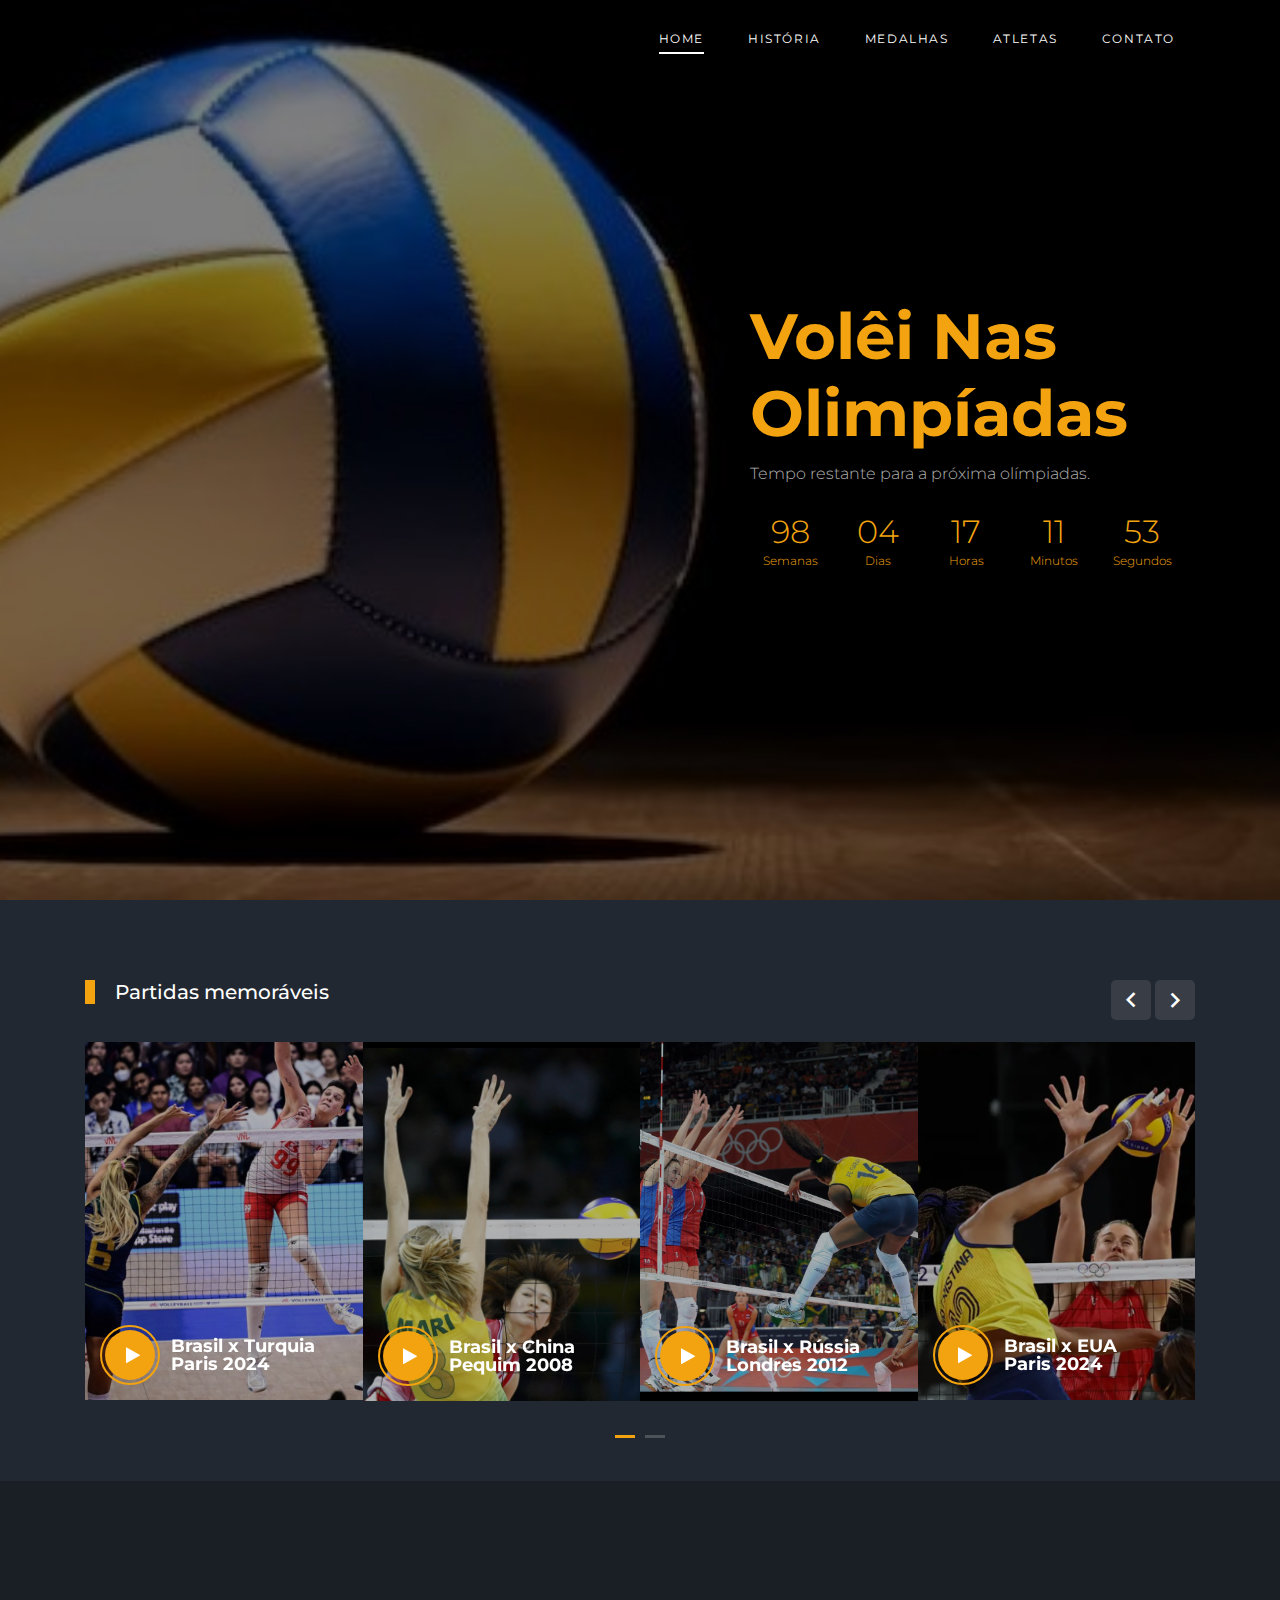
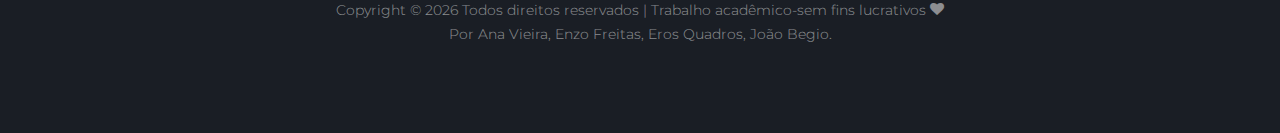
<file: index.html>
<!DOCTYPE html>
<html lang="en">

<head>
  <title>Olimpíadas &mdash; Volêi</title>
  <meta charset="utf-8">
  <meta name="viewport" content="width=device-width, initial-scale=1, shrink-to-fit=no">
  <link rel="icon" type="image/png" href="images/title.png" />

  <link href="https://fonts.googleapis.com/css2?family=Montserrat:wght@400;700&display=swap" rel="stylesheet">

  <link rel="stylesheet" href="fonts/icomoon/style.css">

  <link rel="stylesheet" href="css/bootstrap/bootstrap.css">
  <link rel="stylesheet" href="css/jquery-ui.css">
  <link rel="stylesheet" href="css/owl.carousel.min.css">
  <link rel="stylesheet" href="css/owl.theme.default.min.css">
  <link rel="stylesheet" href="css/owl.theme.default.min.css">

  <link rel="stylesheet" href="css/jquery.fancybox.min.css">

  <link rel="stylesheet" href="css/bootstrap-datepicker.css">

  <link rel="stylesheet" href="fonts/flaticon/font/flaticon.css">

  <link rel="stylesheet" href="css/aos.css">

  <link rel="stylesheet" href="css/style.css">
</head>

<body>
  <div class="site-wrap">
    <div class="site-mobile-menu site-navbar-target">
      <div class="site-mobile-menu-header">
        <div class="site-mobile-menu-close">
          <span class="icon-close2 js-menu-toggle"></span>
        </div>
      </div>
      <div class="site-mobile-menu-body"></div>
    </div>
    <header class="site-navbar py-4" role="banner">
      <div class="container">
        <div class="d-flex align-items-center">
          <div class="site-logo">
            <a href="index.html">
            </a>
          </div>
          <div class="ml-auto">
            <nav class="site-navigation position-relative text-right" role="navigation">
              <ul class="site-menu main-menu js-clone-nav mr-auto d-none d-lg-block">
                <li class="active "><a href="index.html" class="nav-link">Home</a></li>
                <li><a href="matches.html" class="nav-link">História</a></li>
                <li><a href="medalhas.html" class="nav-link">Medalhas</a></li>
                <li><a href="jogadores.html" class="nav-link">Atletas</a></li>
                <li><a href="contact.html" class="nav-link">Contato</a></li>
              </ul>
            </nav>
            <a href="#" class="d-inline-block d-lg-none site-menu-toggle js-menu-toggle text-black float-right text-white"><span
                class="icon-menu h3 text-white"></span></a>
          </div>
        </div>
      </div>
    </header>

    <div class="hero overlay" style="background-image: url('images/bg6.jpg');">
      <div class="container">
        <div class="row align-items-center">
          <div class="col-lg-5 ml-auto">
            <h1 class="text-white">Volêi Nas Olimpíadas </h1>
            <p>Tempo restante para a próxima olímpiadas.</p>
            <div id="date-countdown"></div>
          </div>
        </div>
      </div>
    </div>
    <div class="site-section">
      <div class="container">
        <div class="row">
          <div class="col-6 title-section">
            <h2 class="heading">Partidas memoráveis</h2>
          </div>
          <div class="col-6 text-right">
            <div class="custom-nav">
            <a href="#" class="js-custom-prev-v2"><span class="icon-keyboard_arrow_left"></span></a>
            <span></span>
            <a href="#" class="js-custom-next-v2"><span class="icon-keyboard_arrow_right"></span></a>
            </div>
          </div>
        </div>
        <div class="owl-4-slider owl-carousel">
          <div class="item">
            <div class="video-media">
              <img src="images/ftv2.png" alt="Image" class="img-fluid">
              <a href="https://www.youtube.com/watch?v=a_gPe1SQBMo" class="d-flex play-button align-items-center" target="_blank">
                <span class="icon mr-3">
                  <span class="icon-play"></span>
                </span>
                <div class="caption">
                  <h3 class="m-0">Brasil x Turquia <br>Paris 2024</h3>
                </div>
              </a>
            </div>
          </div>
          <div class="item">
            <div class="video-media">
              <img src="images/ft4.jpg" alt="Image" class="img-fluid">
              <a href="https://www.youtube.com/watch?v=X3l4f5DJeKs" class="d-flex play-button align-items-center" target="_blank">
                <span class="icon mr-3">
                  <span class="icon-play"></span>
                </span>
                <div class="caption">
                  <h3 class="m-0">Brasil x China <br>Pequim 2008 </h3>
                </div>
              </a>
            </div>
          </div>
          <div class="item">
            <div class="video-media">
              <img src="images/ftv1.jpg" alt="Image" class="img-fluid">
              <a href="https://www.youtube.com/watch?v=60EAzrLNEP4" class="d-flex play-button align-items-center" target="_blank">
                <span class="icon mr-3">
                  <span class="icon-play"></span>
                </span>
                <div class="caption">
                  <h3 class="m-0">Brasil x Rússia <br>Londres 2012</h3>
                </div>
              </a>
            </div>
          </div>
          <div class="item">
            <div class="video-media">
              <img src="images/ft7.png" alt="Image" class="img-fluid">
              <a href="https://www.youtube.com/watch?v=vW7zXnRtAkk" class="d-flex play-button align-items-center" target="_blank">
                <span class="icon mr-3">
                  <span class="icon-play"></span>
                </span>
                <div class="caption">
                  <h3 class="m-0">Brasil x EUA <br> Paris 2024</h3>
                </div>
              </a>
            </div>
          </div>
          <div class="item">
            <div class="video-media">
              <img src="images/ftv6.jpg" alt="Image" class="img-fluid">
              <a href="https://www.youtube.com/watch?v=G6x3MX721zI" class="d-flex play-button align-items-center" target="_blank">
                <span class="icon mr-3">
                  <span class="icon-play"></span>
                </span>
                <div class="caption">
                  <h3 class="m-0">Brasil x Cuba<br> Sydney 2000 </h3>
                </div>
              </a>
            </div>
          </div>
         
          <div class="item">
            <div class="video-media">
              <img src="images/ftv3.jpg" alt="Image" class="img-fluid">
              <a href="https://www.youtube.com/watch?v=zLseLHc7IO4" class="d-flex play-button align-items-center" target="_blank">
                <span class="icon mr-3">
                <span class="icon-play"></span>
                </span>
                <div class="caption">
                  <h3 class="m-0">Brasil x EUA <br> Atenas 2004</h3>
                </div>
              </a>
            </div>
          </div>

        </div>

      </div>
    </div>

    <footer class="footer-section">
      <div class="container">
        <div class="row">
        </div>
        <div class="row text-center">
          <div class="col-md-12">
            <div class=" pt-5">
              <p>
                Copyright &copy;
                <script>
                  document.write(new Date().getFullYear());
                </script> Todos direitos reservados  | Trabalho acadêmico-sem fins lucrativos <i class="icon-heart"
                  aria-hidden="true"> <br></i> Por Ana Vieira, Enzo Freitas, Eros Quadros, João Begio.
              </p>
            </div>
          </div>
        </div>
      </div>
    </footer>

  </div>
  <script src="js/jquery-3.3.1.min.js"></script>
  <script src="js/jquery-migrate-3.0.1.min.js"></script>
  <script src="js/jquery-ui.js"></script>
  <script src="js/popper.min.js"></script>
  <script src="js/bootstrap.min.js"></script>
  <script src="js/owl.carousel.min.js"></script>
  <script src="js/jquery.stellar.min.js"></script>
  <script src="js/jquery.countdown.min.js"></script>
  <script src="js/bootstrap-datepicker.min.js"></script>
  <script src="js/jquery.easing.1.3.js"></script>
  <script src="js/aos.js"></script>
  <script src="js/jquery.fancybox.min.js"></script>
  <script src="js/jquery.sticky.js"></script>
  <script src="js/jquery.mb.YTPlayer.min.js"></script>


  <script src="js/main.js"></script>

</body>

</html>
</file>
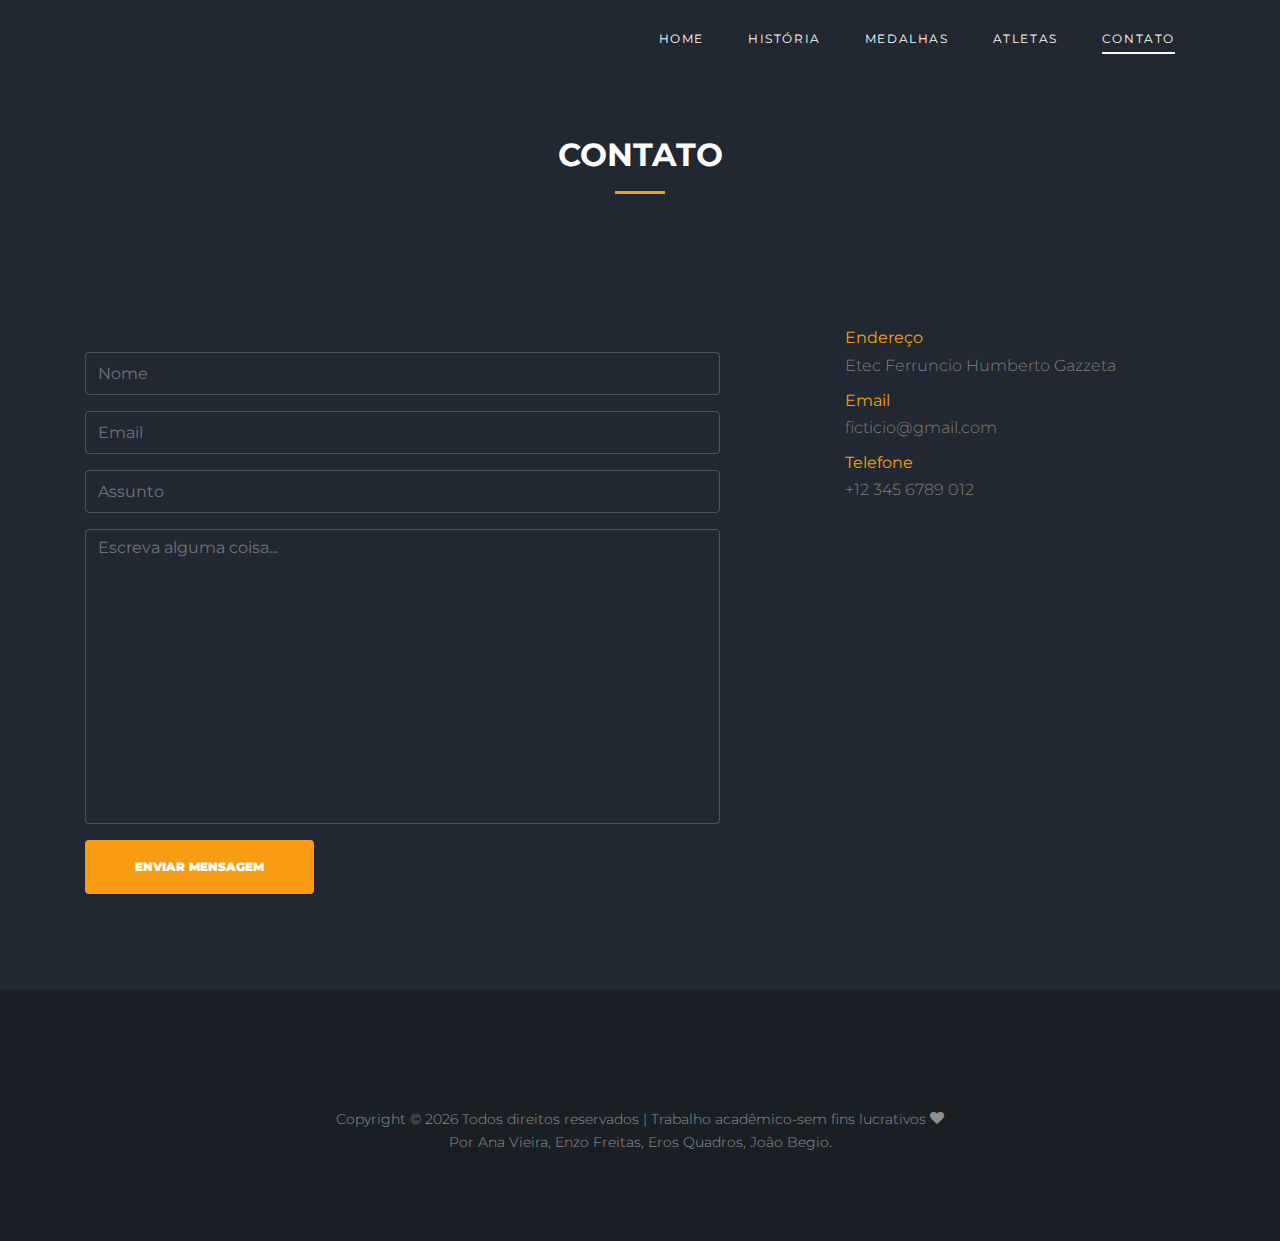
<file: contact.html>
<!DOCTYPE html>
<html lang="pt-lg-0">

<head>
  <title>Olimpíadas &mdash; Volêi</title>
  <meta charset="utf-8">
  <meta name="viewport" content="width=device-width, initial-scale=1, shrink-to-fit=no">

  <link rel="icon" type="image/png" href="images/title.png" />
  <link href="https://fonts.googleapis.com/css2?family=Montserrat:wght@400;700&display=swap" rel="stylesheet">

  <link rel="stylesheet" href="fonts/icomoon/style.css">

  <link rel="stylesheet" href="css/bootstrap/bootstrap.css">
  <link rel="stylesheet" href="css/jquery-ui.css">
  <link rel="stylesheet" href="css/owl.carousel.min.css">
  <link rel="stylesheet" href="css/owl.theme.default.min.css">
  <link rel="stylesheet" href="css/owl.theme.default.min.css">

  <link rel="stylesheet" href="css/jquery.fancybox.min.css">

  <link rel="stylesheet" href="css/bootstrap-datepicker.css">

  <link rel="stylesheet" href="fonts/flaticon/font/flaticon.css">

  <link rel="stylesheet" href="css/aos.css">

  <link rel="stylesheet" href="css/style.css">

  <script src="js/validar.js"></script>


</head>

<body>

  <div class="site-wrap">

    <div class="site-mobile-menu site-navbar-target">
      <div class="site-mobile-menu-header">
        <div class="site-mobile-menu-close">
          <span class="icon-close2 js-menu-toggle"></span>
        </div>
      </div>
      <div class="site-mobile-menu-body"></div>
    </div>


    <header class="site-navbar py-4" role="banner">

      <div class="container">
        <div class="d-flex align-items-center">
          <div class="site-logo">
            <a href="index.html">
            </a>
          </div>
          <div class="ml-auto">
            <nav class="site-navigation position-relative text-right" role="navigation">
              <ul class="site-menu main-menu js-clone-nav mr-auto d-none d-lg-block">
                <li><a href="index.html" class="nav-link">Home</a></li>
                <li><a href="matches.html" class="nav-link">História</a></li>
                <li><a href="medalhas.html" class="nav-link">Medalhas</a></li>
                <li><a href="jogadores.html" class="nav-link">Atletas</a></li>
                <li class="active"><a href="contact.html" class="nav-link">Contato</a></li>
              </ul>
            </nav>

            <a href="#" class="d-inline-block d-lg-none site-menu-toggle js-menu-toggle text-black float-right text-white"><span
                class="icon-menu h3 text-white"></span></a>
          </div>
        </div>
      </div>

    </header>
    <br><br><br><br><br>
    
    <div class="section-title">
      <h2>Contato</h2>
    </div>
  
    <div class="site-section">
      <div class="container">
        <div class="row">
          <div class="col-lg-7">
            <form name="contato" action="#">
              <div class="form-group">
                <br>
                <input type="text" name="nome" class="form-control" placeholder="Nome">
              </div>
              <div class="form-group">
                <input type="email" name="email" class="form-control" placeholder="Email">
              </div>
              <div class="form-group">
                <input type="text" class="form-control" placeholder="Assunto">
              </div>
              <div class="form-group">
                <textarea name="" class="form-control" id="textarea" cols="30" rows="10" placeholder="Escreva alguma coisa..."></textarea>
              </div>
              <div class="form-group">
                <input type="submit" onclick="return validar()" class="btn btn-primary py-3 px-5" value="Enviar mensagem">
              </div>
            </form>  
          </div>
          <div class="col-lg-4 ml-auto">
            
            <ul class="list-unstyled">
              <li class="mb-2">
                <strong class="text-white d-block">Endereço</strong>
                Etec Ferruncio Humberto Gazzeta <br>
              </li>
              <li class="mb-2">
                <strong class="text-white d-block">Email</strong>
                ficticio@gmail.com
              <li class="mb-2">
                <strong class="text-white d-block">
                  Telefone
                </strong>
                +12 345 6789 012
              </li>
            </ul>
          
          <div class="map-container" style="margin-top: 20px;">
            <iframe
              width="100%"
             src="https://www.google.com/maps/embed?pb=!1m18!1m12!1m3!1d3677.9789886371586!2d-47.31741702499529!3d-22.803242434178106!2m3!1f0!2f0!3f0!3m2!1i1024!2i768!4f13.1!3m3!1m2!1s0x94c899b86ab3a28d%3A0x3c4a754f5fdcc28b!2sEscola%20T%C3%A9cnica%20Estadual%20Ferrucio%20Humberto%20Gazzetta%20-%20Nova%20Odessa!5e0!3m2!1spt-BR!2sbr!4v1729300434256!5m2!1spt-BR!2sbr" 
              height="300"
              style="border:0;"
              allowfullscreen=""
              
              loading="lazy"></iframe>
          </div>
        </div>
        </div>
      </div>
    </div>


            </div>
          </div>

          <footer class="footer-section">
            <div class="container">
              <div class="row">
              </div>
              <div class="row text-center">
                <div class="col-md-12">
                  <div class=" pt-5">
                    <p>
                      Copyright &copy;
                      <script>
                        document.write(new Date().getFullYear());
                      </script> Todos direitos reservados  | Trabalho acadêmico-sem fins lucrativos <i class="icon-heart"
                        aria-hidden="true"> <br></i> Por Ana Vieira, Enzo Freitas, Eros Quadros, João Begio.
                    </p>
                  </div>
                </div>
              </div>
            </div>
          </footer>



  </div>
  <!-- .site-wrap -->

  <script src="js/jquery-3.3.1.min.js"></script>
  <script src="js/jquery-migrate-3.0.1.min.js"></script>
  <script src="js/jquery-ui.js"></script>
  <script src="js/popper.min.js"></script>
  <script src="js/bootstrap.min.js"></script>
  <script src="js/owl.carousel.min.js"></script>
  <script src="js/jquery.stellar.min.js"></script>
  <script src="js/jquery.countdown.min.js"></script>
  <script src="js/bootstrap-datepicker.min.js"></script>
  <script src="js/jquery.easing.1.3.js"></script>
  <script src="js/aos.js"></script>
  <script src="js/jquery.fancybox.min.js"></script>
  <script src="js/jquery.sticky.js"></script>
  <script src="js/jquery.mb.YTPlayer.min.js"></script>


  <script src="js/main.js"></script>

</body>

</html>
</file>
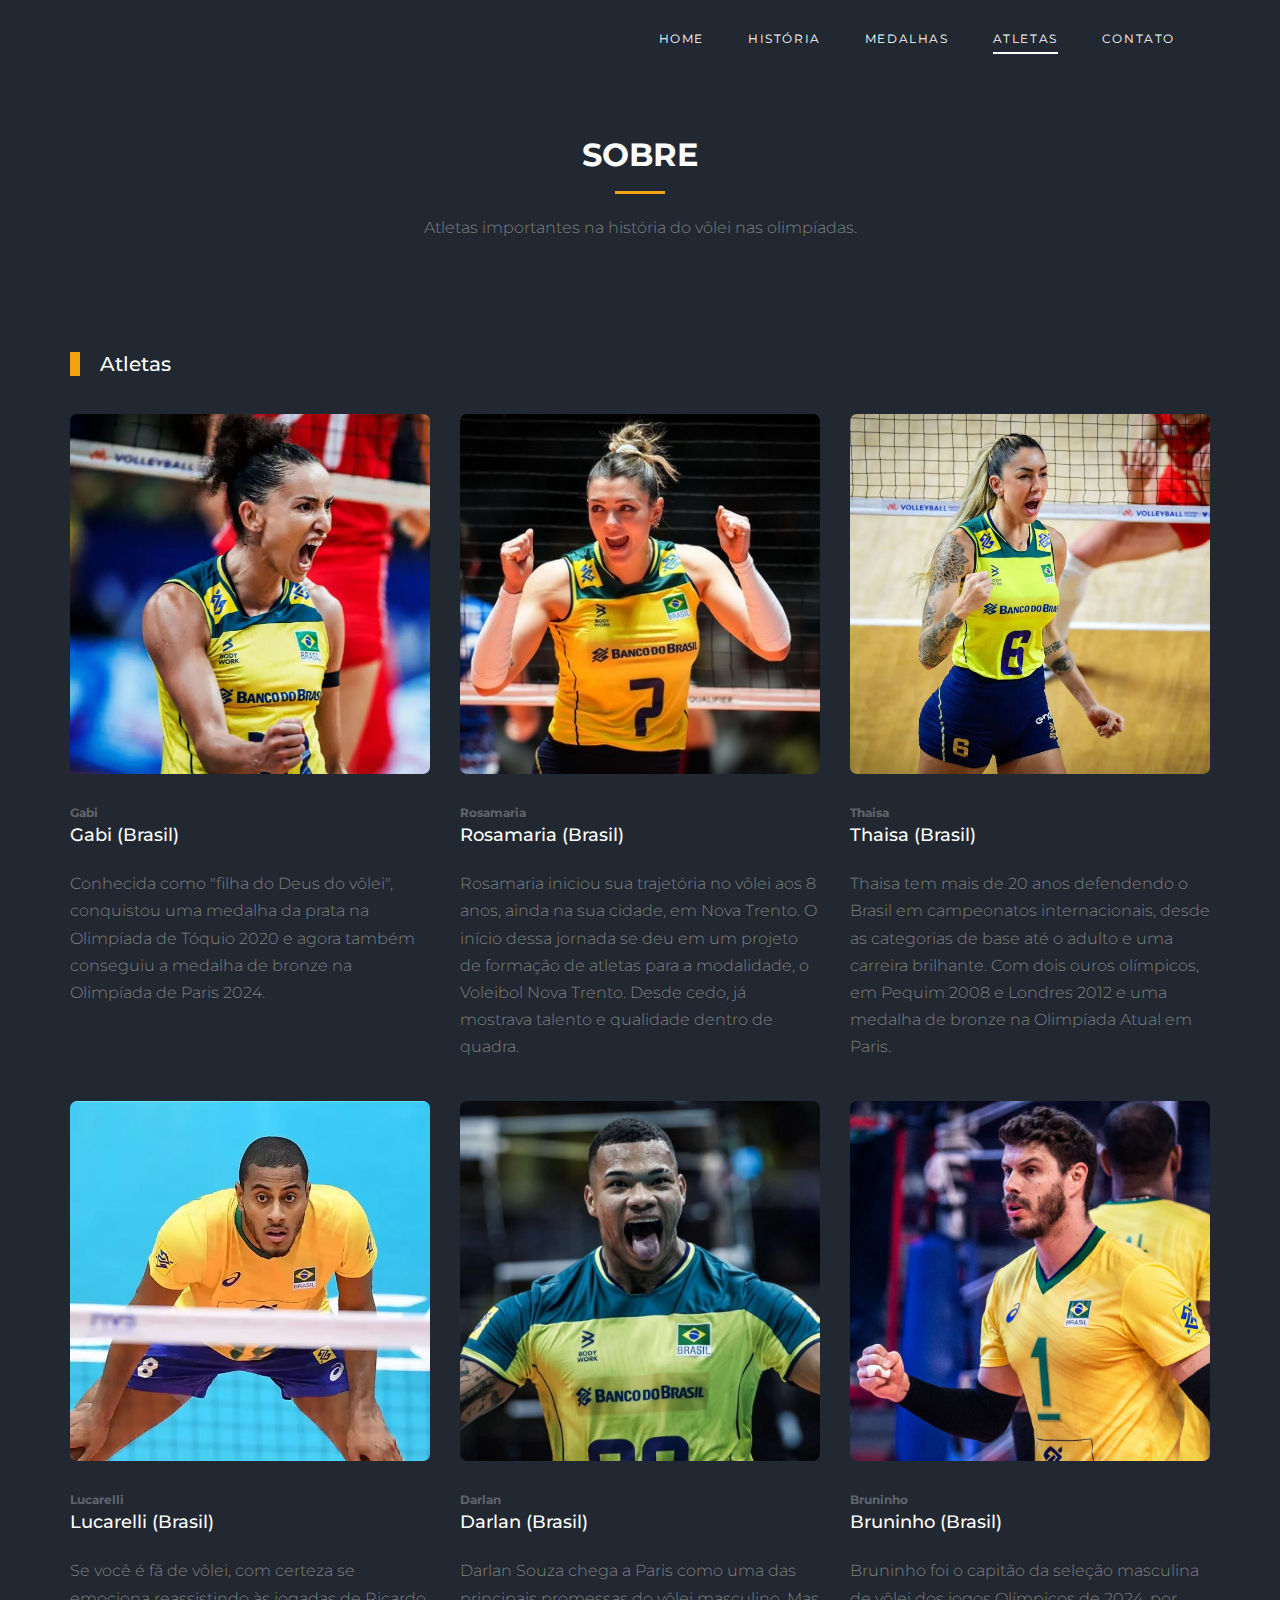
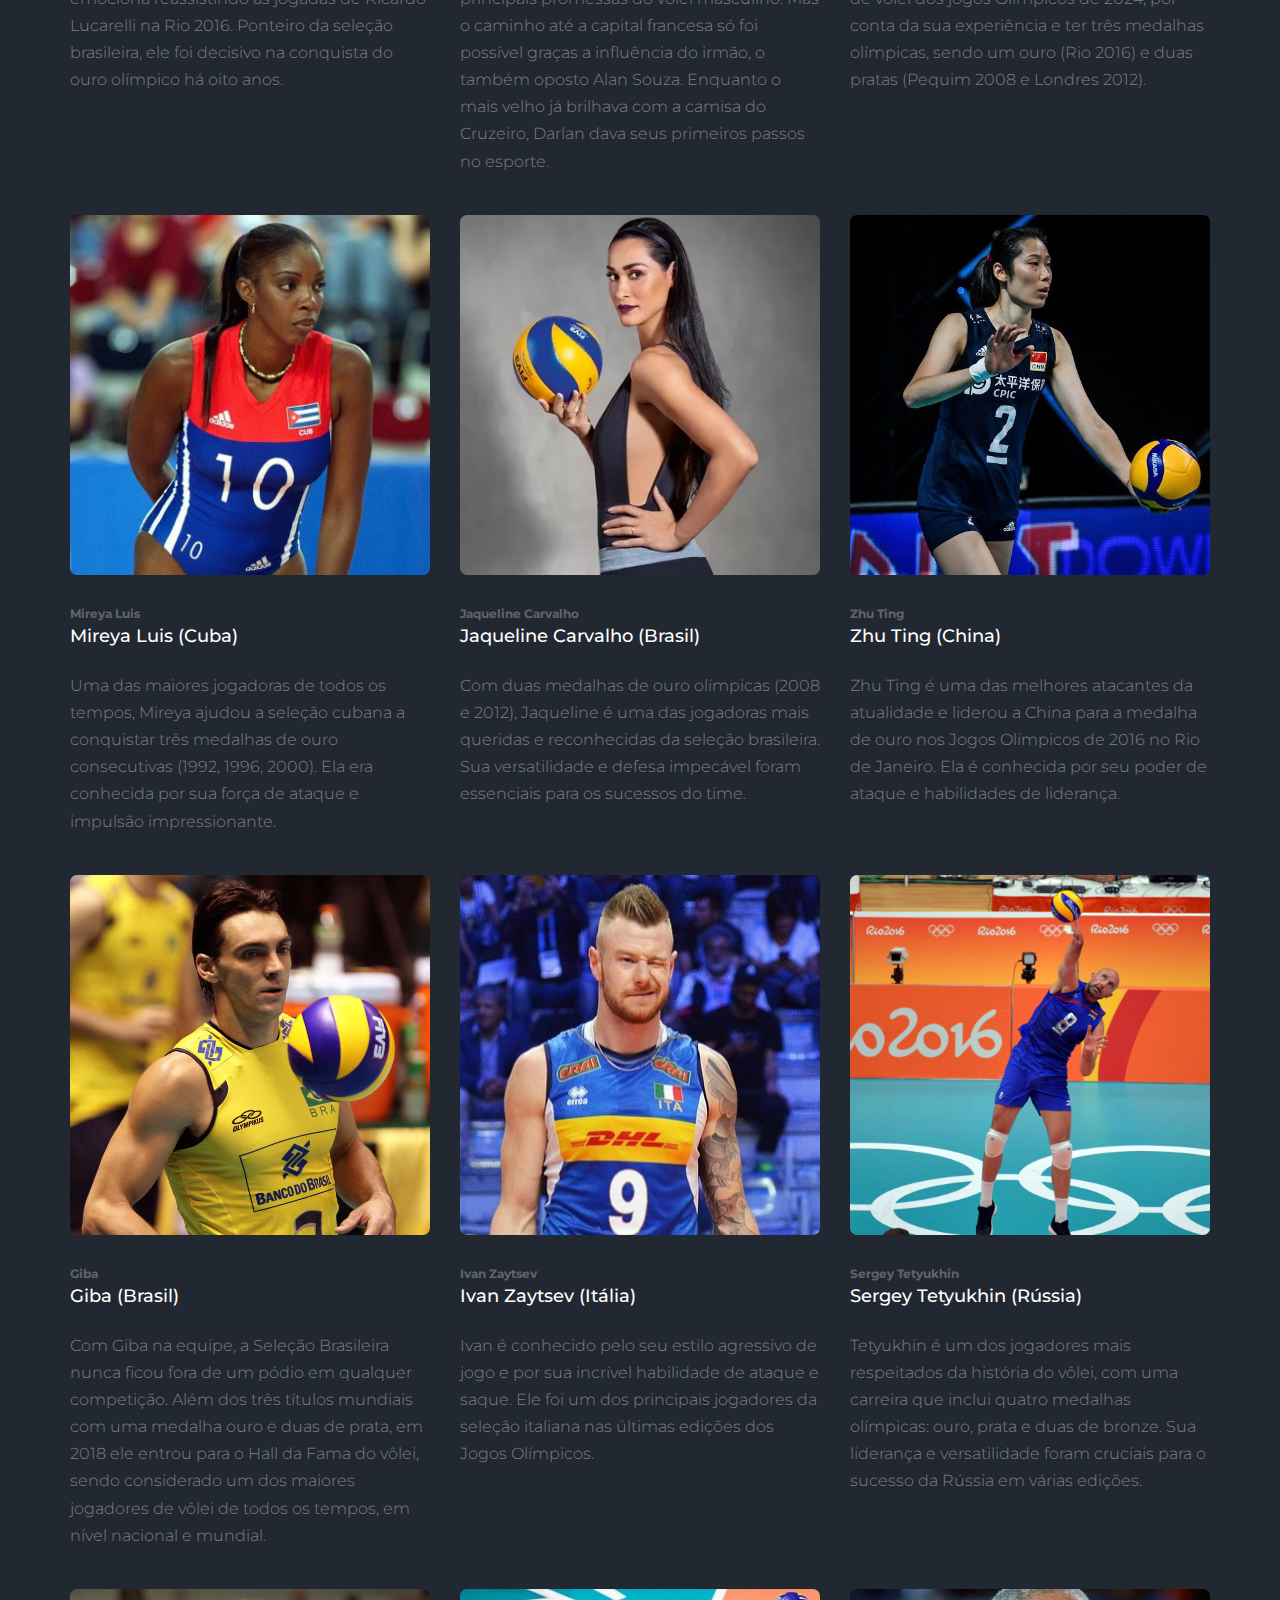
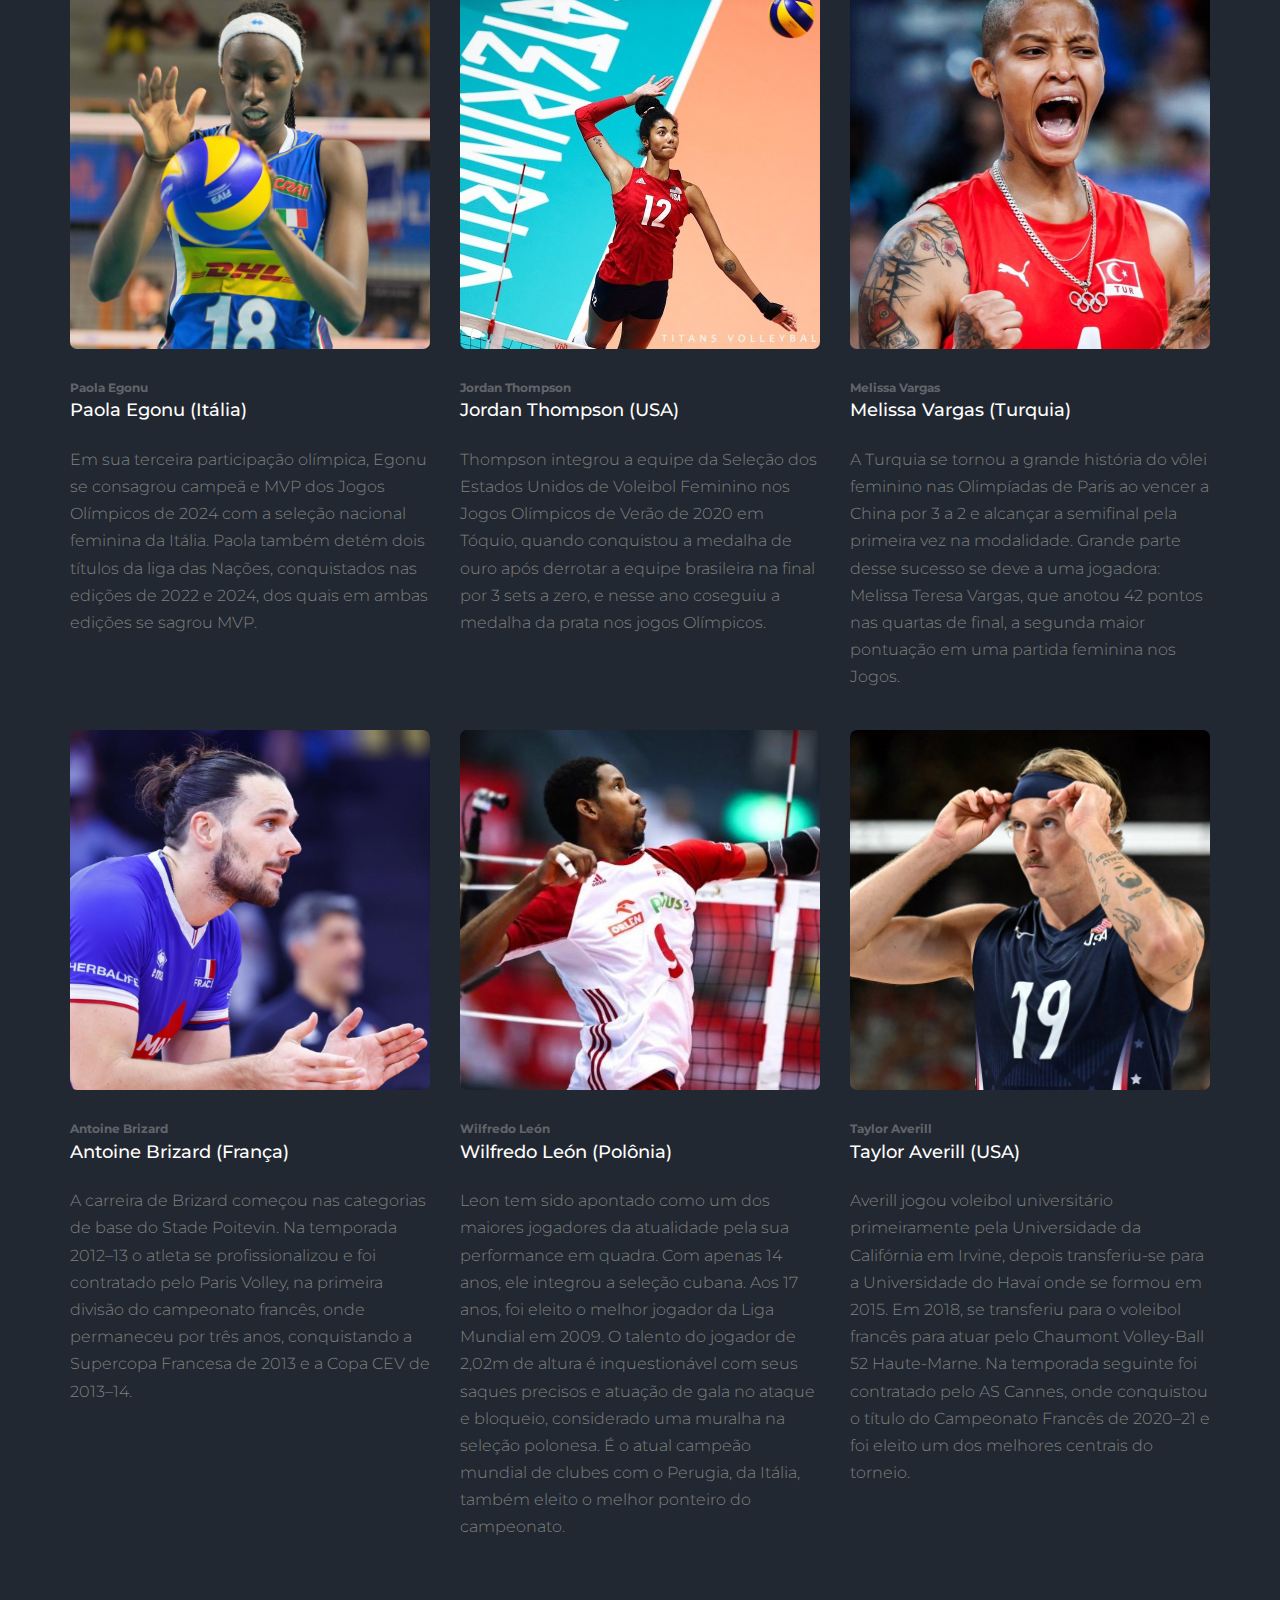
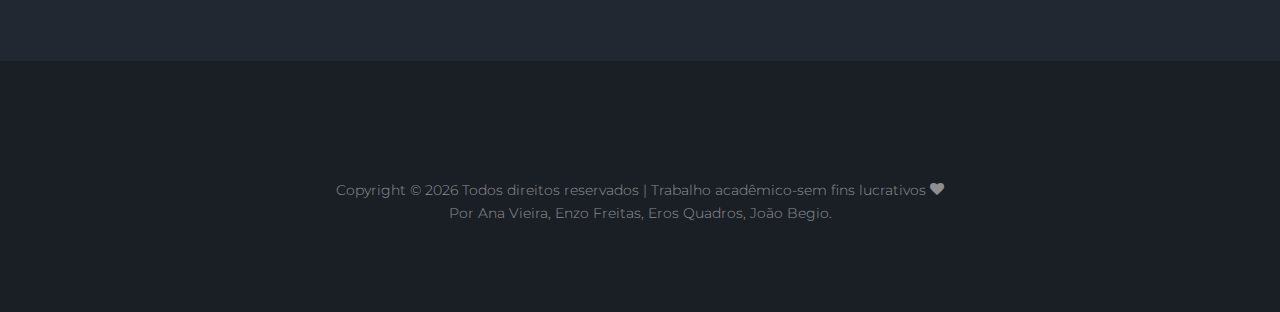
<file: jogadores.html>
<!DOCTYPE html>
<html lang="en">

<head>
  <title>Olimpíadas &mdash; Volêi</title>
  <meta charset="utf-8">
  <meta name="viewport" content="width=device-width, initial-scale=1, shrink-to-fit=no">

  <link rel="icon" type="image/png" href="images/title.png" />
  <link href="https://fonts.googleapis.com/css2?family=Montserrat:wght@400;700&display=swap" rel="stylesheet">

  <link rel="stylesheet" href="fonts/icomoon/style.css">

  <link rel="stylesheet" href="css/bootstrap/bootstrap.css">
  <link rel="stylesheet" href="css/jquery-ui.css">
  <link rel="stylesheet" href="css/owl.carousel.min.css">
  <link rel="stylesheet" href="css/owl.theme.default.min.css">
  <link rel="stylesheet" href="css/owl.theme.default.min.css">

  <link rel="stylesheet" href="css/jquery.fancybox.min.css">

  <link rel="stylesheet" href="css/bootstrap-datepicker.css">

  <link rel="stylesheet" href="fonts/flaticon/font/flaticon.css">

  <link rel="stylesheet" href="css/aos.css">

  <link rel="stylesheet" href="css/style.css">



</head>

<body>

  <div class="site-wrap">

    <div class="site-mobile-menu site-navbar-target">
      <div class="site-mobile-menu-header">
        <div class="site-mobile-menu-close">
          <span class="icon-close2 js-menu-toggle"></span>
        </div>
      </div>
      <div class="site-mobile-menu-body"></div>
    </div>


    <header class="site-navbar py-4" role="banner">

      <div class="container">
        <div class="d-flex align-items-center">
          <div class="site-logo">
            <a href="index.html">
              
            </a>
          </div>
          <div class="ml-auto">
            <nav class="site-navigation position-relative text-right" role="navigation">
              <ul class="site-menu main-menu js-clone-nav mr-auto d-none d-lg-block">
                <li><a href="index.html" class="nav-link">Home</a></li>
                <li><a href="matches.html" class="nav-link">História</a></li>
                <li><a href="medalhas.html" class="nav-link">Medalhas</a></li>
                <li class="active"><a href="jogadores.html" class="nav-link">Atletas</a></li>
                <li><a href="contact.html" class="nav-link">Contato</a></li>
              </ul>
            </nav>

            <a href="#" class="d-inline-block d-lg-none site-menu-toggle js-menu-toggle text-black float-right text-white"><span
                class="icon-menu h3 text-white"></span></a>
          </div>
        </div>
      </div>

    </header>
    <br><br><br><br><br>
    
    <div class="section-title">
      <h2>Sobre</h2>
      <p>Atletas importantes na história do vôlei nas olimpíadas.</p>
    </div>
    
    
    <div class="container site-section">
      <div class="row">
        <div class="col-6 title-section">
          <h2 class="heading">Atletas</h2>
        </div>
      </div>
      <div class="row">
        <div class="col-lg-4 mb-4">
          <div class="custom-media d-block">
            <div class="img mb-4">
              <img src="images/gabi.jpg" alt="Image" class="img-fluid">
            </div>
            <div class="text">
              <span class="meta">Gabi</span>
              <h3 class="mb-4"><a href="#">Gabi (Brasil)</a></h3>
              <p>Conhecida como "filha do Deus do vôlei", conquistou uma medalha da prata na Olimpíada de Tóquio 2020 e agora também conseguiu a medalha de bronze na Olimpíada de Paris 2024. </p>
              
            </div>
          </div>
        </div>
        <div class="col-lg-4 mb-4">
          <div class="custom-media d-block">
            <div class="img mb-4">
              <img src="images/rosamaria.jpg" alt="Image" class="img-fluid">
            </div>
            <div class="text">
              <span class="meta">Rosamaria</span>
              <h3 class="mb-4"><a href="#">Rosamaria (Brasil)</a></h3>
              <p>Rosamaria iniciou sua trajetória no vôlei aos 8 anos, ainda na sua cidade, em Nova Trento. O início dessa jornada se deu em um projeto de formação de atletas para a modalidade, o Voleibol Nova Trento. Desde cedo, já mostrava talento e qualidade dentro de quadra.</p>
              
            </div>
          </div>
        </div>
        <div class="col-lg-4 mb-4">
          <div class="custom-media d-block">
            <div class="img mb-4">
              <img src="images/thaisa.jpg" alt="Image" class="img-fluid">
            </div>
            <div class="text">
              <span class="meta">Thaisa</span>
              <h3 class="mb-4"><a href="#">Thaisa (Brasil)</a></h3>
              <p>Thaisa tem mais de 20 anos defendendo o Brasil em campeonatos internacionais, desde as categorias de base até o adulto e uma carreira brilhante. Com dois ouros olímpicos, em Pequim 2008 e Londres 2012 e uma medalha de bronze na Olimpíada Atual em Paris.</p>
              
            </div>
          </div>
        </div>
        <div class="col-lg-4 mb-4">
          <div class="custom-media d-block">
            <div class="img mb-4">
              <img src="images/lucarelli.jpg" alt="Image" class="img-fluid">
            </div>
            <div class="text">
              <span class="meta">Lucarelli</span>
              <h3 class="mb-4"><a href="#">Lucarelli (Brasil)</a></h3>
              <p>Se você é fã de vôlei, com certeza se emociona reassistindo às jogadas de Ricardo Lucarelli na Rio 2016. Ponteiro da seleção brasileira, ele foi decisivo na conquista do ouro olímpico há oito anos.</p>
              
            </div>
          </div>
        </div>
        <div class="col-lg-4 mb-4">
          <div class="custom-media d-block">
            <div class="img mb-4">
              <img src="images/darlan.jpg" alt="Image" class="img-fluid">
            </div>
            <div class="text">
              <span class="meta">Darlan</span>
              <h3 class="mb-4"><a href="#">Darlan (Brasil)</a></h3>
              <p>Darlan Souza chega a Paris como uma das principais promessas do vôlei masculino. Mas o caminho até a capital francesa só foi possível graças a influência do irmão, o também oposto Alan Souza. Enquanto o mais velho já brilhava com a camisa do Cruzeiro, Darlan dava seus primeiros passos no esporte.</p>
              
            </div>
          </div>
        </div>
        <div class="col-lg-4 mb-4">
          <div class="custom-media d-block">
            <div class="img mb-4">
              <img src="images/bruninho.jpg" alt="Image" class="img-fluid">
            </div>
            <div class="text">
              <span class="meta">Bruninho</span>
              <h3 class="mb-4"><a href="#">Bruninho (Brasil)</a></h3>
              <p>Bruninho foi o capitão da seleção masculina de vôlei dos jogos Olímpicos de 2024, por conta da sua experiência e ter três medalhas olímpicas, sendo um ouro (Rio 2016) e duas pratas (Pequim 2008 e Londres 2012).</p>
              
            </div>
          </div>
        </div>
        <div class="col-lg-4 mb-4">
          <div class="custom-media d-block">
            <div class="img mb-4">
              <img src="images/miii.jpg" alt="Image" class="img-fluid">
            </div>
            <div class="text">
              <span class="meta">Mireya Luis</span>
              <h3 class="mb-4"><a href="#">Mireya Luis (Cuba)</a></h3>
              <p>Uma das maiores jogadoras de todos os tempos, Mireya ajudou a seleção cubana a conquistar três medalhas de ouro consecutivas (1992, 1996, 2000). Ela era conhecida por sua força de ataque e impulsão impressionante.</p>
              
            </div>
          </div>
        </div>
        <div class="col-lg-4 mb-4">
          <div class="custom-media d-block">
            <div class="img mb-4">
              <img src="images/JAQ.JPG" alt="Image" class="img-fluid">
            </div>
            <div class="text">
              <span class="meta">Jaqueline Carvalho</span>
              <h3 class="mb-4"><a href="#">Jaqueline Carvalho (Brasil) </a></h3>
              <p> Com duas medalhas de ouro olímpicas (2008 e 2012), Jaqueline é uma das jogadoras mais queridas e reconhecidas da seleção brasileira. Sua versatilidade e defesa impecável foram essenciais para os sucessos do time.</p>
              
            </div>
          </div>
        </div>

        <div class="col-lg-4 mb-4">
          <div class="custom-media d-block">
            <div class="img mb-4">
              <img src="images/CHINES.JPG" alt="Image" class="img-fluid">
            </div>
            <div class="text">
              <span class="meta">Zhu Ting</span>
              <h3 class="mb-4"><a href="#">Zhu Ting (China)</a></h3>
              <p> Zhu Ting é uma das melhores atacantes da atualidade e liderou a China para a medalha de ouro nos Jogos Olímpicos de 2016 no Rio de Janeiro. Ela é conhecida por seu poder de ataque e habilidades de liderança.</p>
              
            </div>
          </div>
        </div>
        <div class="col-lg-4 mb-4">
          <div class="custom-media d-block">
            <div class="img mb-4">
              <img src="images/GIBAA.PNG" alt="Image" class="img-fluid">
            </div>
            <div class="text">
              <span class="meta">Giba</span>
              <h3 class="mb-4"><a href="#">Giba (Brasil)</a></h3>
              <p>Com Giba na equipe, a Seleção Brasileira nunca ficou fora de um pódio em qualquer competição. Além dos três títulos mundiais com uma medalha ouro e duas de prata, em 2018 ele entrou para o Hall da Fama do vôlei, sendo considerado um dos maiores jogadores de vôlei de todos os tempos, em nível nacional e mundial.</p>
              
            </div>
          </div>
        </div>
        
        <div class="col-lg-4 mb-4">
          <div class="custom-media d-block">
            <div class="img mb-4">
              <img src="images/MOICANO.JPG" alt="Image" class="img-fluid">
            </div>
            <div class="text">
              <span class="meta">Ivan Zaytsev</span>
              <h3 class="mb-4"><a href="#">Ivan Zaytsev (Itália)</a></h3>
              <p>Ivan é conhecido pelo seu estilo agressivo de jogo e por sua incrível habilidade de ataque e saque. Ele foi um dos principais jogadores da seleção italiana nas últimas edições dos Jogos Olímpicos.</p>
              
            </div>
          </div>
        </div>
        <div class="col-lg-4 mb-4">
          <div class="custom-media d-block">
            <div class="img mb-4">
              <img src="images/TERRRORISTA.JPG" alt="Image" class="img-fluid">
            </div>
            <div class="text">
              <span class="meta">Sergey Tetyukhin</span>
              <h3 class="mb-4"><a href="#">Sergey Tetyukhin (Rússia)</a></h3>
              <p>Tetyukhin é um dos jogadores mais respeitados da história do vôlei, com uma carreira que inclui quatro medalhas olímpicas: ouro, prata e duas de bronze. Sua liderança e versatilidade foram cruciais para o sucesso da Rússia em várias edições.</p>
            </div>
          </div>
        </div>

      <div class="col-lg-4 mb-4">
        <div class="custom-media d-block">
          <div class="img mb-4">
            <img src="images/paola.jpg" alt="Image" class="img-fluid">
          </div>
          <div class="text">
            <span class="meta">Paola Egonu</span>
            <h3 class="mb-4"><a href="#">Paola Egonu (Itália)</a></h3>
            <p>Em sua terceira participação olímpica, Egonu se consagrou campeã e MVP dos Jogos Olímpicos de 2024 com a seleção nacional feminina da Itália. Paola também detém dois títulos da liga das Nações, conquistados nas edições de 2022 e 2024, dos quais em ambas edições se sagrou MVP.  </p>
            
          </div>
        </div>
      </div>
      <div class="col-lg-4 mb-4">
        <div class="custom-media d-block">
          <div class="img mb-4">
            <img src="images/thompson.jpg" alt="Image" class="img-fluid">
          </div>
          <div class="text">
            <span class="meta">Jordan Thompson</span>
            <h3 class="mb-4"><a href="#">Jordan Thompson (USA)</a></h3>
            <p>Thompson integrou a equipe da Seleção dos Estados Unidos de Voleibol Feminino nos Jogos Olímpicos de Verão de 2020 em Tóquio, quando conquistou a medalha de ouro após derrotar a equipe brasileira na final por 3 sets a zero, e nesse ano coseguiu a medalha da prata nos jogos Olímpicos.</p>
            
          </div>
        </div>
      </div>
      <div class="col-lg-4 mb-4">
        <div class="custom-media d-block">
          <div class="img mb-4">
            <img src="images/vargas.jpg" alt="Image" class="img-fluid">
          </div>
          <div class="text">
            <span class="meta">Melissa Vargas</span>
            <h3 class="mb-4"><a href="#">Melissa Vargas (Turquia)</a></h3>
            <p>A Turquia se tornou a grande história do vôlei feminino nas Olimpíadas de Paris ao vencer a China por 3 a 2 e alcançar a semifinal pela primeira vez na modalidade. Grande parte desse sucesso se deve a uma jogadora: Melissa Teresa Vargas, que anotou 42 pontos nas quartas de final, a segunda maior pontuação em uma partida feminina nos Jogos.</p>
            
          </div>
        </div>
      </div>
      <div class="col-lg-4 mb-4">
        <div class="custom-media d-block">
          <div class="img mb-4">
            <img src="images/brizard.jpg" alt="Image" class="img-fluid">
          </div>
          <div class="text">
            <span class="meta">Antoine Brizard</span>
            <h3 class="mb-4"><a href="#">Antoine Brizard (França)</a></h3>
            <p>A carreira de Brizard começou nas categorias de base do Stade Poitevin. Na temporada 2012–13 o atleta se profissionalizou e foi contratado pelo Paris Volley, na primeira divisão do campeonato francês, onde permaneceu por três anos, conquistando a Supercopa Francesa de 2013 e a Copa CEV de 2013–14.</p>
            
          </div>
        </div>
      </div>
      <div class="col-lg-4 mb-4">
        <div class="custom-media d-block">
          <div class="img mb-4">
            <img src="images/leon.jpg" alt="Image" class="img-fluid">
          </div>
          <div class="text">
            <span class="meta">Wilfredo León</span>
            <h3 class="mb-4"><a href="#">Wilfredo León (Polônia)</a></h3>
            <p>Leon tem sido apontado como um dos maiores jogadores da atualidade pela sua performance em quadra. Com apenas 14 anos, ele integrou a seleção cubana. Aos 17 anos, foi eleito o melhor jogador da Liga Mundial em 2009. O talento do jogador de 2,02m de altura é inquestionável com seus saques precisos e atuação de gala no ataque e bloqueio, considerado uma muralha na seleção polonesa. É o atual campeão mundial de clubes com o Perugia, da Itália, também eleito o melhor ponteiro do campeonato.</p>
            
          </div>
        </div>
      </div>
      <div class="col-lg-4 mb-4">
        <div class="custom-media d-block">
          <div class="img mb-4">
            <img src="images/averill.jpg" alt="Image" class="img-fluid">
          </div>
          <div class="text">
            <span class="meta">Taylor Averill</span>
            <h3 class="mb-4"><a href="#">Taylor Averill (USA)</a></h3>
            <p>Averill jogou voleibol universitário primeiramente pela Universidade da Califórnia em Irvine, depois transferiu-se para a Universidade do Havaí onde se formou em 2015. Em 2018, se transferiu para o voleibol francês para atuar pelo Chaumont Volley-Ball 52 Haute-Marne. Na temporada seguinte foi contratado pelo AS Cannes, onde conquistou o título do Campeonato Francês de 2020–21 e foi eleito um dos melhores centrais do torneio.</p>
            
          </div>
        </div>
      </div>

    </div>

</div>
</div>
</div>
</div> <!-- .site-section -->

    
    



<footer class="footer-section">
  <div class="container">
    <div class="row">
    </div>
    <div class="row text-center">
      <div class="col-md-12">
        <div class=" pt-5">
          <p>
            Copyright &copy;
            <script>
              document.write(new Date().getFullYear());
            </script> Todos direitos reservados  | Trabalho acadêmico-sem fins lucrativos <i class="icon-heart"
              aria-hidden="true"> <br></i> Por Ana Vieira, Enzo Freitas, Eros Quadros, João Begio.
          </p>
        </div>
      </div>
    </div>
  </div>
</footer>




  </div>
  <!-- .site-wrap -->

  <script src="js/jquery-3.3.1.min.js"></script>
  <script src="js/jquery-migrate-3.0.1.min.js"></script>
  <script src="js/jquery-ui.js"></script>
  <script src="js/popper.min.js"></script>
  <script src="js/bootstrap.min.js"></script>
  <script src="js/owl.carousel.min.js"></script>
  <script src="js/jquery.stellar.min.js"></script>
  <script src="js/jquery.countdown.min.js"></script>
  <script src="js/bootstrap-datepicker.min.js"></script>
  <script src="js/jquery.easing.1.3.js"></script>
  <script src="js/aos.js"></script>
  <script src="js/jquery.fancybox.min.js"></script>
  <script src="js/jquery.sticky.js"></script>
  <script src="js/jquery.mb.YTPlayer.min.js"></script>


  <script src="js/main.js"></script>

</body>

</html>
</file>
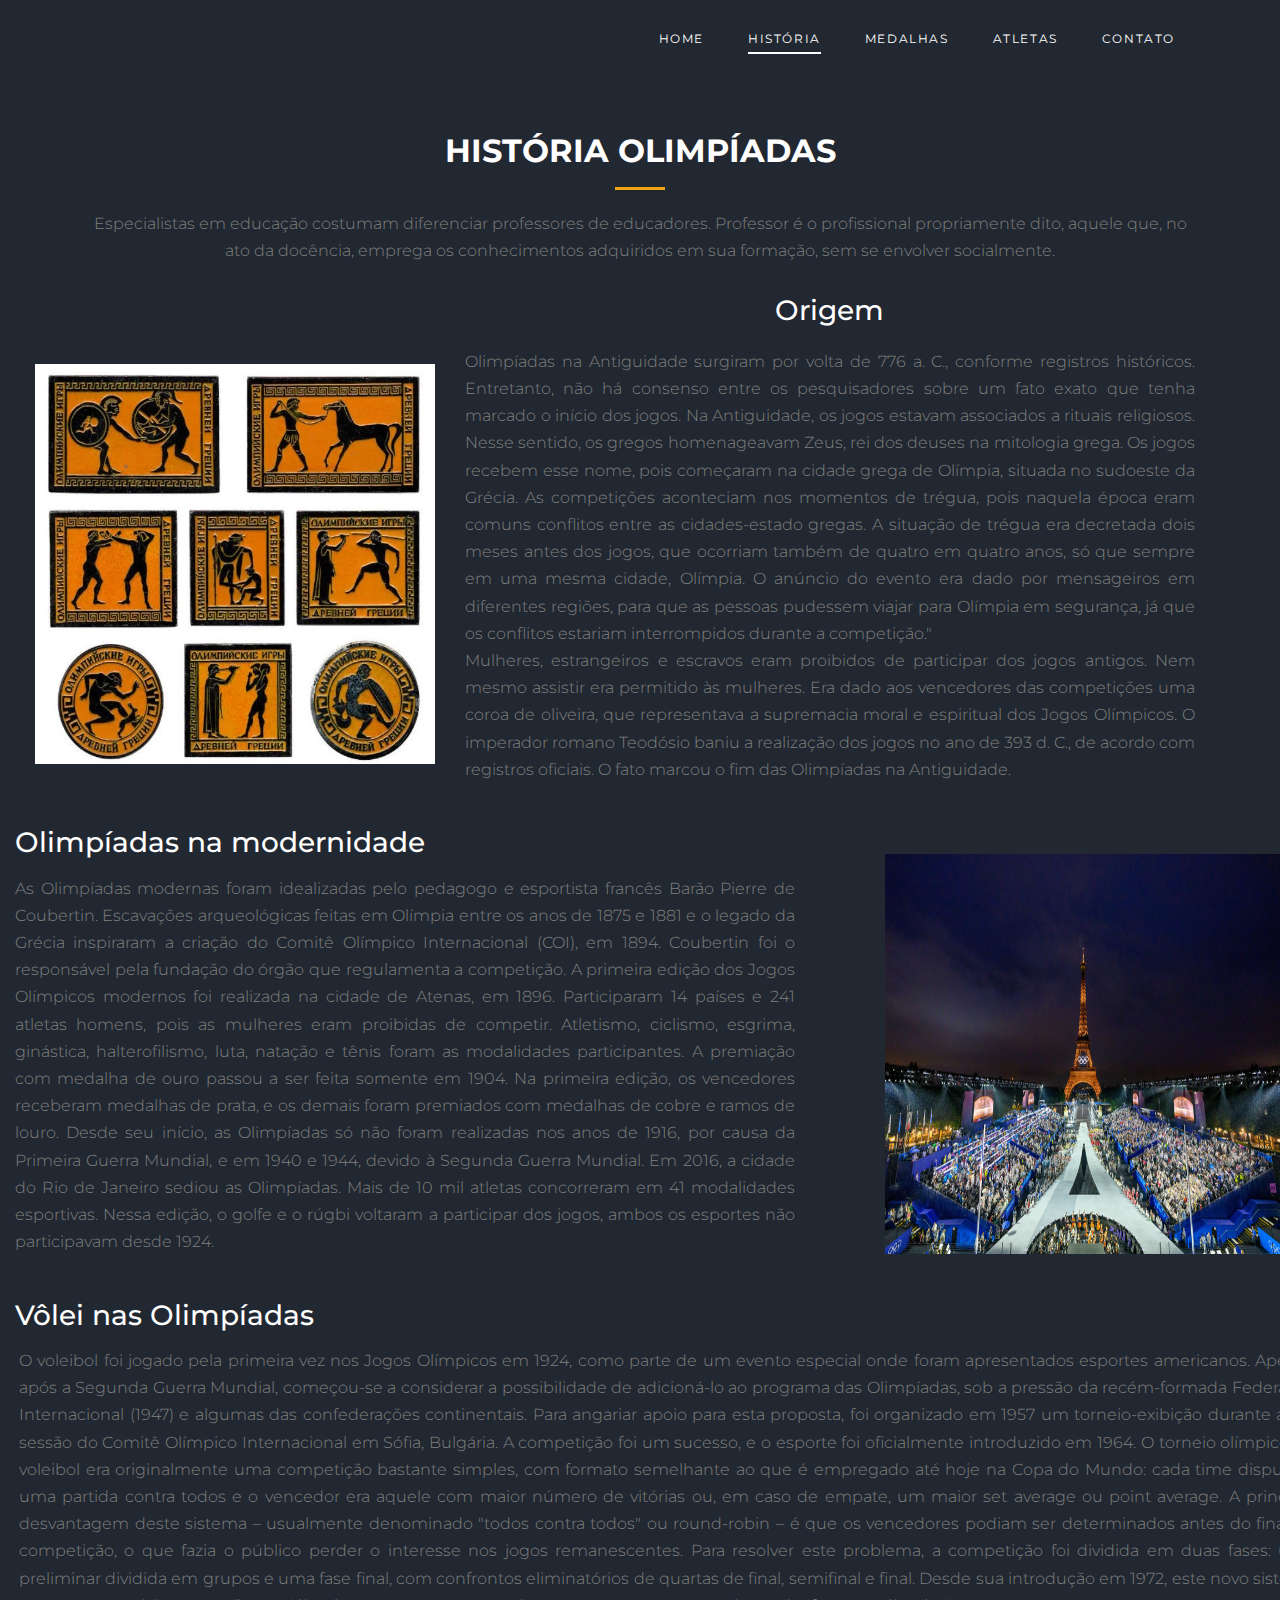
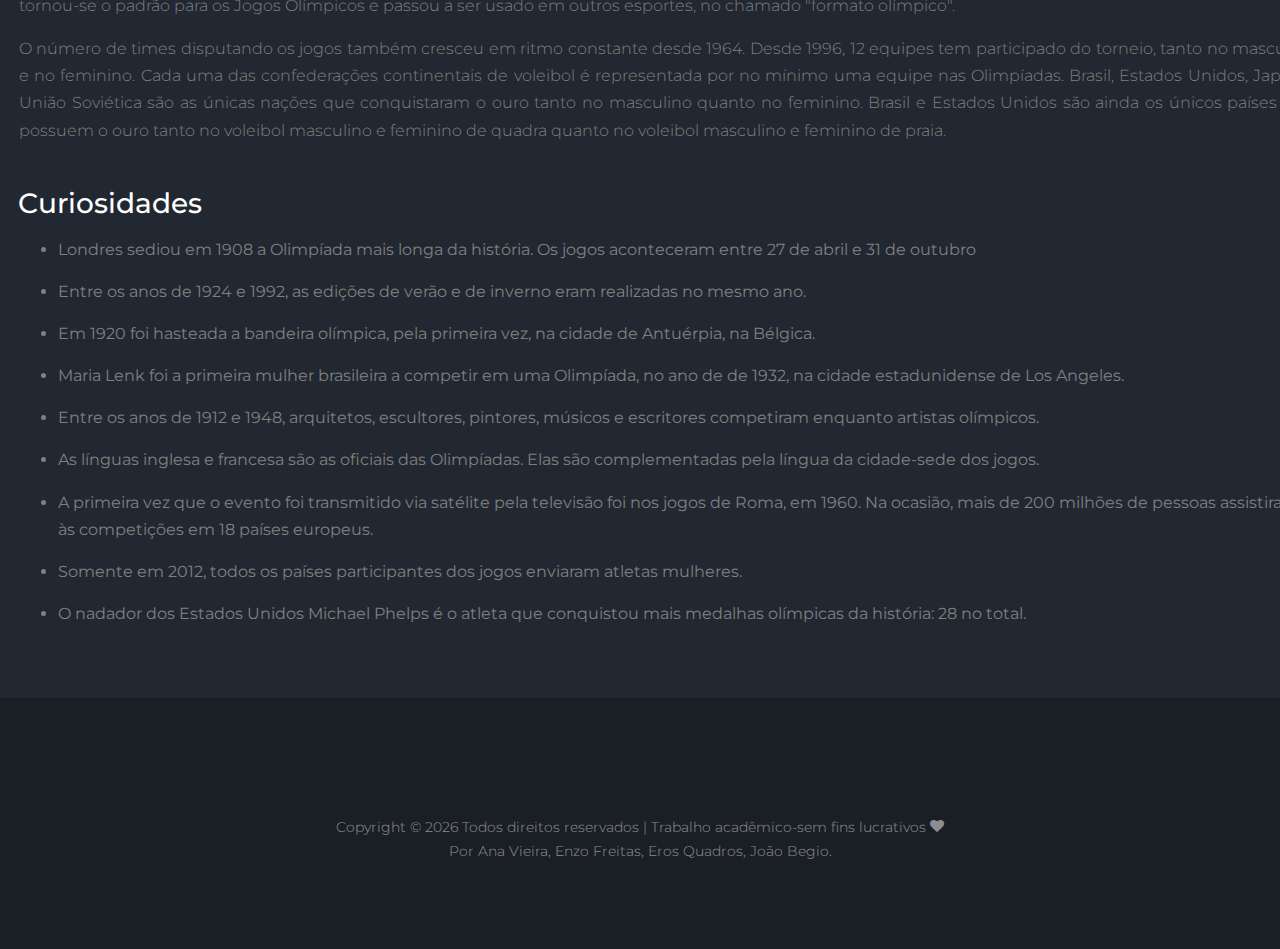
<file: matches.html>
<!DOCTYPE html>
<html lang="pt-lg-0">

<head>
  <title>Olimpíadas &mdash; Volêi</title>
  <meta charset="utf-8">
  <meta name="viewport" content="width=device-width, initial-scale=1, shrink-to-fit=no">

  <link rel="icon" type="image/png" href="images/title.png" />
  <link href="https://fonts.googleapis.com/css2?family=Montserrat:wght@400;700&display=swap" rel="stylesheet">

  <link rel="stylesheet" href="fonts/icomoon/style.css">

  <link rel="stylesheet" href="css/bootstrap/bootstrap.css">
  <link rel="stylesheet" href="css/jquery-ui.css">
  <link rel="stylesheet" href="css/owl.carousel.min.css">
  <link rel="stylesheet" href="css/owl.theme.default.min.css">
  <link rel="stylesheet" href="css/owl.theme.default.min.css">

  <link rel="stylesheet" href="css/jquery.fancybox.min.css">

  <link rel="stylesheet" href="css/bootstrap-datepicker.css">

  <link rel="stylesheet" href="fonts/flaticon/font/flaticon.css">

  <link rel="stylesheet" href="css/aos.css">

  <link rel="stylesheet" href="css/style.css">
</head>
<body>
  <div class="site-wrap">
    <div class="site-mobile-menu site-navbar-target">
      <div class="site-mobile-menu-header">
        <div class="site-mobile-menu-close">
          <span class="icon-close2 js-menu-toggle"></span>
        </div>
      </div>
      <div class="site-mobile-menu-body"></div>
    </div>

    <header class="site-navbar py-4" role="banner">
      <div class="container">
        <div class="d-flex align-items-center">
          <div class="site-logo">
            <a href="index.html">   
            </a>
          </div>
          <div class="ml-auto">
            <nav class="site-navigation position-relative text-right" role="navigation">
              <ul class="site-menu main-menu js-clone-nav mr-auto d-none d-lg-block">
                <li><a href="index.html" class="nav-link">Home</a></li>
                <li class="active"><a href="matches.html" class="nav-link">História</a></li>
                <li><a href="medalhas.html" class="nav-link">Medalhas</a></li>
                <li><a href="jogadores.html" class="nav-link">Atletas</a></li>
                <li><a href="contact.html" class="nav-link">Contato</a></li>
              </ul>
            </nav>
            <a href="#" class="d-inline-block d-lg-none site-menu-toggle js-menu-toggle text-black float-right text-white"><span
                class="icon-menu h3 text-white"></span></a>
          </div>
        </div>
      </div>

    </header>

     <br> <br> <br> 
    
    <main id="main">
    <section id="about" class="about">
      <div class="container" data-aos="fade-up">

        <div class="section-title">
          <h2>História olimpíadas </h2>
          <p>Especialistas em educação costumam diferenciar professores de educadores. Professor é o profissional propriamente dito, aquele que, no ato da docência, emprega os conhecimentos adquiridos em sua formação, sem se envolver socialmente.</p>
        </div>
        
        <div class="row">
          <div class="col-lg-4">
            <img src="images/antiguidade.jpg" class="img-fluid1" alt="">
          </div>
          <div class="col-lg-8 pt-4 pt-lg-0 content">
            <div class = "titi"><h3>Origem</h3> 
            <p>
               Olimpíadas na Antiguidade surgiram por volta de 776 a. C., conforme registros históricos. Entretanto, não há consenso entre os pesquisadores sobre um fato exato que tenha marcado o início dos jogos. Na Antiguidade, os jogos estavam associados a rituais religiosos. Nesse sentido, os gregos homenageavam Zeus, rei dos deuses na mitologia grega.
              Os jogos recebem esse nome, pois começaram na cidade grega de Olímpia, situada no sudoeste da Grécia. As competições aconteciam nos momentos de trégua, pois naquela época eram comuns conflitos entre as cidades-estado gregas. A situação de trégua era decretada dois meses antes dos jogos, que ocorriam também de quatro em quatro anos, só que sempre em uma mesma cidade, Olímpia.
              O anúncio do evento era dado por mensageiros em diferentes regiões, para que as pessoas pudessem viajar para Olímpia em segurança, já que os conflitos estariam interrompidos durante a competição."
            <br>
              Mulheres, estrangeiros e escravos eram proibidos de participar dos jogos antigos. Nem mesmo assistir era permitido às mulheres.
              Era dado aos vencedores das competições uma coroa de oliveira, que representava a supremacia moral e espiritual dos Jogos Olímpicos.
              O imperador romano Teodósio baniu a realização dos jogos no ano de 393 d. C., de acordo com registros oficiais. O fato marcou o fim das Olimpíadas na Antiguidade.
            </p>
          </div>
        </div>
          
            <div class="col-lg-4">
              <img src="images/modernidade.jpg" class="img-fluid2" alt="">
            </div>
          <div class="col-lg-8 pt-4 pt-lg-0 content">
            <br>
            <div class= "titi2"><h3>Olimpíadas na modernidade</h3>
            <p>As Olimpíadas modernas foram idealizadas pelo pedagogo e esportista francês Barão Pierre de Coubertin.
              Escavações arqueológicas feitas em Olímpia entre os anos de 1875 e 1881 e o legado da Grécia inspiraram a criação do Comitê Olímpico Internacional (COI), em 1894. Coubertin foi o responsável pela fundação do órgão que regulamenta a competição.
              A primeira edição dos Jogos Olímpicos modernos foi realizada na cidade de Atenas, em 1896. Participaram 14 países e 241 atletas homens, pois as mulheres eram proibidas de competir. Atletismo, ciclismo, esgrima, ginástica, halterofilismo, luta, natação e tênis foram as modalidades participantes.
              A premiação com medalha de ouro passou a ser feita somente em 1904. Na primeira edição, os vencedores receberam medalhas de prata, e os demais foram premiados com medalhas de cobre e ramos de louro.
              Desde seu início, as Olimpíadas só não foram realizadas nos anos de 1916, por causa da Primeira Guerra Mundial, e em 1940 e 1944, devido à Segunda Guerra Mundial.
              Em 2016, a cidade do Rio de Janeiro sediou as Olimpíadas. Mais de 10 mil atletas concorreram em 41 modalidades esportivas. Nessa edição, o golfe e o rúgbi voltaram a participar dos jogos, ambos os esportes não participavam desde 1924.             
            </p>
            </div>
        </div>
          <div class="col-lg-8 pt-4 pt-lg-0 content">
            <br>
            <div class= "titi3"><h3>Vôlei nas Olimpíadas</h3>
            <p>O voleibol foi jogado pela primeira vez nos Jogos Olímpicos em 1924, como parte de um evento especial onde foram apresentados esportes americanos. Apenas após a Segunda Guerra Mundial, começou-se a considerar a possibilidade de adicioná-lo ao programa das Olimpíadas, sob a pressão da recém-formada Federação Internacional (1947) e algumas das confederações continentais. Para angariar apoio para esta proposta, foi organizado em 1957 um torneio-exibição durante a 53ª sessão do Comitê Olímpico Internacional em Sófia, Bulgária. A competição foi um sucesso, e o esporte foi oficialmente introduzido em 1964.
              O torneio olímpico de voleibol era originalmente uma competição bastante simples, com formato semelhante ao que é empregado até hoje na Copa do Mundo: cada time disputava uma partida contra todos e o vencedor era aquele com maior número de vitórias ou, em caso de empate, um maior set average ou point average. A principal desvantagem deste sistema – usualmente denominado "todos contra todos" ou round-robin – é que os vencedores podiam ser determinados antes do final da competição, o que fazia o público perder o interesse nos jogos remanescentes.
              Para resolver este problema, a competição foi dividida em duas fases: uma preliminar dividida em grupos e uma fase final, com confrontos eliminatórios de quartas de final, semifinal e final. Desde sua introdução em 1972, este novo sistema tornou-se o padrão para os Jogos Olímpicos e passou a ser usado em outros esportes, no chamado "formato olímpico".
            </p>
          <p>O número de times disputando os jogos também cresceu em ritmo constante desde 1964. Desde 1996, 12 equipes tem participado do torneio, tanto no masculino e no feminino. Cada uma das confederações continentais de voleibol é representada por no mínimo uma equipe nas Olimpíadas.
            Brasil, Estados Unidos, Japão e União Soviética são as únicas nações que conquistaram o ouro tanto no masculino quanto no feminino. Brasil e Estados Unidos são ainda os únicos países que possuem o ouro tanto no voleibol masculino e feminino de quadra quanto no voleibol masculino e feminino de praia.</p>
            <br>
            <div class= "titi4"><h3>Curiosidades</h3>
            <ul>
                <li><strong> Londres sediou em 1908 a Olimpíada mais longa da história. Os jogos aconteceram entre 27 de abril e 31 de outubro</strong></li>
                <li><strong> Entre os anos de 1924 e 1992, as edições de verão e de inverno eram realizadas no mesmo ano.</strong></li>
                <li><strong> Em 1920 foi hasteada a bandeira olímpica, pela primeira vez, na cidade de Antuérpia, na Bélgica.</strong></li>
                <li><strong> Maria Lenk foi a primeira mulher brasileira a competir em uma Olimpíada, no ano de de 1932, na cidade estadunidense de Los Angeles. </strong></li>
                <li><strong> Entre os anos de 1912 e 1948, arquitetos, escultores, pintores, músicos e escritores competiram enquanto artistas olímpicos.</strong></li>
                <li><strong> As línguas inglesa e francesa são as oficiais das Olimpíadas. Elas são complementadas pela língua da cidade-sede dos jogos.</li></strong>
                <li><strong> A primeira vez que o evento foi transmitido via satélite pela televisão foi nos jogos de Roma, em 1960. Na ocasião, mais de 200 milhões de pessoas assistiram às competições em 18 países europeus.</li></strong>
                <li><strong> Somente em 2012, todos os países participantes dos jogos enviaram atletas mulheres.</li></strong>
                <li><strong> O nadador dos Estados Unidos Michael Phelps é o atleta que conquistou mais medalhas olímpicas da história: 28 no total.</li></strong>
              </ul>
            </div>
        </div>
      </div>
    </section>
    <br><br>
    <footer class="footer-section">
      <div class="container">
        <div class="row">
        </div>
        <div class="row text-center">
          <div class="col-md-12">
            <div class=" pt-5">
              <p>
                Copyright &copy;
                <script>
                  document.write(new Date().getFullYear());
                </script> Todos direitos reservados  | Trabalho acadêmico-sem fins lucrativos <i class="icon-heart"
                  aria-hidden="true"> <br></i> Por Ana Vieira, Enzo Freitas, Eros Quadros, João Begio.
              </p>
            </div>
          </div>
        </div>
      </div>
    </footer>

  </div>

  <script src="js/jquery-3.3.1.min.js"></script>
  <script src="js/jquery-migrate-3.0.1.min.js"></script>
  <script src="js/jquery-ui.js"></script>
  <script src="js/popper.min.js"></script>
  <script src="js/bootstrap.min.js"></script>
  <script src="js/owl.carousel.min.js"></script>
  <script src="js/jquery.stellar.min.js"></script>
  <script src="js/jquery.countdown.min.js"></script>
  <script src="js/bootstrap-datepicker.min.js"></script>
  <script src="js/jquery.easing.1.3.js"></script>
  <script src="js/aos.js"></script>
  <script src="js/jquery.fancybox.min.js"></script>
  <script src="js/jquery.sticky.js"></script>
  <script src="js/jquery.mb.YTPlayer.min.js"></script>


  <script src="js/main.js"></script>

</body>

</html>
</file>
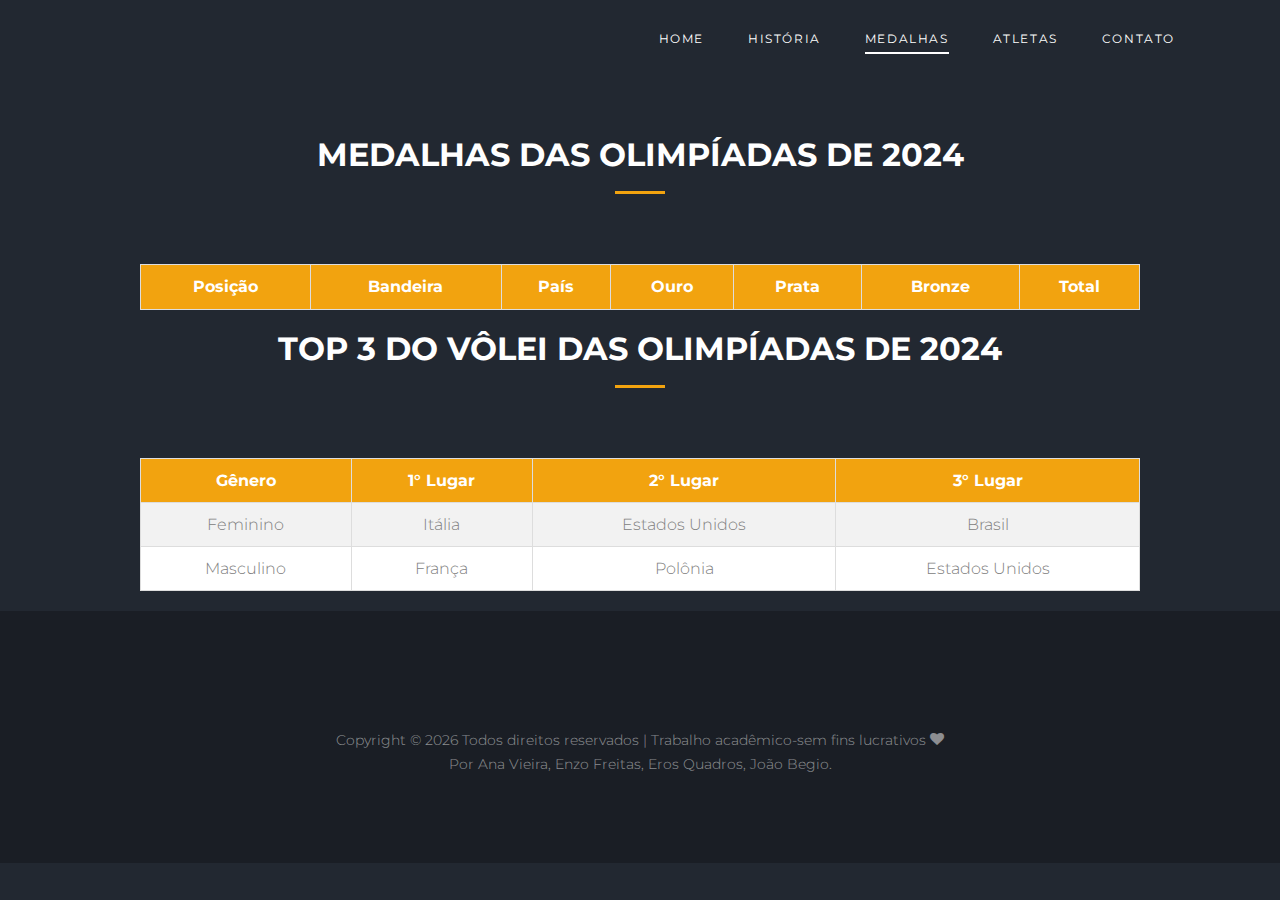
<file: medalhas.html>
<!DOCTYPE html>
<html lang="en">

<head>
  <title>Olimpíadas &mdash; Volêi</title>
  <meta charset="utf-8">
  <meta name="viewport" content="width=device-width, initial-scale=1, shrink-to-fit=no">
  <link rel="icon" type="image/png" href="images/title.png" />

  <link href="https://fonts.googleapis.com/css2?family=Montserrat:wght@400;700&display=swap" rel="stylesheet">

  <link rel="stylesheet" href="fonts/icomoon/style.css">

  <link rel="stylesheet" href="css/bootstrap/bootstrap.css">
  <link rel="stylesheet" href="css/jquery-ui.css">
  <link rel="stylesheet" href="css/owl.carousel.min.css">
  <link rel="stylesheet" href="css/owl.theme.default.min.css">
  <link rel="stylesheet" href="css/owl.theme.default.min.css">

  <link rel="stylesheet" href="css/jquery.fancybox.min.css">

  <link rel="stylesheet" href="css/bootstrap-datepicker.css">

  <link rel="stylesheet" href="fonts/flaticon/font/flaticon.css">

  <link rel="stylesheet" href="css/aos.css">

  <link rel="stylesheet" href="css/style.css">

  <link rel="stylesheet" href="css/tabela.css">

  <script src="js/apiolimpiadas.js"></script>

</head>

<body>

  <div class="site-wrap">

    <div class="site-mobile-menu site-navbar-target">
      <div class="site-mobile-menu-header">
        <div class="site-mobile-menu-close">
          <span class="icon-close2 js-menu-toggle"></span>
        </div>
      </div>
      <div class="site-mobile-menu-body"></div>
    </div>


    <header class="site-navbar py-4" role="banner">

      <div class="container">
        <div class="d-flex align-items-center">
          <div class="site-logo">
            <a href="index.html">
              
            </a>
          </div>
          <div class="ml-auto">
            <nav class="site-navigation position-relative text-right" role="navigation">
              <ul class="site-menu main-menu js-clone-nav mr-auto d-none d-lg-block">
                <li><a href="index.html" class="nav-link">Home</a></li>
                <li><a href="matches.html" class="nav-link">História</a></li>
                <li class="active"><a href="medalhas.html" class="nav-link">  Medalhas</a></li>
                <li><a href="jogadores.html" class="nav-link">Atletas</a></li>
                <li><a href="contact.html" class="nav-link">Contato</a></li>
              </ul>
            </nav>

            <a href="#" class="d-inline-block d-lg-none site-menu-toggle js-menu-toggle text-black float-right text-white"><span
                class="icon-menu h3 text-white"></span></a>
          </div>
        </div>
      </div>

    </header>
<br><br><br><br><br>
    
<div class="section-title">
  <h2>Medalhas das Olimpíadas de 2024</h2>
</div>
<table class="medals-table">
  <thead>
      <tr>
          <th>Posição</th>
          <th class="bandeiras">Bandeira</th>
          <th>País</th>
          <th>Ouro</th>
          <th>Prata</th>
          <th>Bronze</th>
          <th>Total</th>
      </tr>
  </thead>
  <tbody id="medals-body"></tbody>
</table>

<div class="section-title">
  <h2>Top 3 do Vôlei das Olimpíadas de 2024</h2>
</div>
<table class="medals-table">
  <thead>
      <tr>
          <th>Gênero</th>
          <th>1° Lugar</th>
          <th>2° Lugar</th>
          <th>3° Lugar</th>
      </tr>
      <tr>
        <td>Feminino</td>
        <td>Itália</td>
        <td>Estados Unidos</td>
        <td>Brasil</td>
      </tr>
      <tr>
        <td>Masculino</td>
        <td>França</td>
        <td>Polônia</td>
        <td>Estados Unidos</td>
      </tr>
  </thead>
</table>

        <footer class="footer-section">
          <div class="container">
            <div class="row">
            </div>
            <div class="row text-center">
              <div class="col-md-12">
                <div class=" pt-5">
                  <p>
                    Copyright &copy;
                    <script>
                      document.write(new Date().getFullYear());
                    </script> Todos direitos reservados  | Trabalho acadêmico-sem fins lucrativos <i class="icon-heart"
                      aria-hidden="true"> <br></i> Por Ana Vieira, Enzo Freitas, Eros Quadros, João Begio.
                  </p>
                </div>
              </div>
            </div>
          </div>
        </footer>



  </div>
  <!-- .site-wrap -->

  <script src="js/jquery-3.3.1.min.js"></script>
  <script src="js/jquery-migrate-3.0.1.min.js"></script>
  <script src="js/jquery-ui.js"></script>
  <script src="js/popper.min.js"></script>
  <script src="js/bootstrap.min.js"></script>
  <script src="js/owl.carousel.min.js"></script>
  <script src="js/jquery.stellar.min.js"></script>
  <script src="js/jquery.countdown.min.js"></script>
  <script src="js/bootstrap-datepicker.min.js"></script>
  <script src="js/jquery.easing.1.3.js"></script>
  <script src="js/aos.js"></script>
  <script src="js/jquery.fancybox.min.js"></script>
  <script src="js/jquery.sticky.js"></script>
  <script src="js/jquery.mb.YTPlayer.min.js"></script>


  <script src="js/main.js"></script>

</body>

</html>
</file>
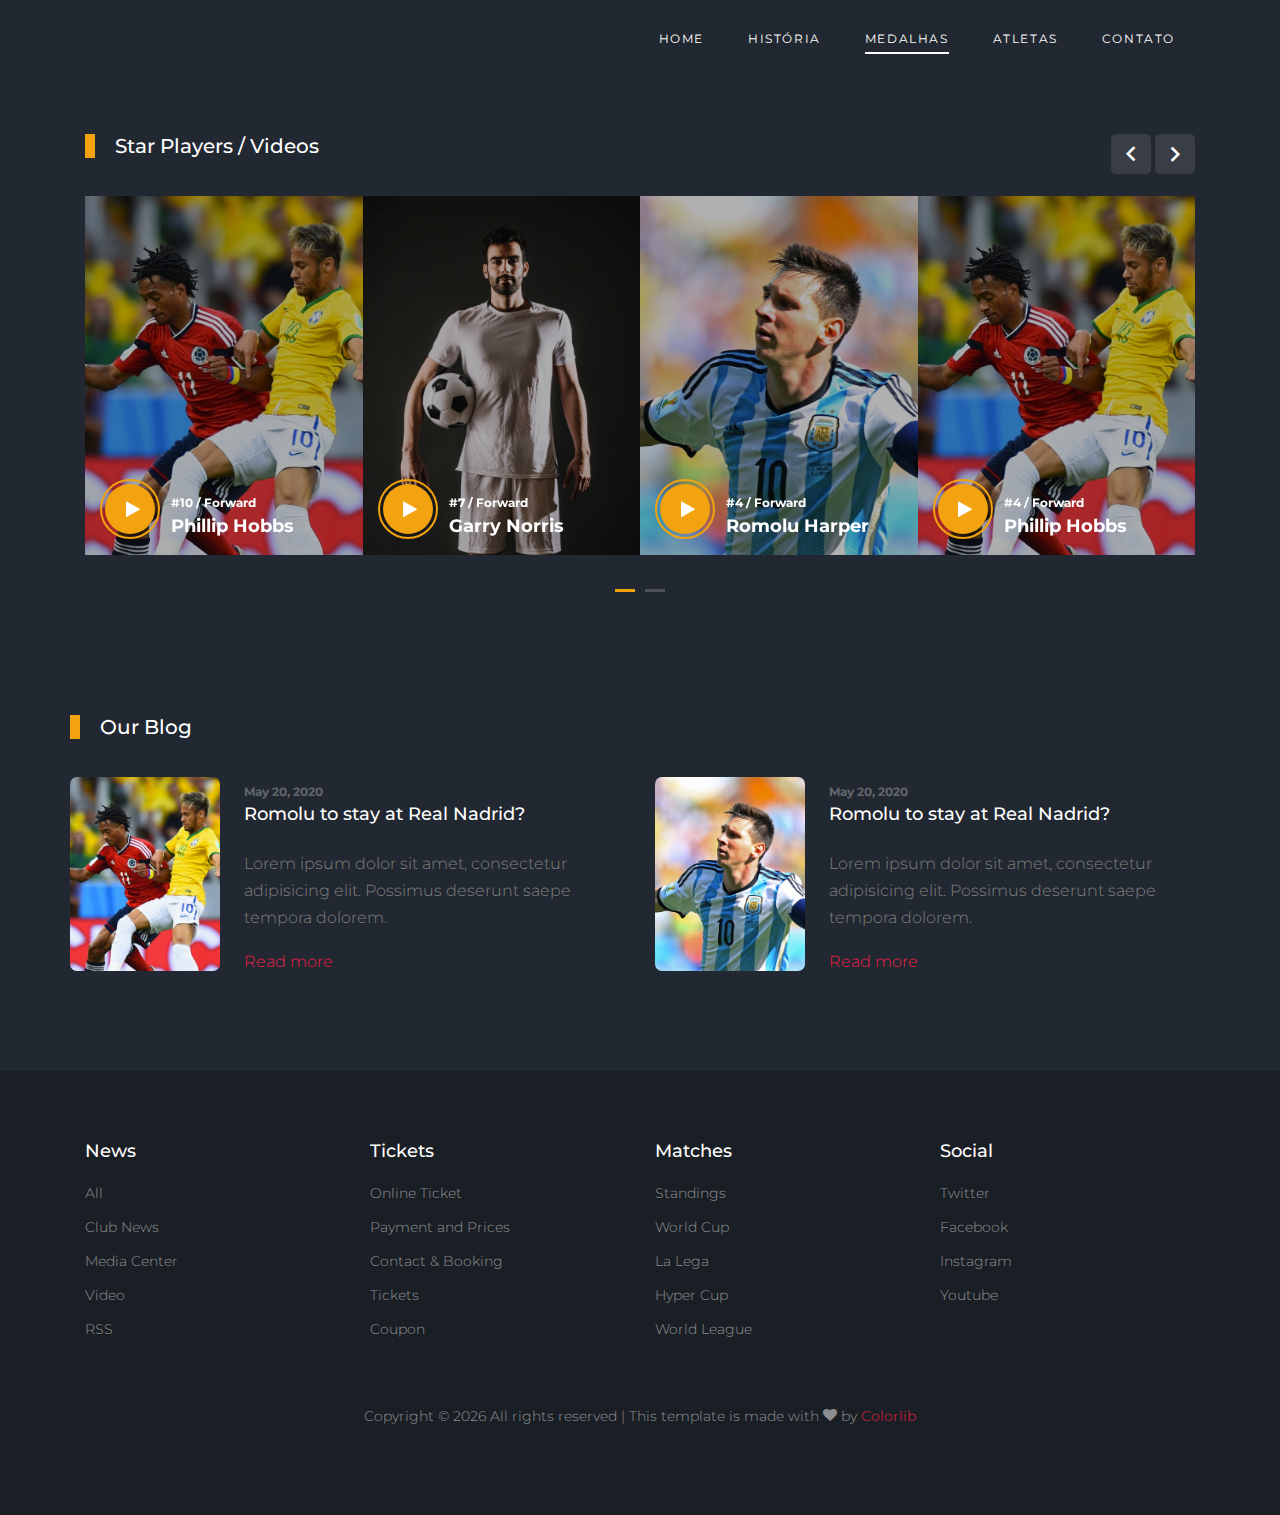
<file: players.html>
<!DOCTYPE html>
<html lang="en">

<head>
  <title>Soccer &mdash; Website by Colorlib</title>
  <meta charset="utf-8">
  <meta name="viewport" content="width=device-width, initial-scale=1, shrink-to-fit=no">


  <link href="https://fonts.googleapis.com/css2?family=Montserrat:wght@400;700&display=swap" rel="stylesheet">

  <link rel="stylesheet" href="fonts/icomoon/style.css">

  <link rel="stylesheet" href="css/bootstrap/bootstrap.css">
  <link rel="stylesheet" href="css/jquery-ui.css">
  <link rel="stylesheet" href="css/owl.carousel.min.css">
  <link rel="stylesheet" href="css/owl.theme.default.min.css">
  <link rel="stylesheet" href="css/owl.theme.default.min.css">

  <link rel="stylesheet" href="css/jquery.fancybox.min.css">

  <link rel="stylesheet" href="css/bootstrap-datepicker.css">

  <link rel="stylesheet" href="fonts/flaticon/font/flaticon.css">

  <link rel="stylesheet" href="css/aos.css">

  <link rel="stylesheet" href="css/style.css">



</head>

<body>

  <div class="site-wrap">

    <div class="site-mobile-menu site-navbar-target">
      <div class="site-mobile-menu-header">
        <div class="site-mobile-menu-close">
          <span class="icon-close2 js-menu-toggle"></span>
        </div>
      </div>
      <div class="site-mobile-menu-body"></div>
    </div>


    <header class="site-navbar py-4" role="banner">

      <div class="container">
        <div class="d-flex align-items-center">
          <div class="site-logo">
            <a href="index.html">
              
            </a>
          </div>
          <div class="ml-auto">
            <nav class="site-navigation position-relative text-right" role="navigation">
              <ul class="site-menu main-menu js-clone-nav mr-auto d-none d-lg-block">
                <li><a href="index.html" class="nav-link">Home</a></li>
                <li><a href="matches.html" class="nav-link">História</a></li>
                <li class="active"><a href="medalhas.html" class="nav-link">Medalhas</a></li>
                <li><a href="jogadores.html" class="nav-link">Atletas</a></li>
                <li><a href="contact.html" class="nav-link">Contato</a></li>
              </ul>
            </nav>

            <a href="#" class="d-inline-block d-lg-none site-menu-toggle js-menu-toggle text-black float-right text-white"><span
                class="icon-menu h3 text-white"></span></a>
          </div>
        </div>
      </div>

    </header>

   <br><br>

    
    
    <div class="site-section">
      <div class="container">
        <div class="row">
          <div class="col-6 title-section">
            <h2 class="heading">Star Players / Videos</h2>
          </div>
          <div class="col-6 text-right">
            <div class="custom-nav">
            <a href="#" class="js-custom-prev-v2"><span class="icon-keyboard_arrow_left"></span></a>
            <span></span>
            <a href="#" class="js-custom-next-v2"><span class="icon-keyboard_arrow_right"></span></a>
            </div>
          </div>
        </div>


        <div class="owl-4-slider owl-carousel">
          <div class="item">
            <div class="video-media">
              <img src="images/img_1.jpg" alt="Image" class="img-fluid">
              <a href="https://vimeo.com/139714818" class="d-flex play-button align-items-center" data-fancybox>
                <span class="icon mr-3">
                  <span class="icon-play"></span>
                </span>
                <div class="caption">
                  <span class="meta">#10 / Forward</span>
                  <h3 class="m-0">Phillip Hobbs</h3>
                </div>
              </a>
            </div>
          </div>
          <div class="item">
            <div class="video-media">
              <img src="images/img_2.jpg" alt="Image" class="img-fluid">
              <a href="https://vimeo.com/139714818" class="d-flex play-button align-items-center" data-fancybox>
                <span class="icon mr-3">
                  <span class="icon-play"></span>
                </span>
                <div class="caption">
                  <span class="meta">#7 / Forward</span>
                  <h3 class="m-0">Garry Norris</h3>
                </div>
              </a>
            </div>
          </div>
          <div class="item">
            <div class="video-media">
              <img src="images/img_3.jpg" alt="Image" class="img-fluid">
              <a href="https://vimeo.com/139714818" class="d-flex play-button align-items-center" data-fancybox>
                <span class="icon mr-3">
                  <span class="icon-play"></span>
                </span>
                <div class="caption">
                  <span class="meta">#4 / Forward</span>
                  <h3 class="m-0">Romolu Harper</h3>
                </div>
              </a>
            </div>
          </div>

          <div class="item">
            <div class="video-media">
              <img src="images/img_1.jpg" alt="Image" class="img-fluid">
              <a href="https://vimeo.com/139714818" class="d-flex play-button align-items-center" data-fancybox>
                <span class="icon mr-3">
                  <span class="icon-play"></span>
                </span>
                <div class="caption">
                  <span class="meta">#4 / Forward</span>
                  <h3 class="m-0">Phillip Hobbs</h3>
                </div>
              </a>
            </div>
          </div>
          <div class="item">
            <div class="video-media">
              <img src="images/img_2.jpg" alt="Image" class="img-fluid">
              <a href="https://vimeo.com/139714818" class="d-flex play-button align-items-center" data-fancybox>
                <span class="icon mr-3">
                  <span class="icon-play"></span>
                </span>
                <div class="caption">
                  <span class="meta">#1 / GoalKeeper</span>
                  <h3 class="m-0">Garry Norris</h3>
                </div>
              </a>
            </div>
          </div>
          <div class="item">
            <div class="video-media">
              <img src="images/img_3.jpg" alt="Image" class="img-fluid">
              <a href="https://vimeo.com/139714818" class="d-flex play-button align-items-center" data-fancybox>
                <span class="icon mr-3">
                  <span class="icon-play"></span>
                </span>
                <div class="caption">
                  <span class="meta">#8 / Forward</span>
                  <h3 class="m-0">Romolu Harper</h3>
                </div>
              </a>
            </div>
          </div>
        </div>

      </div>
    </div>


    
    <div class="container site-section">
      <div class="row">
        <div class="col-6 title-section">
          <h2 class="heading">Our Blog</h2>
        </div>
      </div>
      <div class="row">
        <div class="col-lg-6">
          <div class="custom-media d-flex">
            <div class="img mr-4">
              <img src="images/img_1.jpg" alt="Image" class="img-fluid">
            </div>
            <div class="text">
              <span class="meta">May 20, 2020</span>
              <h3 class="mb-4"><a href="#">Romolu to stay at Real Nadrid?</a></h3>
              <p>Lorem ipsum dolor sit amet, consectetur adipisicing elit. Possimus deserunt saepe tempora dolorem.</p>
              <p><a href="#">Read more</a></p>
            </div>
          </div>
        </div>
        <div class="col-lg-6">
          <div class="custom-media d-flex">
            <div class="img mr-4">
              <img src="images/img_3.jpg" alt="Image" class="img-fluid">
            </div>
            <div class="text">
              <span class="meta">May 20, 2020</span>
              <h3 class="mb-4"><a href="#">Romolu to stay at Real Nadrid?</a></h3>
              <p>Lorem ipsum dolor sit amet, consectetur adipisicing elit. Possimus deserunt saepe tempora dolorem.</p>
              <p><a href="#">Read more</a></p>
            </div>
          </div>
        </div>
      </div>
    </div>



    <footer class="footer-section">
      <div class="container">
        <div class="row">
          <div class="col-lg-3">
            <div class="widget mb-3">
              <h3>News</h3>
              <ul class="list-unstyled links">
                <li><a href="#">All</a></li>
                <li><a href="#">Club News</a></li>
                <li><a href="#">Media Center</a></li>
                <li><a href="#">Video</a></li>
                <li><a href="#">RSS</a></li>
              </ul>
            </div>
          </div>
          <div class="col-lg-3">
            <div class="widget mb-3">
              <h3>Tickets</h3>
              <ul class="list-unstyled links">
                <li><a href="#">Online Ticket</a></li>
                <li><a href="#">Payment and Prices</a></li>
                <li><a href="#">Contact &amp; Booking</a></li>
                <li><a href="#">Tickets</a></li>
                <li><a href="#">Coupon</a></li>
              </ul>
            </div>
          </div>
          <div class="col-lg-3">
            <div class="widget mb-3">
              <h3>Matches</h3>
              <ul class="list-unstyled links">
                <li><a href="#">Standings</a></li>
                <li><a href="#">World Cup</a></li>
                <li><a href="#">La Lega</a></li>
                <li><a href="#">Hyper Cup</a></li>
                <li><a href="#">World League</a></li>
              </ul>
            </div>
          </div>

          <div class="col-lg-3">
            <div class="widget mb-3">
              <h3>Social</h3>
              <ul class="list-unstyled links">
                <li><a href="#">Twitter</a></li>
                <li><a href="#">Facebook</a></li>
                <li><a href="#">Instagram</a></li>
                <li><a href="#">Youtube</a></li>
              </ul>
            </div>
          </div>

        </div>

        <div class="row text-center">
          <div class="col-md-12">
            <div class=" pt-5">
              <p>
                <!-- Link back to Colorlib can't be removed. Template is licensed under CC BY 3.0. -->
                Copyright &copy;
                <script>
                  document.write(new Date().getFullYear());
                </script> All rights reserved | This template is made with <i class="icon-heart"
                  aria-hidden="true"></i> by <a href="https://colorlib.com" target="_blank">Colorlib</a>
                <!-- Link back to Colorlib can't be removed. Template is licensed under CC BY 3.0. -->
              </p>
            </div>
          </div>

        </div>
      </div>
    </footer>



  </div>
  <!-- .site-wrap -->

  <script src="js/jquery-3.3.1.min.js"></script>
  <script src="js/jquery-migrate-3.0.1.min.js"></script>
  <script src="js/jquery-ui.js"></script>
  <script src="js/popper.min.js"></script>
  <script src="js/bootstrap.min.js"></script>
  <script src="js/owl.carousel.min.js"></script>
  <script src="js/jquery.stellar.min.js"></script>
  <script src="js/jquery.countdown.min.js"></script>
  <script src="js/bootstrap-datepicker.min.js"></script>
  <script src="js/jquery.easing.1.3.js"></script>
  <script src="js/aos.js"></script>
  <script src="js/jquery.fancybox.min.js"></script>
  <script src="js/jquery.sticky.js"></script>
  <script src="js/jquery.mb.YTPlayer.min.js"></script>


  <script src="js/main.js"></script>

</body>

</html>
</file>
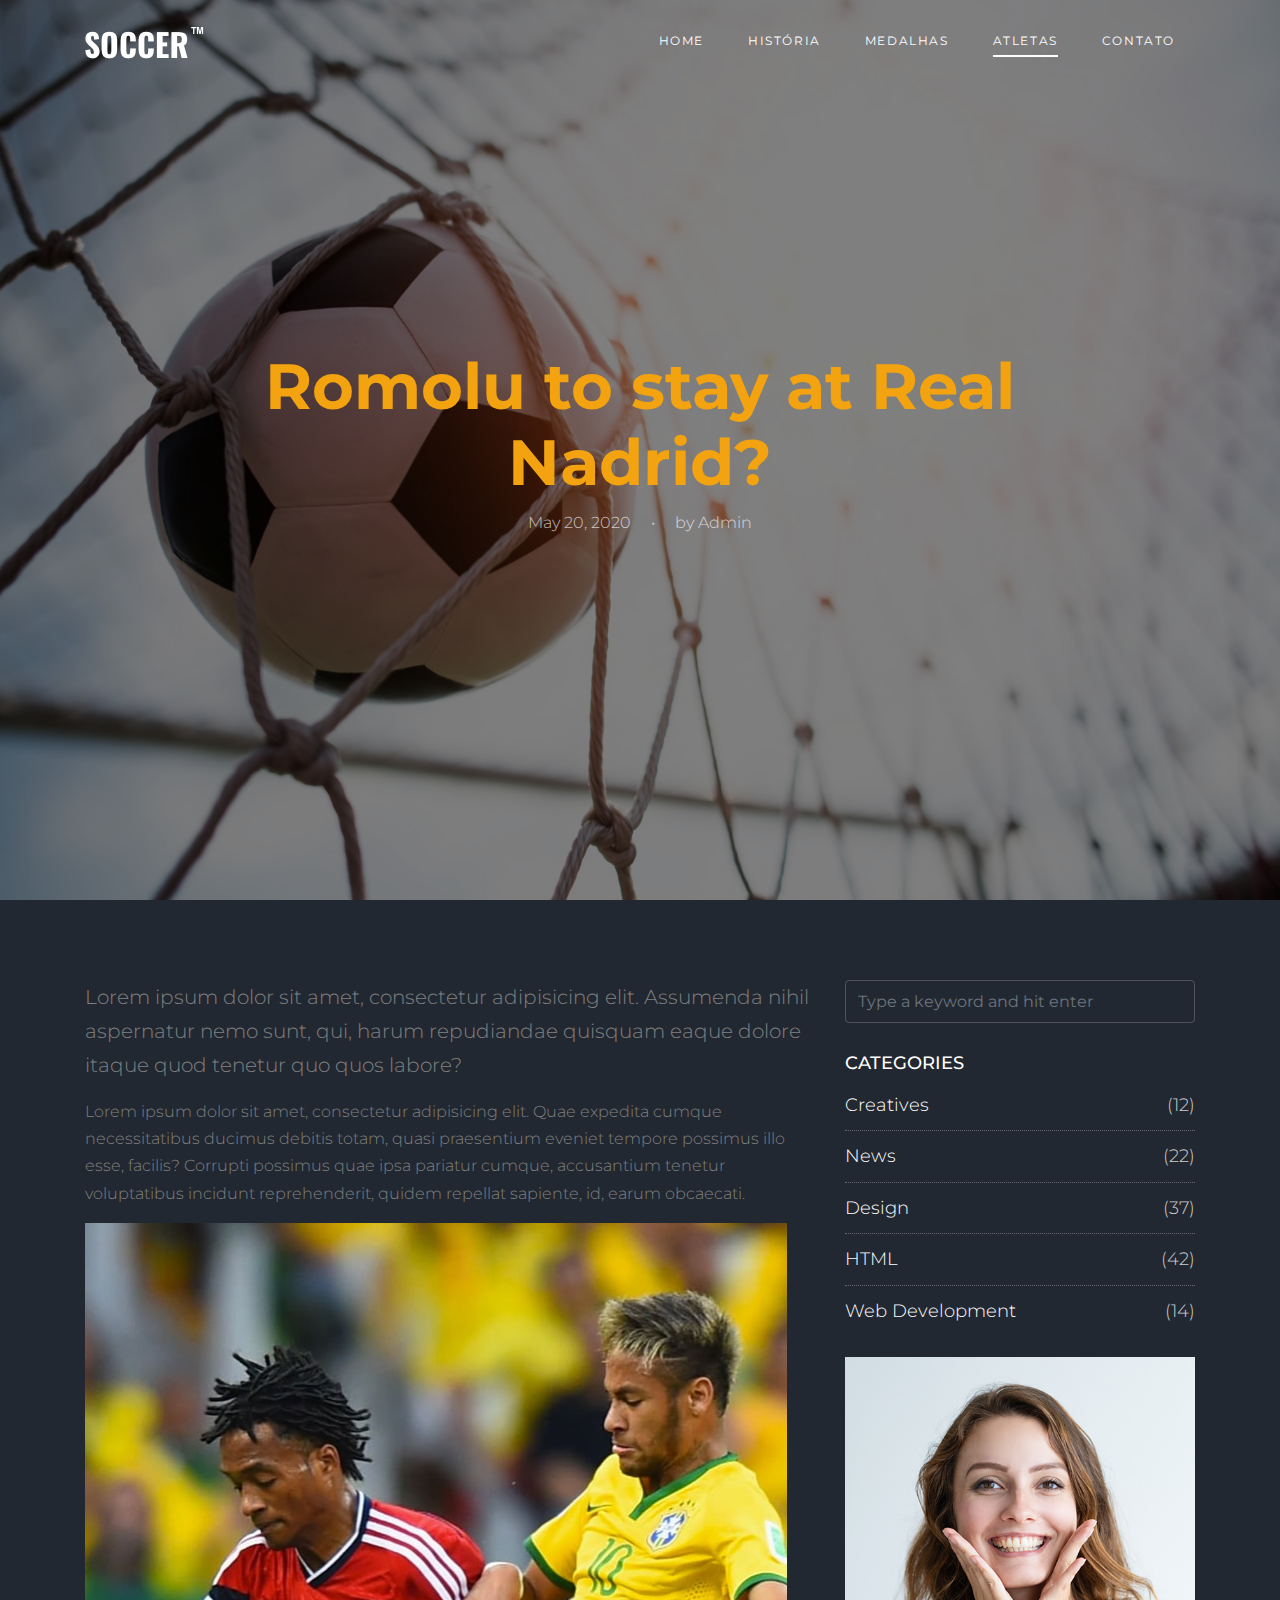
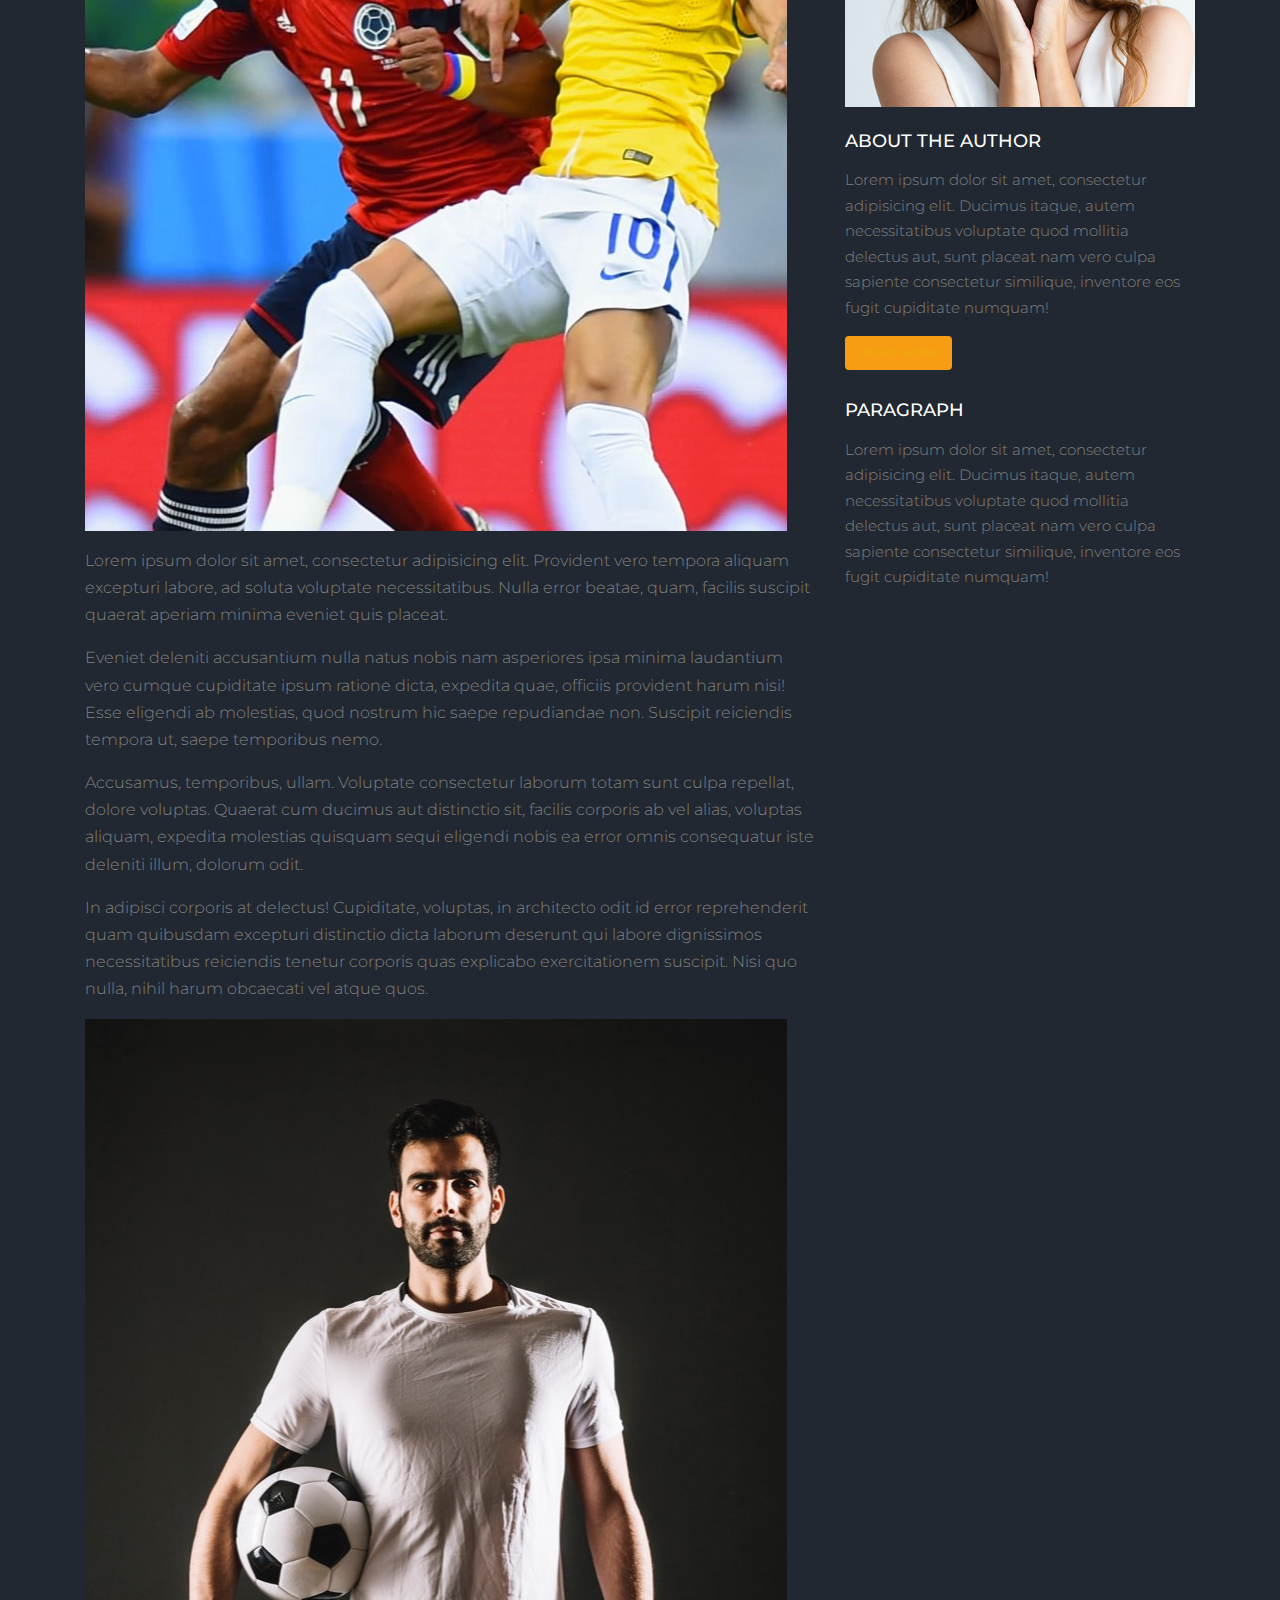
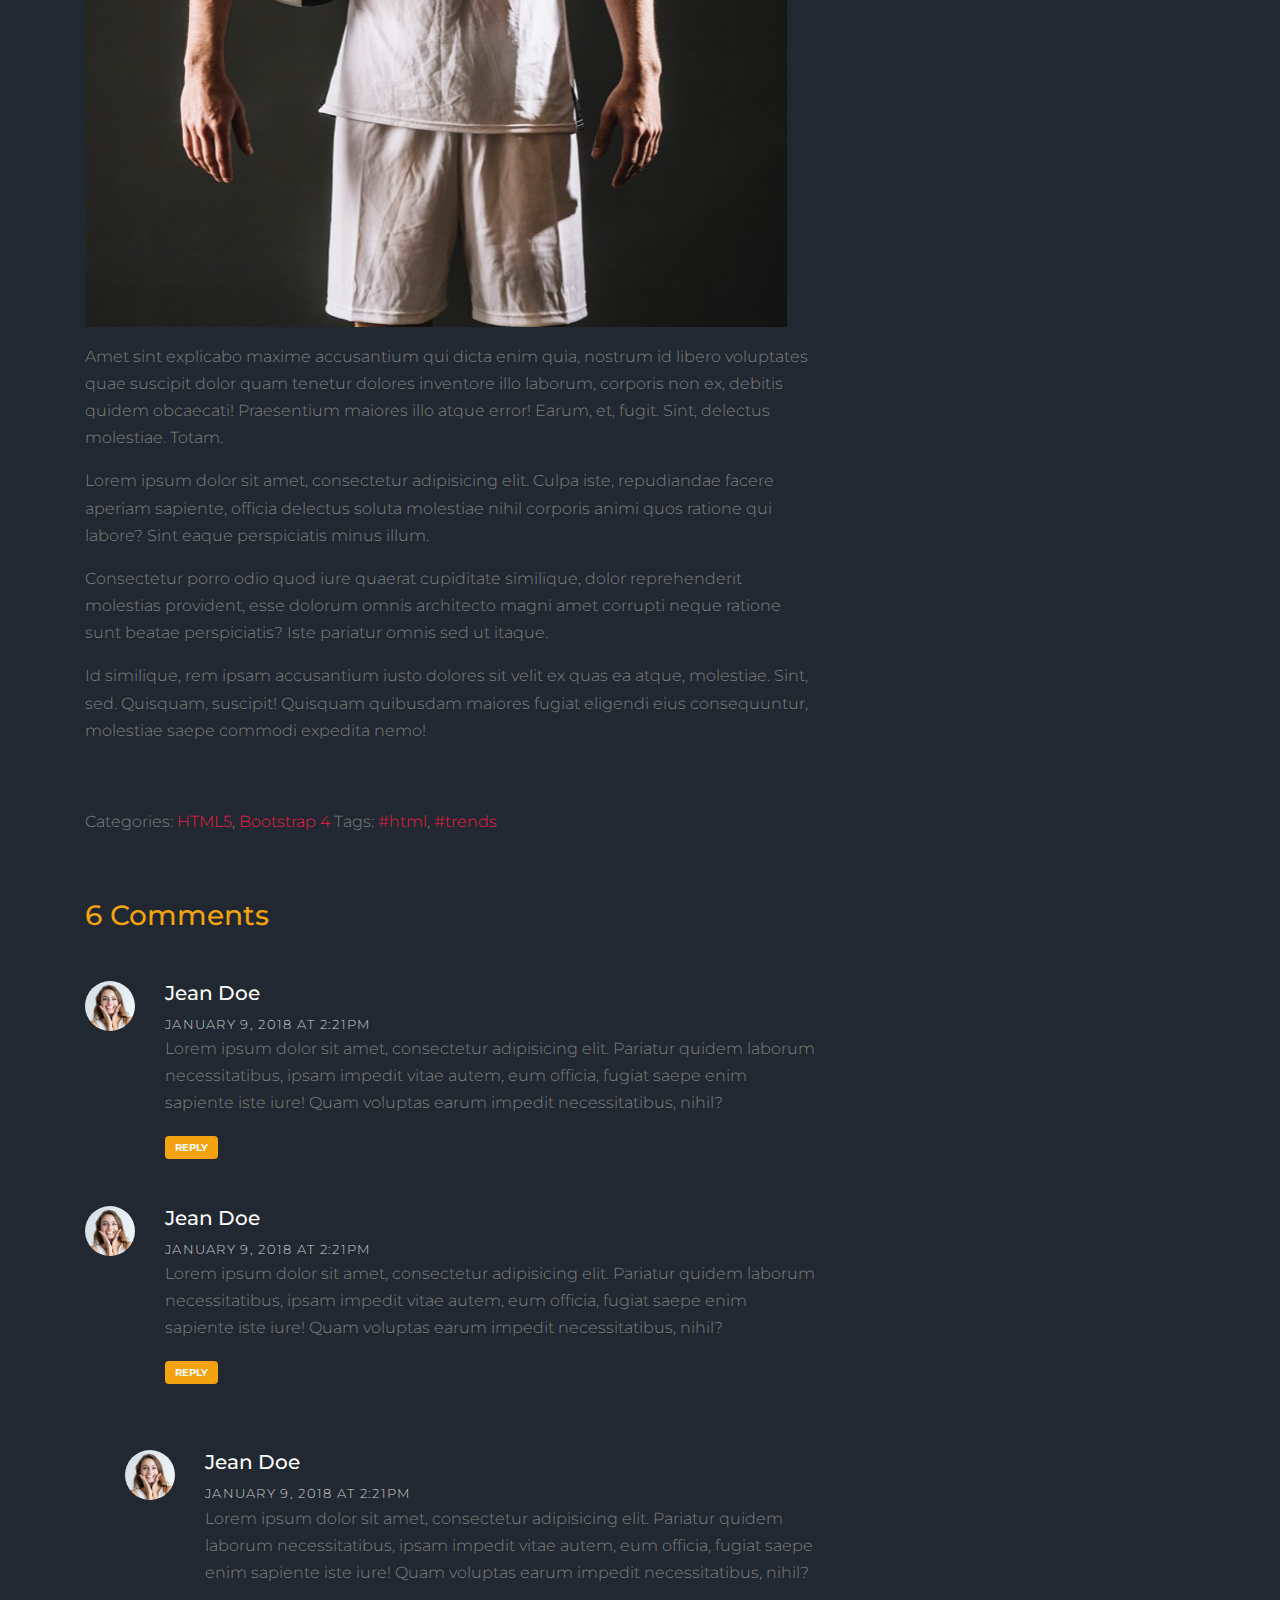
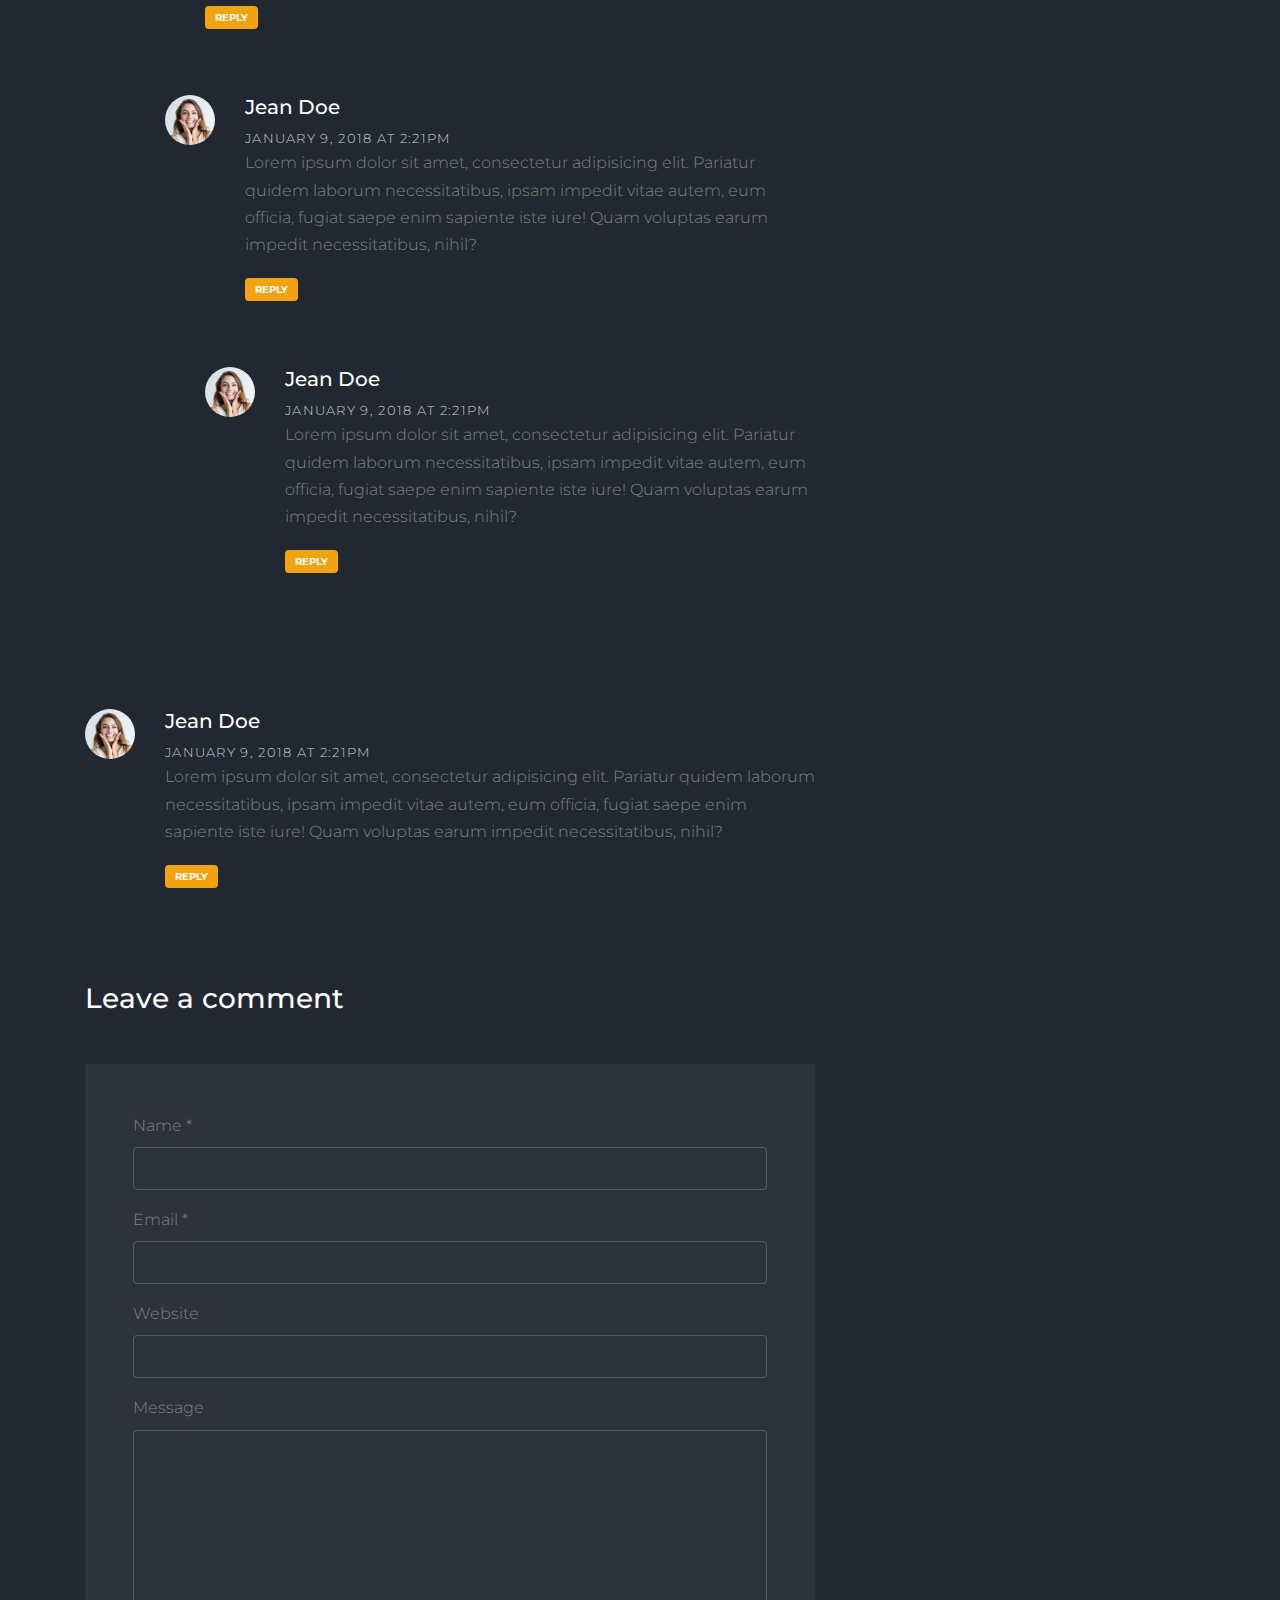
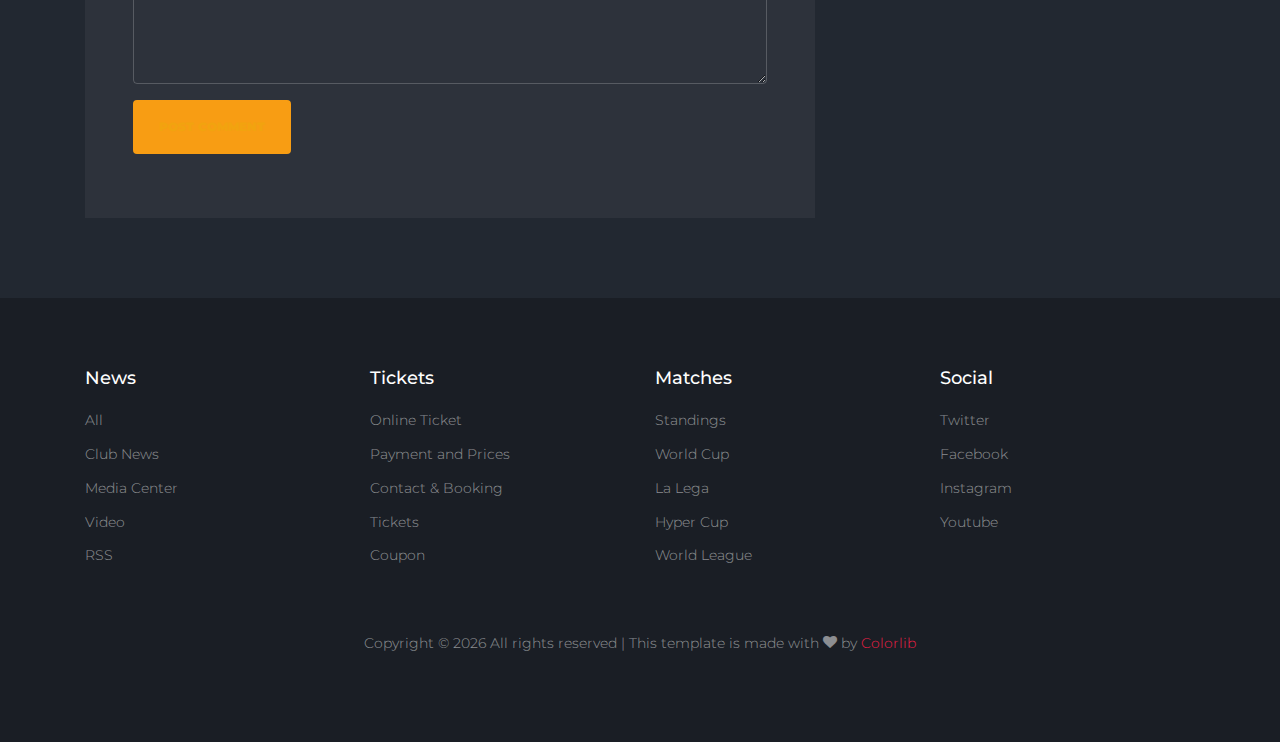
<file: single.html>
<!DOCTYPE html>
<html lang="en">

<head>
  <title>Soccer &mdash; Website by Colorlib</title>
  <meta charset="utf-8">
  <meta name="viewport" content="width=device-width, initial-scale=1, shrink-to-fit=no">


  <link href="https://fonts.googleapis.com/css2?family=Montserrat:wght@400;700&display=swap" rel="stylesheet">

  <link rel="stylesheet" href="fonts/icomoon/style.css">

  <link rel="stylesheet" href="css/bootstrap/bootstrap.css">
  <link rel="stylesheet" href="css/jquery-ui.css">
  <link rel="stylesheet" href="css/owl.carousel.min.css">
  <link rel="stylesheet" href="css/owl.theme.default.min.css">
  <link rel="stylesheet" href="css/owl.theme.default.min.css">

  <link rel="stylesheet" href="css/jquery.fancybox.min.css">

  <link rel="stylesheet" href="css/bootstrap-datepicker.css">

  <link rel="stylesheet" href="fonts/flaticon/font/flaticon.css">

  <link rel="stylesheet" href="css/aos.css">

  <link rel="stylesheet" href="css/style.css">



</head>

<body>

  <div class="site-wrap">

    <div class="site-mobile-menu site-navbar-target">
      <div class="site-mobile-menu-header">
        <div class="site-mobile-menu-close">
          <span class="icon-close2 js-menu-toggle"></span>
        </div>
      </div>
      <div class="site-mobile-menu-body"></div>
    </div>


    <header class="site-navbar py-4" role="banner">

      <div class="container">
        <div class="d-flex align-items-center">
          <div class="site-logo">
            <a href="index.html">
              <img src="images/logo.png" alt="Logo">
            </a>
          </div>
          <div class="ml-auto">
            <nav class="site-navigation position-relative text-right" role="navigation">
              <ul class="site-menu main-menu js-clone-nav mr-auto d-none d-lg-block">
                <li><a href="index.html" class="nav-link">Home</a></li>
                <li><a href="matches.html" class="nav-link">História</a></li>
                <li><a href="medalhas.html" class="nav-link">Medalhas</a></li>
                <li class="active"><a href="jogadores.html" class="nav-link">Atletas</a></li>
                <li><a href="contact.html" class="nav-link">Contato</a></li>
              </ul>
            </nav>

            <a href="#" class="d-inline-block d-lg-none site-menu-toggle js-menu-toggle text-black float-right text-white"><span
                class="icon-menu h3 text-white"></span></a>
          </div>
        </div>
      </div>

    </header>

    <div class="hero overlay" style="background-image: url('images/bg_3.jpg');">
      <div class="container">
        <div class="row align-items-center">
          <div class="col-lg-9 mx-auto text-center">
            <h1 class="text-white">Romolu to stay at Real Nadrid?</h1>
            <p><span>May 20, 2020</span> <span class="mx-3">&bullet;</span> <span>by Admin</span></p>
          </div>
        </div>
      </div>
    </div>

    
    <div class="site-section first-section">
      <div class="container">
        <div class="row">
          <div class="col-md-8 blog-content">
            <p class="lead">Lorem ipsum dolor sit amet, consectetur adipisicing elit. Assumenda nihil aspernatur nemo sunt, qui, harum repudiandae quisquam eaque dolore itaque quod tenetur quo quos labore?</p>
            <p>Lorem ipsum dolor sit amet, consectetur adipisicing elit. Quae expedita cumque necessitatibus ducimus debitis totam, quasi praesentium eveniet tempore possimus illo esse, facilis? Corrupti possimus quae ipsa pariatur cumque, accusantium tenetur voluptatibus incidunt reprehenderit, quidem repellat sapiente, id, earum obcaecati.</p>
            <p><img src="images/img_1.jpg" alt="Image" class="img-fluid"></p>

            <blockquote><p>Lorem ipsum dolor sit amet, consectetur adipisicing elit. Provident vero tempora aliquam excepturi labore, ad soluta voluptate necessitatibus. Nulla error beatae, quam, facilis suscipit quaerat aperiam minima eveniet quis placeat.</p></blockquote>

            <p>Eveniet deleniti accusantium nulla natus nobis nam asperiores ipsa minima laudantium vero cumque cupiditate ipsum ratione dicta, expedita quae, officiis provident harum nisi! Esse eligendi ab molestias, quod nostrum hic saepe repudiandae non. Suscipit reiciendis tempora ut, saepe temporibus nemo.</p>
            <p>Accusamus, temporibus, ullam. Voluptate consectetur laborum totam sunt culpa repellat, dolore voluptas. Quaerat cum ducimus aut distinctio sit, facilis corporis ab vel alias, voluptas aliquam, expedita molestias quisquam sequi eligendi nobis ea error omnis consequatur iste deleniti illum, dolorum odit.</p>
            <p>In adipisci corporis at delectus! Cupiditate, voluptas, in architecto odit id error reprehenderit quam quibusdam excepturi distinctio dicta laborum deserunt qui labore dignissimos necessitatibus reiciendis tenetur corporis quas explicabo exercitationem suscipit. Nisi quo nulla, nihil harum obcaecati vel atque quos.</p>
            <p><img src="images/img_2.jpg" alt="Image" class="img-fluid"></p>
            <p>Amet sint explicabo maxime accusantium qui dicta enim quia, nostrum id libero voluptates quae suscipit dolor quam tenetur dolores inventore illo laborum, corporis non ex, debitis quidem obcaecati! Praesentium maiores illo atque error! Earum, et, fugit. Sint, delectus molestiae. Totam.</p>

            <p>Lorem ipsum dolor sit amet, consectetur adipisicing elit. Culpa iste, repudiandae facere aperiam sapiente, officia delectus soluta molestiae nihil corporis animi quos ratione qui labore? Sint eaque perspiciatis minus illum.</p>
            <p>Consectetur porro odio quod iure quaerat cupiditate similique, dolor reprehenderit molestias provident, esse dolorum omnis architecto magni amet corrupti neque ratione sunt beatae perspiciatis? Iste pariatur omnis sed ut itaque.</p>
            <p>Id similique, rem ipsam accusantium iusto dolores sit velit ex quas ea atque, molestiae. Sint, sed. Quisquam, suscipit! Quisquam quibusdam maiores fugiat eligendi eius consequuntur, molestiae saepe commodi expedita nemo!</p>
            <div class="pt-5">
              <p>Categories:  <a href="#">HTML5</a>, <a href="#">Bootstrap 4</a>  Tags: <a href="#">#html</a>, <a href="#">#trends</a></p>
            </div>


            <div class="pt-5">
              <h3 class="mb-5 text-white">6 Comments</h3>
              <ul class="comment-list">
                <li class="comment">
                  <div class="vcard bio">
                    <img src="images/person_1.jpg" alt="Image placeholder">
                  </div>
                  <div class="comment-body">
                    <h3>Jean Doe</h3>
                    <div class="meta">January 9, 2018 at 2:21pm</div>
                    <p>Lorem ipsum dolor sit amet, consectetur adipisicing elit. Pariatur quidem laborum necessitatibus, ipsam impedit vitae autem, eum officia, fugiat saepe enim sapiente iste iure! Quam voluptas earum impedit necessitatibus, nihil?</p>
                    <p><a href="#" class="reply">Reply</a></p>
                  </div>
                </li>

                <li class="comment">
                  <div class="vcard bio">
                    <img src="images/person_1.jpg" alt="Image placeholder">
                  </div>
                  <div class="comment-body">
                    <h3>Jean Doe</h3>
                    <div class="meta">January 9, 2018 at 2:21pm</div>
                    <p>Lorem ipsum dolor sit amet, consectetur adipisicing elit. Pariatur quidem laborum necessitatibus, ipsam impedit vitae autem, eum officia, fugiat saepe enim sapiente iste iure! Quam voluptas earum impedit necessitatibus, nihil?</p>
                    <p><a href="#" class="reply">Reply</a></p>
                  </div>

                  <ul class="children">
                    <li class="comment">
                      <div class="vcard bio">
                        <img src="images/person_1.jpg" alt="Image placeholder">
                      </div>
                      <div class="comment-body">
                        <h3>Jean Doe</h3>
                        <div class="meta">January 9, 2018 at 2:21pm</div>
                        <p>Lorem ipsum dolor sit amet, consectetur adipisicing elit. Pariatur quidem laborum necessitatibus, ipsam impedit vitae autem, eum officia, fugiat saepe enim sapiente iste iure! Quam voluptas earum impedit necessitatibus, nihil?</p>
                        <p><a href="#" class="reply">Reply</a></p>
                      </div>


                      <ul class="children">
                        <li class="comment">
                          <div class="vcard bio">
                            <img src="images/person_1.jpg" alt="Image placeholder">
                          </div>
                          <div class="comment-body">
                            <h3>Jean Doe</h3>
                            <div class="meta">January 9, 2018 at 2:21pm</div>
                            <p>Lorem ipsum dolor sit amet, consectetur adipisicing elit. Pariatur quidem laborum necessitatibus, ipsam impedit vitae autem, eum officia, fugiat saepe enim sapiente iste iure! Quam voluptas earum impedit necessitatibus, nihil?</p>
                            <p><a href="#" class="reply">Reply</a></p>
                          </div>

                            <ul class="children">
                              <li class="comment">
                                <div class="vcard bio">
                                  <img src="images/person_1.jpg" alt="Image placeholder">
                                </div>
                                <div class="comment-body">
                                  <h3>Jean Doe</h3>
                                  <div class="meta">January 9, 2018 at 2:21pm</div>
                                  <p>Lorem ipsum dolor sit amet, consectetur adipisicing elit. Pariatur quidem laborum necessitatibus, ipsam impedit vitae autem, eum officia, fugiat saepe enim sapiente iste iure! Quam voluptas earum impedit necessitatibus, nihil?</p>
                                  <p><a href="#" class="reply">Reply</a></p>
                                </div>
                              </li>
                            </ul>
                        </li>
                      </ul>
                    </li>
                  </ul>
                </li>

                <li class="comment">
                  <div class="vcard bio">
                    <img src="images/person_1.jpg" alt="Image placeholder">
                  </div>
                  <div class="comment-body">
                    <h3>Jean Doe</h3>
                    <div class="meta">January 9, 2018 at 2:21pm</div>
                    <p>Lorem ipsum dolor sit amet, consectetur adipisicing elit. Pariatur quidem laborum necessitatibus, ipsam impedit vitae autem, eum officia, fugiat saepe enim sapiente iste iure! Quam voluptas earum impedit necessitatibus, nihil?</p>
                    <p><a href="#" class="reply">Reply</a></p>
                  </div>
                </li>
              </ul>
              <!-- END comment-list -->
              
              <div class="comment-form-wrap pt-5">
                <h3 class="mb-5">Leave a comment</h3>
                <form action="#" class="p-5 bg-light">
                  <div class="form-group">
                    <label for="name">Name *</label>
                    <input type="text" class="form-control" id="name">
                  </div>
                  <div class="form-group">
                    <label for="email">Email *</label>
                    <input type="email" class="form-control" id="email">
                  </div>
                  <div class="form-group">
                    <label for="website">Website</label>
                    <input type="url" class="form-control" id="website">
                  </div>

                  <div class="form-group">
                    <label for="message">Message</label>
                    <textarea name="" id="message" cols="30" rows="10" class="form-control"></textarea>
                  </div>
                  <div class="form-group">
                    <input type="submit" value="Post Comment" class="btn btn-primary py-3 px-4 text-white">
                  </div>

                </form>
              </div>
            </div>

          </div>
          <div class="col-md-4 sidebar">
            <div class="sidebar-box">
              <form action="#" class="search-form">
                <div class="form-group">
                  <span class="icon fa fa-search"></span>
                  <input type="text" class="form-control" placeholder="Type a keyword and hit enter">
                </div>
              </form>
            </div>
            <div class="sidebar-box">
              <div class="categories">
                <h3 class="text-uppercase">Categories</h3>
                <li><a href="#">Creatives <span>(12)</span></a></li>
                <li><a href="#">News <span>(22)</span></a></li>
                <li><a href="#">Design <span>(37)</span></a></li>
                <li><a href="#">HTML <span>(42)</span></a></li>
                <li><a href="#">Web Development <span>(14)</span></a></li>
              </div>
            </div>
            <div class="sidebar-box">
              <img src="images/person_1.jpg" alt="Image placeholder" class="img-fluid mb-4">
              <h3 class="text-uppercase">About The Author</h3>
              <p>Lorem ipsum dolor sit amet, consectetur adipisicing elit. Ducimus itaque, autem necessitatibus voluptate quod mollitia delectus aut, sunt placeat nam vero culpa sapiente consectetur similique, inventore eos fugit cupiditate numquam!</p>
              <p><a href="#" class="btn btn-primary text-white">Read More</a></p>
            </div>

            <div class="sidebar-box">
              <h3 class="text-uppercase">Paragraph</h3>
              <p>Lorem ipsum dolor sit amet, consectetur adipisicing elit. Ducimus itaque, autem necessitatibus voluptate quod mollitia delectus aut, sunt placeat nam vero culpa sapiente consectetur similique, inventore eos fugit cupiditate numquam!</p>
            </div>
          </div>
        </div>
      </div>
    </div>


    <footer class="footer-section">
      <div class="container">
        <div class="row">
          <div class="col-lg-3">
            <div class="widget mb-3">
              <h3>News</h3>
              <ul class="list-unstyled links">
                <li><a href="#">All</a></li>
                <li><a href="#">Club News</a></li>
                <li><a href="#">Media Center</a></li>
                <li><a href="#">Video</a></li>
                <li><a href="#">RSS</a></li>
              </ul>
            </div>
          </div>
          <div class="col-lg-3">
            <div class="widget mb-3">
              <h3>Tickets</h3>
              <ul class="list-unstyled links">
                <li><a href="#">Online Ticket</a></li>
                <li><a href="#">Payment and Prices</a></li>
                <li><a href="#">Contact &amp; Booking</a></li>
                <li><a href="#">Tickets</a></li>
                <li><a href="#">Coupon</a></li>
              </ul>
            </div>
          </div>
          <div class="col-lg-3">
            <div class="widget mb-3">
              <h3>Matches</h3>
              <ul class="list-unstyled links">
                <li><a href="#">Standings</a></li>
                <li><a href="#">World Cup</a></li>
                <li><a href="#">La Lega</a></li>
                <li><a href="#">Hyper Cup</a></li>
                <li><a href="#">World League</a></li>
              </ul>
            </div>
          </div>

          <div class="col-lg-3">
            <div class="widget mb-3">
              <h3>Social</h3>
              <ul class="list-unstyled links">
                <li><a href="#">Twitter</a></li>
                <li><a href="#">Facebook</a></li>
                <li><a href="#">Instagram</a></li>
                <li><a href="#">Youtube</a></li>
              </ul>
            </div>
          </div>

        </div>

        <div class="row text-center">
          <div class="col-md-12">
            <div class=" pt-5">
              <p>
                <!-- Link back to Colorlib can't be removed. Template is licensed under CC BY 3.0. -->
                Copyright &copy;
                <script>
                  document.write(new Date().getFullYear());
                </script> All rights reserved | This template is made with <i class="icon-heart"
                  aria-hidden="true"></i> by <a href="https://colorlib.com" target="_blank">Colorlib</a>
                <!-- Link back to Colorlib can't be removed. Template is licensed under CC BY 3.0. -->
              </p>
            </div>
          </div>

        </div>
      </div>
    </footer>



  </div>
  <!-- .site-wrap -->

  <script src="js/jquery-3.3.1.min.js"></script>
  <script src="js/jquery-migrate-3.0.1.min.js"></script>
  <script src="js/jquery-ui.js"></script>
  <script src="js/popper.min.js"></script>
  <script src="js/bootstrap.min.js"></script>
  <script src="js/owl.carousel.min.js"></script>
  <script src="js/jquery.stellar.min.js"></script>
  <script src="js/jquery.countdown.min.js"></script>
  <script src="js/bootstrap-datepicker.min.js"></script>
  <script src="js/jquery.easing.1.3.js"></script>
  <script src="js/aos.js"></script>
  <script src="js/jquery.fancybox.min.js"></script>
  <script src="js/jquery.sticky.js"></script>
  <script src="js/jquery.mb.YTPlayer.min.js"></script>


  <script src="js/main.js"></script>

</body>

</html>
</file>
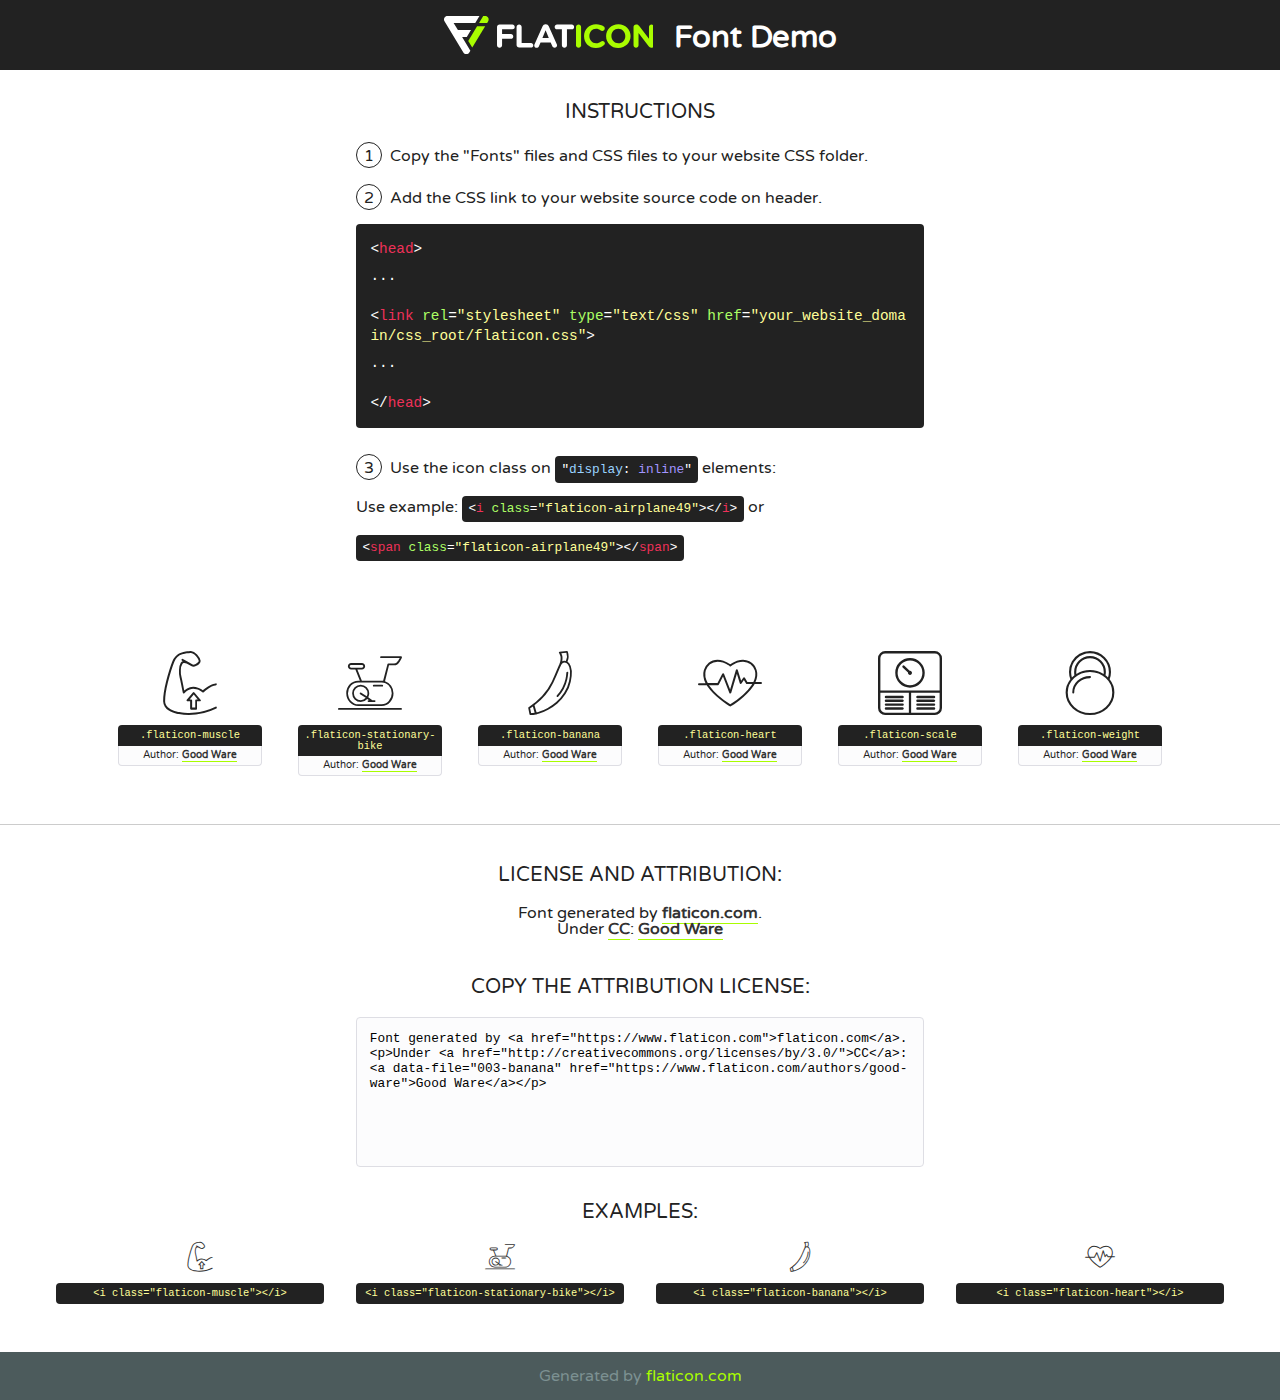
<file: fonts/flaticon/font/flaticon.html>
<!DOCTYPE html>
<!--
  Flaticon icon font: Flaticon
  Creation date: 03/06/2019 10:47
-->
<html>
<!DOCTYPE html>
<html>

<head>
    <title>Flaticon WebFont</title>
    <link href="http://fonts.googleapis.com/css?family=Varela+Round" rel="stylesheet" type="text/css" />
    <link rel="stylesheet" type="text/css" href="flaticon.css">
    <meta charset="UTF-8">
    <style>
    html, body, div, span, applet, object, iframe,
    h1, h2, h3, h4, h5, h6, p, blockquote, pre,
    a, abbr, acronym, address, big, cite, code,
    del, dfn, em, img, ins, kbd, q, s, samp,
    small, strike, strong, sub, sup, tt, var,
    b, u, i, center,
    dl, dt, dd, ol, ul, li,
    fieldset, form, label, legend,
    table, caption, tbody, tfoot, thead, tr, th, td,
    article, aside, canvas, details, embed, 
    figure, figcaption, footer, header, hgroup, 
    menu, nav, output, ruby, section, summary,
    time, mark, audio, video {
        margin: 0;
        padding: 0;
        border: 0;
        font-size: 100%;
        font: inherit;
        vertical-align: baseline;
    }
    /* HTML5 display-role reset for older browsers */
    article, aside, details, figcaption, figure, 
    footer, header, hgroup, menu, nav, section {
        display: block;
    }
    body {
        line-height: 1;
    }
    ol, ul {
        list-style: none;
    }
    blockquote, q {
        quotes: none;
    }
    blockquote:before, blockquote:after,
    q:before, q:after {
        content: '';
        content: none;
    }
    table {
        border-collapse: collapse;
        border-spacing: 0;
    }
    body {
        font-family: 'Varela Round', Helvetica, Arial, sans-serif;
        font-size: 16px;
        color: #222;
    }
    a {
        color: #333;
        border-bottom: 1px solid #a9fd00;
        font-weight: bold;
        text-decoration: none;
    }
    * {
        -moz-box-sizing: border-box;
        -webkit-box-sizing: border-box;
        box-sizing: border-box;
        margin: 0;
        padding: 0;
    }
    [class^="flaticon-"]:before, [class*=" flaticon-"]:before, [class^="flaticon-"]:after, [class*=" flaticon-"]:after {
        font-family: Flaticon;
        font-size: 30px;
        font-style: normal;
        margin-left: 20px;
        color: #333;
    }
    .wrapper {
        max-width: 600px;
        margin: auto;
        padding: 0 1em;
    }
    .title {
        font-size: 1.25em;
        text-align: center;
        margin-bottom: 1em;
        text-transform: uppercase;
    }
    header {
        text-align: center;
        background-color: #222;
        color: #fff;
        padding: 1em;
    }
    header .logo {
        width: 210px;
        height: 38px;
        display: inline-block;
        vertical-align: middle;
        margin-right: 1em;
        border: none;
    }
    header strong {
        font-size: 1.95em;
        font-weight: bold;
        vertical-align: middle;
        margin-top: 5px;
        display: inline-block;
    }
    .demo {
        margin: 2em auto;
        line-height: 1.25em;
    }
    .demo ul li {
        margin-bottom: 1em;
    }
    .demo ul li .num {
        color: #222;
        border-radius: 20px;
        display: inline-block;
        width: 26px;
        padding: 3px;
        height: 26px;
        text-align: center;
        margin-right: 0.5em;
        border: 1px solid #222;
    }
    .demo ul li code {
        background-color: #222;
        border-radius: 4px;
        padding: 0.25em 0.5em;
        display: inline-block;
        color: #fff;
        font-family: Consolas,Monaco,Lucida Console,Liberation Mono,DejaVu Sans Mono,Bitstream Vera Sans Mono,Courier New, monospace;
        font-weight: lighter;
        margin-top: 1em;
        font-size: 0.8em;
        word-break: break-all;
    }
    .demo ul li code.big {
        padding: 1em;
        font-size: 0.9em;
    }
    .demo ul li code .red {
        color: #EF3159;
    }
    .demo ul li code .green {
        color: #ACFF65;
    }
    .demo ul li code .yellow {
        color: #FFFF99;
    }
    .demo ul li code .blue {
        color: #99D3FF;
    }
    .demo ul li code .purple {
        color: #A295FF;
    }
    .demo ul li code .dots {
        margin-top: 0.5em;
        display: block;
    }
    #glyphs {
        border-bottom: 1px solid #ccc;
        padding: 2em 0;
        text-align: center;
    }
    .glyph {
        display: inline-block;
        width: 9em;
        margin: 1em;
        text-align: center;
        vertical-align: top;
        background: #FFF;
    }
    .glyph .glyph-icon {
        padding: 10px;
        display: block;
        font-family:"Flaticon";
        font-size: 64px;
        line-height: 1;
    }
    .glyph .glyph-icon:before {
        font-size: 64px;
        color: #222;
        margin-left: 0;
    }
    .class-name {
        font-size: 0.65em;
        background-color: #222;
        color: #fff;
        border-radius: 4px 4px 0 0;
        padding: 0.5em;
        color: #FFFF99;
        font-family: Consolas,Monaco,Lucida Console,Liberation Mono,DejaVu Sans Mono,Bitstream Vera Sans Mono,Courier New, monospace;
    }
    .author-name {
        font-size: 0.6em;
        background-color: #fcfcfd;
        border: 1px solid #DEDEE4;
        border-top: 0;
        border-radius: 0 0 4px 4px;
        padding: 0.5em;
    }
    .class-name:last-child {
        font-size: 10px;
        color:#888;
    }
    .class-name:last-child a {
        font-size: 10px;
        color:#555;
    }
    .class-name:last-child a:hover {
        color:#a9fd00;
    }
    .glyph > input {
        display: block;
        width: 100px;
        margin: 5px auto;
        text-align: center;
        font-size: 12px;
        cursor: text;
    }
    .glyph > input.icon-input {
        font-family:"Flaticon";
        font-size: 16px;
        margin-bottom: 10px;
    }
    .attribution .title {
        margin-top: 2em;
    }
    .attribution textarea {
        background-color: #fcfcfd;
        padding: 1em;
        border: none;
        box-shadow: none;
        border: 1px solid #DEDEE4;
        border-radius: 4px;
        resize: none;
        width: 100%;
        height: 150px;
        font-size: 0.8em;
        font-family: Consolas,Monaco,Lucida Console,Liberation Mono,DejaVu Sans Mono,Bitstream Vera Sans Mono,Courier New, monospace;
        -webkit-appearance: none;
    }
    .iconsuse {
        margin: 2em auto;
        text-align: center;
        max-width: 1200px;
    }
    .iconsuse:after {
        content: '';
        display: table;
        clear: both;
    }
    .iconsuse .image {
        float: left;
        width: 25%;
        padding: 0 1em;
    }
    .iconsuse .image p {
        margin-bottom: 1em;
    }
    .iconsuse .image span {
        display: block;
        font-size: 0.65em;
        background-color: #222;
        color: #fff;
        border-radius: 4px;
        padding: 0.5em;
        color: #FFFF99;
        margin-top: 1em;
        font-family: Consolas,Monaco,Lucida Console,Liberation Mono,DejaVu Sans Mono,Bitstream Vera Sans Mono,Courier New, monospace;
    }
    #footer {
        text-align: center;
        background-color: #4C5B5C;
        color: #7c9192;
        padding: 1em;
    }
    #footer a {
        border: none;
        color: #a9fd00;
        font-weight: normal;
    }
    @media (max-width: 960px) {
        .iconsuse .image {
            width: 50%;
        }
    }
    @media (max-width: 560px) {
        .iconsuse .image {
            width: 100%;
        }
    }
    </style>
</head>

<body class="characters-off">

    <header>
        <a href="https://www.flaticon.com" target="_blank" class="logo">
            <svg version="1.1" xmlns="http://www.w3.org/2000/svg" xmlns:xlink="http://www.w3.org/1999/xlink" xmlns:a="http://ns.adobe.com/AdobeSVGViewerExtensions/3.0/" viewBox="0 0 560.875 102.036" enable-background="new 0 0 560.875 102.036" xml:space="preserve">
                <defs>
                </defs>
                <g>
                    <g class="letters">
                        <path fill="#ffffff" d="M141.596,29.675c0-3.777,2.985-6.767,6.764-6.767h34.438c3.426,0,6.15,2.728,6.15,6.15
                        c0,3.43-2.724,6.149-6.15,6.149h-27.674v13.091h23.719c3.429,0,6.151,2.724,6.151,6.15c0,3.43-2.723,6.149-6.151,6.149h-23.719
                        v17.574c0,3.773-2.986,6.761-6.764,6.761c-3.779,0-6.764-2.989-6.764-6.761V29.675z"></path>
                        <path fill="#ffffff" d="M193.844,29.149c0-3.781,2.985-6.767,6.764-6.767c3.776,0,6.763,2.985,6.763,6.767v42.957h25.039
                        c3.426,0,6.149,2.726,6.149,6.153c0,3.425-2.723,6.15-6.149,6.15h-31.802c-3.779,0-6.764-2.986-6.764-6.768V29.149z"></path>
                        <path fill="#ffffff" d="M241.891,75.71l21.438-48.407c1.492-3.341,4.215-5.357,7.906-5.357h0.792
                        c3.686,0,6.323,2.017,7.815,5.357l21.439,48.407c0.436,0.967,0.701,1.845,0.701,2.723c0,3.602-2.809,6.501-6.414,6.501
                        c-3.161,0-5.269-1.845-6.499-4.655l-4.132-9.661h-27.059l-4.301,10.102c-1.144,2.631-3.426,4.214-6.237,4.214
                        c-3.517,0-6.24-2.81-6.24-6.325C241.1,77.64,241.451,76.677,241.891,75.71z M279.932,58.666l-8.521-20.297l-8.526,20.297H279.932
                        z"></path>
                        <path fill="#ffffff" d="M314.864,35.387H301.86c-3.429,0-6.239-2.813-6.239-6.238c0-3.429,2.811-6.24,6.239-6.24h39.533
                        c3.426,0,6.237,2.811,6.237,6.24c0,3.425-2.811,6.238-6.237,6.238h-13.001v42.785c0,3.773-2.99,6.761-6.764,6.761
                        c-3.779,0-6.764-2.989-6.764-6.761V35.387z"></path>
                        <path fill="#A9FD00" d="M352.615,29.149c0-3.781,2.985-6.767,6.767-6.767c3.774,0,6.761,2.985,6.761,6.767v49.024
                        c0,3.773-2.987,6.761-6.761,6.761c-3.781,0-6.767-2.989-6.767-6.761V29.149z"></path>
                        <path fill="#A9FD00" d="M374.132,53.836v-0.179c0-17.481,13.178-31.801,32.065-31.801c9.22,0,15.459,2.458,20.557,6.238
                        c1.402,1.054,2.637,2.985,2.637,5.357c0,3.692-2.985,6.59-6.681,6.59c-1.845,0-3.071-0.702-4.044-1.319
                        c-3.776-2.813-7.729-4.393-12.562-4.393c-10.364,0-17.831,8.611-17.831,19.154v0.173c0,10.542,7.291,19.329,17.831,19.329
                        c5.715,0,9.492-1.756,13.359-4.834c1.049-0.874,2.458-1.491,4.039-1.491c3.429,0,6.325,2.813,6.325,6.236
                        c0,2.106-1.056,3.78-2.282,4.834c-5.539,4.834-12.036,7.733-21.878,7.733C387.572,85.464,374.132,71.493,374.132,53.836z"></path>
                        <path fill="#A9FD00" d="M433.009,53.836v-0.179c0-17.481,13.79-31.801,32.766-31.801c18.981,0,32.592,14.143,32.592,31.628v0.173
                        c0,17.483-13.785,31.807-32.769,31.807C446.625,85.464,433.009,71.32,433.009,53.836z M484.224,53.836v-0.179
                        c0-10.539-7.725-19.326-18.626-19.326c-10.893,0-18.449,8.611-18.449,19.154v0.173c0,10.542,7.73,19.329,18.626,19.329
                        C476.676,72.986,484.224,64.378,484.224,53.836z"></path>
                        <path fill="#A9FD00" d="M506.233,29.321c0-3.774,2.99-6.763,6.767-6.763h1.401c3.252,0,5.183,1.583,7.029,3.953l26.093,34.265
                        V29.059c0-3.692,2.99-6.677,6.681-6.677c3.683,0,6.671,2.985,6.671,6.677v48.934c0,3.78-2.987,6.765-6.764,6.765h-0.436
                        c-3.257,0-5.188-1.581-7.034-3.953l-27.056-35.492v32.944c0,3.687-2.985,6.676-6.678,6.676c-3.683,0-6.673-2.989-6.673-6.676
                        V29.321z"></path>
                    </g>
                    <g class="insignia">
                        <path fill="#ffffff" d="M48.372,56.137h12.517l11.156-18.537H37.186L25.688,18.539h57.825L94.668,0H9.271
                        C5.925,0,2.842,1.801,1.198,4.716c-1.644,2.907-1.593,6.482,0.134,9.343l50.38,83.501c1.678,2.781,4.689,4.476,7.938,4.476
                        c3.246,0,6.257-1.695,7.935-4.476l2.898-4.804L48.372,56.137z"></path>
                        <g class="i">
                            <path fill="#A9FD00" d="M93.575,18.539h0.031v0.004l21.652,0.004l2.705-4.488c1.727-2.861,1.778-6.436,0.133-9.343
                            C116.454,1.801,113.371,0,110.026,0h-5.294L93.575,18.539z"></path>
                            <polygon fill="#A9FD00" points="88.291,27.356 64.725,66.486 75.519,84.404 109.942,27.356"></polygon>
                        </g>
                    </g>
                </g>
            </svg>
        </a>
        <strong>Font Demo</strong>
    </header>


    <section class="demo wrapper">

        <p class="title">Instructions</p>

        <ul>
            <li>
                <span class="num">1</span>Copy the "Fonts" files and CSS files to your website CSS folder.
            </li>
            <li>
                <span class="num">2</span>Add the CSS link to your website source code on header.
                <code class="big">
                    &lt;<span class="red">head</span>&gt;
                    <br/><span class="dots">...</span>
                    <br/>&lt;<span class="red">link</span> <span class="green">rel</span>=<span class="yellow">"stylesheet"</span> <span class="green">type</span>=<span class="yellow">"text/css"</span> <span class="green">href</span>=<span class="yellow">"your_website_domain/css_root/flaticon.css"</span>&gt;
                    <br/><span class="dots">...</span>
                    <br/>&lt;/<span class="red">head</span>&gt;
                </code>
            </li>

            <li>
                <p>
                    <span class="num">3</span>Use the icon class on <code>"<span class="blue">display</span>:<span class="purple"> inline</span>"</code> elements:
                    <br />
                    Use example: <code>&lt;<span class="red">i</span> <span class="green">class</span>=<span class="yellow">&quot;flaticon-airplane49&quot;</span>&gt;&lt;/<span class="red">i</span>&gt;</code> or <code>&lt;<span class="red">span</span> <span class="green">class</span>=<span class="yellow">&quot;flaticon-airplane49&quot;</span>&gt;&lt;/<span class="red">span</span>&gt;</code>
            </li>
        </ul>

    </section>




   <section id="glyphs">          
    
      
        <div class="glyph"><div class="glyph-icon flaticon-muscle"></div>
            <div class="class-name">.flaticon-muscle</div>
            <div class="author-name">Author: <a data-file="001-muscle" href="https://www.flaticon.com/authors/good-ware">Good Ware</a> </div> 
        </div>        
        
        <div class="glyph"><div class="glyph-icon flaticon-stationary-bike"></div>
            <div class="class-name">.flaticon-stationary-bike</div>
            <div class="author-name">Author: <a data-file="002-stationary-bike" href="https://www.flaticon.com/authors/good-ware">Good Ware</a> </div> 
        </div>        
        
        <div class="glyph"><div class="glyph-icon flaticon-banana"></div>
            <div class="class-name">.flaticon-banana</div>
            <div class="author-name">Author: <a data-file="003-banana" href="https://www.flaticon.com/authors/good-ware">Good Ware</a> </div> 
        </div>        
        
        <div class="glyph"><div class="glyph-icon flaticon-heart"></div>
            <div class="class-name">.flaticon-heart</div>
            <div class="author-name">Author: <a data-file="004-heart" href="https://www.flaticon.com/authors/good-ware">Good Ware</a> </div> 
        </div>        
        
        <div class="glyph"><div class="glyph-icon flaticon-scale"></div>
            <div class="class-name">.flaticon-scale</div>
            <div class="author-name">Author: <a data-file="005-scale" href="https://www.flaticon.com/authors/good-ware">Good Ware</a> </div> 
        </div>        
        
        <div class="glyph"><div class="glyph-icon flaticon-weight"></div>
            <div class="class-name">.flaticon-weight</div>
            <div class="author-name">Author: <a data-file="006-weight" href="https://www.flaticon.com/authors/good-ware">Good Ware</a> </div> 
        </div>        
        

    </section>



    <section class="attribution wrapper"   style="text-align:center;">

      <div class="title">License and attribution:</div><div class="attrDiv">Font generated by <a href="https://www.flaticon.com">flaticon.com</a>. <div><p>Under <a href="http://creativecommons.org/licenses/by/3.0/">CC</a>: <a data-file="003-banana" href="https://www.flaticon.com/authors/good-ware">Good Ware</a></p>  </div>
      </div>
      <div class="title">Copy the Attribution License:</div>

    <textarea onclick="this.focus();this.select();">Font generated by &lt;a href=&quot;https://www.flaticon.com&quot;&gt;flaticon.com&lt;/a&gt;. <p>Under <a href="http://creativecommons.org/licenses/by/3.0/">CC</a>: <a data-file="003-banana" href="https://www.flaticon.com/authors/good-ware">Good Ware</a></p>  
     </textarea>

    </section>

    <section class="iconsuse">

          <div class="title">Examples:</div>            
             
            <div class="image">
                <p>
                    <i class="glyph-icon flaticon-muscle"></i> 
                    <span>&lt;i class=&quot;flaticon-muscle&quot;&gt;&lt;/i&gt;</span>
                </p>
            </div>
            
            <div class="image">
                <p>
                    <i class="glyph-icon flaticon-stationary-bike"></i> 
                    <span>&lt;i class=&quot;flaticon-stationary-bike&quot;&gt;&lt;/i&gt;</span>
                </p>
            </div>
            
            <div class="image">
                <p>
                    <i class="glyph-icon flaticon-banana"></i> 
                    <span>&lt;i class=&quot;flaticon-banana&quot;&gt;&lt;/i&gt;</span>
                </p>
            </div>
            
            <div class="image">
                <p>
                    <i class="glyph-icon flaticon-heart"></i> 
                    <span>&lt;i class=&quot;flaticon-heart&quot;&gt;&lt;/i&gt;</span>
                </p>
            </div>
                       
        </div>
                            
    </section>

<div id="footer">
    <div>Generated by <a href="https://www.flaticon.com">flaticon.com</a>
    </div>
</div>



</body>
</html>
</file>
<file: fonts/icomoon/style.css>
@font-face {
  font-family: 'icomoon';
  src:  url('fonts/icomoon.eot?10si43');
  src:  url('fonts/icomoon.eot?10si43#iefix') format('embedded-opentype'),
    url('fonts/icomoon.ttf?10si43') format('truetype'),
    url('fonts/icomoon.woff?10si43') format('woff'),
    url('fonts/icomoon.svg?10si43#icomoon') format('svg');
  font-weight: normal;
  font-style: normal;
}

[class^="icon-"], [class*=" icon-"] {
  /* use !important to prevent issues with browser extensions that change fonts */
  font-family: 'icomoon' !important;
  speak: none;
  font-style: normal;
  font-weight: normal;
  font-variant: normal;
  text-transform: none;
  line-height: 1;

  /* Better Font Rendering =========== */
  -webkit-font-smoothing: antialiased;
  -moz-osx-font-smoothing: grayscale;
}

.icon-asterisk:before {
  content: "\f069";
}
.icon-plus:before {
  content: "\f067";
}
.icon-question:before {
  content: "\f128";
}
.icon-minus:before {
  content: "\f068";
}
.icon-glass:before {
  content: "\f000";
}
.icon-music:before {
  content: "\f001";
}
.icon-search:before {
  content: "\f002";
}
.icon-envelope-o:before {
  content: "\f003";
}
.icon-heart:before {
  content: "\f004";
}
.icon-star:before {
  content: "\f005";
}
.icon-star-o:before {
  content: "\f006";
}
.icon-user:before {
  content: "\f007";
}
.icon-film:before {
  content: "\f008";
}
.icon-th-large:before {
  content: "\f009";
}
.icon-th:before {
  content: "\f00a";
}
.icon-th-list:before {
  content: "\f00b";
}
.icon-check:before {
  content: "\f00c";
}
.icon-close:before {
  content: "\f00d";
}
.icon-remove:before {
  content: "\f00d";
}
.icon-times:before {
  content: "\f00d";
}
.icon-search-plus:before {
  content: "\f00e";
}
.icon-search-minus:before {
  content: "\f010";
}
.icon-power-off:before {
  content: "\f011";
}
.icon-signal:before {
  content: "\f012";
}
.icon-cog:before {
  content: "\f013";
}
.icon-gear:before {
  content: "\f013";
}
.icon-trash-o:before {
  content: "\f014";
}
.icon-home:before {
  content: "\f015";
}
.icon-file-o:before {
  content: "\f016";
}
.icon-clock-o:before {
  content: "\f017";
}
.icon-road:before {
  content: "\f018";
}
.icon-download:before {
  content: "\f019";
}
.icon-arrow-circle-o-down:before {
  content: "\f01a";
}
.icon-arrow-circle-o-up:before {
  content: "\f01b";
}
.icon-inbox:before {
  content: "\f01c";
}
.icon-play-circle-o:before {
  content: "\f01d";
}
.icon-repeat:before {
  content: "\f01e";
}
.icon-rotate-right:before {
  content: "\f01e";
}
.icon-refresh:before {
  content: "\f021";
}
.icon-list-alt:before {
  content: "\f022";
}
.icon-lock:before {
  content: "\f023";
}
.icon-flag:before {
  content: "\f024";
}
.icon-headphones:before {
  content: "\f025";
}
.icon-volume-off:before {
  content: "\f026";
}
.icon-volume-down:before {
  content: "\f027";
}
.icon-volume-up:before {
  content: "\f028";
}
.icon-qrcode:before {
  content: "\f029";
}
.icon-barcode:before {
  content: "\f02a";
}
.icon-tag:before {
  content: "\f02b";
}
.icon-tags:before {
  content: "\f02c";
}
.icon-book:before {
  content: "\f02d";
}
.icon-bookmark:before {
  content: "\f02e";
}
.icon-print:before {
  content: "\f02f";
}
.icon-camera:before {
  content: "\f030";
}
.icon-font:before {
  content: "\f031";
}
.icon-bold:before {
  content: "\f032";
}
.icon-italic:before {
  content: "\f033";
}
.icon-text-height:before {
  content: "\f034";
}
.icon-text-width:before {
  content: "\f035";
}
.icon-align-left:before {
  content: "\f036";
}
.icon-align-center:before {
  content: "\f037";
}
.icon-align-right:before {
  content: "\f038";
}
.icon-align-justify:before {
  content: "\f039";
}
.icon-list:before {
  content: "\f03a";
}
.icon-dedent:before {
  content: "\f03b";
}
.icon-outdent:before {
  content: "\f03b";
}
.icon-indent:before {
  content: "\f03c";
}
.icon-video-camera:before {
  content: "\f03d";
}
.icon-image:before {
  content: "\f03e";
}
.icon-photo:before {
  content: "\f03e";
}
.icon-picture-o:before {
  content: "\f03e";
}
.icon-pencil:before {
  content: "\f040";
}
.icon-map-marker:before {
  content: "\f041";
}
.icon-adjust:before {
  content: "\f042";
}
.icon-tint:before {
  content: "\f043";
}
.icon-edit:before {
  content: "\f044";
}
.icon-pencil-square-o:before {
  content: "\f044";
}
.icon-share-square-o:before {
  content: "\f045";
}
.icon-check-square-o:before {
  content: "\f046";
}
.icon-arrows:before {
  content: "\f047";
}
.icon-step-backward:before {
  content: "\f048";
}
.icon-fast-backward:before {
  content: "\f049";
}
.icon-backward:before {
  content: "\f04a";
}
.icon-play:before {
  content: "\f04b";
}
.icon-pause:before {
  content: "\f04c";
}
.icon-stop:before {
  content: "\f04d";
}
.icon-forward:before {
  content: "\f04e";
}
.icon-fast-forward:before {
  content: "\f050";
}
.icon-step-forward:before {
  content: "\f051";
}
.icon-eject:before {
  content: "\f052";
}
.icon-chevron-left:before {
  content: "\f053";
}
.icon-chevron-right:before {
  content: "\f054";
}
.icon-plus-circle:before {
  content: "\f055";
}
.icon-minus-circle:before {
  content: "\f056";
}
.icon-times-circle:before {
  content: "\f057";
}
.icon-check-circle:before {
  content: "\f058";
}
.icon-question-circle:before {
  content: "\f059";
}
.icon-info-circle:before {
  content: "\f05a";
}
.icon-crosshairs:before {
  content: "\f05b";
}
.icon-times-circle-o:before {
  content: "\f05c";
}
.icon-check-circle-o:before {
  content: "\f05d";
}
.icon-ban:before {
  content: "\f05e";
}
.icon-arrow-left:before {
  content: "\f060";
}
.icon-arrow-right:before {
  content: "\f061";
}
.icon-arrow-up:before {
  content: "\f062";
}
.icon-arrow-down:before {
  content: "\f063";
}
.icon-mail-forward:before {
  content: "\f064";
}
.icon-share:before {
  content: "\f064";
}
.icon-expand:before {
  content: "\f065";
}
.icon-compress:before {
  content: "\f066";
}
.icon-exclamation-circle:before {
  content: "\f06a";
}
.icon-gift:before {
  content: "\f06b";
}
.icon-leaf:before {
  content: "\f06c";
}
.icon-fire:before {
  content: "\f06d";
}
.icon-eye:before {
  content: "\f06e";
}
.icon-eye-slash:before {
  content: "\f070";
}
.icon-exclamation-triangle:before {
  content: "\f071";
}
.icon-warning:before {
  content: "\f071";
}
.icon-plane:before {
  content: "\f072";
}
.icon-calendar:before {
  content: "\f073";
}
.icon-random:before {
  content: "\f074";
}
.icon-comment:before {
  content: "\f075";
}
.icon-magnet:before {
  content: "\f076";
}
.icon-chevron-up:before {
  content: "\f077";
}
.icon-chevron-down:before {
  content: "\f078";
}
.icon-retweet:before {
  content: "\f079";
}
.icon-shopping-cart:before {
  content: "\f07a";
}
.icon-folder:before {
  content: "\f07b";
}
.icon-folder-open:before {
  content: "\f07c";
}
.icon-arrows-v:before {
  content: "\f07d";
}
.icon-arrows-h:before {
  content: "\f07e";
}
.icon-bar-chart:before {
  content: "\f080";
}
.icon-bar-chart-o:before {
  content: "\f080";
}
.icon-twitter-square:before {
  content: "\f081";
}
.icon-facebook-square:before {
  content: "\f082";
}
.icon-camera-retro:before {
  content: "\f083";
}
.icon-key:before {
  content: "\f084";
}
.icon-cogs:before {
  content: "\f085";
}
.icon-gears:before {
  content: "\f085";
}
.icon-comments:before {
  content: "\f086";
}
.icon-thumbs-o-up:before {
  content: "\f087";
}
.icon-thumbs-o-down:before {
  content: "\f088";
}
.icon-star-half:before {
  content: "\f089";
}
.icon-heart-o:before {
  content: "\f08a";
}
.icon-sign-out:before {
  content: "\f08b";
}
.icon-linkedin-square:before {
  content: "\f08c";
}
.icon-thumb-tack:before {
  content: "\f08d";
}
.icon-external-link:before {
  content: "\f08e";
}
.icon-sign-in:before {
  content: "\f090";
}
.icon-trophy:before {
  content: "\f091";
}
.icon-github-square:before {
  content: "\f092";
}
.icon-upload:before {
  content: "\f093";
}
.icon-lemon-o:before {
  content: "\f094";
}
.icon-phone:before {
  content: "\f095";
}
.icon-square-o:before {
  content: "\f096";
}
.icon-bookmark-o:before {
  content: "\f097";
}
.icon-phone-square:before {
  content: "\f098";
}
.icon-twitter:before {
  content: "\f099";
}
.icon-facebook:before {
  content: "\f09a";
}
.icon-facebook-f:before {
  content: "\f09a";
}
.icon-github:before {
  content: "\f09b";
}
.icon-unlock:before {
  content: "\f09c";
}
.icon-credit-card:before {
  content: "\f09d";
}
.icon-feed:before {
  content: "\f09e";
}
.icon-rss:before {
  content: "\f09e";
}
.icon-hdd-o:before {
  content: "\f0a0";
}
.icon-bullhorn:before {
  content: "\f0a1";
}
.icon-bell-o:before {
  content: "\f0a2";
}
.icon-certificate:before {
  content: "\f0a3";
}
.icon-hand-o-right:before {
  content: "\f0a4";
}
.icon-hand-o-left:before {
  content: "\f0a5";
}
.icon-hand-o-up:before {
  content: "\f0a6";
}
.icon-hand-o-down:before {
  content: "\f0a7";
}
.icon-arrow-circle-left:before {
  content: "\f0a8";
}
.icon-arrow-circle-right:before {
  content: "\f0a9";
}
.icon-arrow-circle-up:before {
  content: "\f0aa";
}
.icon-arrow-circle-down:before {
  content: "\f0ab";
}
.icon-globe:before {
  content: "\f0ac";
}
.icon-wrench:before {
  content: "\f0ad";
}
.icon-tasks:before {
  content: "\f0ae";
}
.icon-filter:before {
  content: "\f0b0";
}
.icon-briefcase:before {
  content: "\f0b1";
}
.icon-arrows-alt:before {
  content: "\f0b2";
}
.icon-group:before {
  content: "\f0c0";
}
.icon-users:before {
  content: "\f0c0";
}
.icon-chain:before {
  content: "\f0c1";
}
.icon-link:before {
  content: "\f0c1";
}
.icon-cloud:before {
  content: "\f0c2";
}
.icon-flask:before {
  content: "\f0c3";
}
.icon-cut:before {
  content: "\f0c4";
}
.icon-scissors:before {
  content: "\f0c4";
}
.icon-copy:before {
  content: "\f0c5";
}
.icon-files-o:before {
  content: "\f0c5";
}
.icon-paperclip:before {
  content: "\f0c6";
}
.icon-floppy-o:before {
  content: "\f0c7";
}
.icon-save:before {
  content: "\f0c7";
}
.icon-square:before {
  content: "\f0c8";
}
.icon-bars:before {
  content: "\f0c9";
}
.icon-navicon:before {
  content: "\f0c9";
}
.icon-reorder:before {
  content: "\f0c9";
}
.icon-list-ul:before {
  content: "\f0ca";
}
.icon-list-ol:before {
  content: "\f0cb";
}
.icon-strikethrough:before {
  content: "\f0cc";
}
.icon-underline:before {
  content: "\f0cd";
}
.icon-table:before {
  content: "\f0ce";
}
.icon-magic:before {
  content: "\f0d0";
}
.icon-truck:before {
  content: "\f0d1";
}
.icon-pinterest:before {
  content: "\f0d2";
}
.icon-pinterest-square:before {
  content: "\f0d3";
}
.icon-google-plus-square:before {
  content: "\f0d4";
}
.icon-google-plus:before {
  content: "\f0d5";
}
.icon-money:before {
  content: "\f0d6";
}
.icon-caret-down:before {
  content: "\f0d7";
}
.icon-caret-up:before {
  content: "\f0d8";
}
.icon-caret-left:before {
  content: "\f0d9";
}
.icon-caret-right:before {
  content: "\f0da";
}
.icon-columns:before {
  content: "\f0db";
}
.icon-sort:before {
  content: "\f0dc";
}
.icon-unsorted:before {
  content: "\f0dc";
}
.icon-sort-desc:before {
  content: "\f0dd";
}
.icon-sort-down:before {
  content: "\f0dd";
}
.icon-sort-asc:before {
  content: "\f0de";
}
.icon-sort-up:before {
  content: "\f0de";
}
.icon-envelope:before {
  content: "\f0e0";
}
.icon-linkedin:before {
  content: "\f0e1";
}
.icon-rotate-left:before {
  content: "\f0e2";
}
.icon-undo:before {
  content: "\f0e2";
}
.icon-gavel:before {
  content: "\f0e3";
}
.icon-legal:before {
  content: "\f0e3";
}
.icon-dashboard:before {
  content: "\f0e4";
}
.icon-tachometer:before {
  content: "\f0e4";
}
.icon-comment-o:before {
  content: "\f0e5";
}
.icon-comments-o:before {
  content: "\f0e6";
}
.icon-bolt:before {
  content: "\f0e7";
}
.icon-flash:before {
  content: "\f0e7";
}
.icon-sitemap:before {
  content: "\f0e8";
}
.icon-umbrella:before {
  content: "\f0e9";
}
.icon-clipboard:before {
  content: "\f0ea";
}
.icon-paste:before {
  content: "\f0ea";
}
.icon-lightbulb-o:before {
  content: "\f0eb";
}
.icon-exchange:before {
  content: "\f0ec";
}
.icon-cloud-download:before {
  content: "\f0ed";
}
.icon-cloud-upload:before {
  content: "\f0ee";
}
.icon-user-md:before {
  content: "\f0f0";
}
.icon-stethoscope:before {
  content: "\f0f1";
}
.icon-suitcase:before {
  content: "\f0f2";
}
.icon-bell:before {
  content: "\f0f3";
}
.icon-coffee:before {
  content: "\f0f4";
}
.icon-cutlery:before {
  content: "\f0f5";
}
.icon-file-text-o:before {
  content: "\f0f6";
}
.icon-building-o:before {
  content: "\f0f7";
}
.icon-hospital-o:before {
  content: "\f0f8";
}
.icon-ambulance:before {
  content: "\f0f9";
}
.icon-medkit:before {
  content: "\f0fa";
}
.icon-fighter-jet:before {
  content: "\f0fb";
}
.icon-beer:before {
  content: "\f0fc";
}
.icon-h-square:before {
  content: "\f0fd";
}
.icon-plus-square:before {
  content: "\f0fe";
}
.icon-angle-double-left:before {
  content: "\f100";
}
.icon-angle-double-right:before {
  content: "\f101";
}
.icon-angle-double-up:before {
  content: "\f102";
}
.icon-angle-double-down:before {
  content: "\f103";
}
.icon-angle-left:before {
  content: "\f104";
}
.icon-angle-right:before {
  content: "\f105";
}
.icon-angle-up:before {
  content: "\f106";
}
.icon-angle-down:before {
  content: "\f107";
}
.icon-desktop:before {
  content: "\f108";
}
.icon-laptop:before {
  content: "\f109";
}
.icon-tablet:before {
  content: "\f10a";
}
.icon-mobile:before {
  content: "\f10b";
}
.icon-mobile-phone:before {
  content: "\f10b";
}
.icon-circle-o:before {
  content: "\f10c";
}
.icon-quote-left:before {
  content: "\f10d";
}
.icon-quote-right:before {
  content: "\f10e";
}
.icon-spinner:before {
  content: "\f110";
}
.icon-circle:before {
  content: "\f111";
}
.icon-mail-reply:before {
  content: "\f112";
}
.icon-reply:before {
  content: "\f112";
}
.icon-github-alt:before {
  content: "\f113";
}
.icon-folder-o:before {
  content: "\f114";
}
.icon-folder-open-o:before {
  content: "\f115";
}
.icon-smile-o:before {
  content: "\f118";
}
.icon-frown-o:before {
  content: "\f119";
}
.icon-meh-o:before {
  content: "\f11a";
}
.icon-gamepad:before {
  content: "\f11b";
}
.icon-keyboard-o:before {
  content: "\f11c";
}
.icon-flag-o:before {
  content: "\f11d";
}
.icon-flag-checkered:before {
  content: "\f11e";
}
.icon-terminal:before {
  content: "\f120";
}
.icon-code:before {
  content: "\f121";
}
.icon-mail-reply-all:before {
  content: "\f122";
}
.icon-reply-all:before {
  content: "\f122";
}
.icon-star-half-empty:before {
  content: "\f123";
}
.icon-star-half-full:before {
  content: "\f123";
}
.icon-star-half-o:before {
  content: "\f123";
}
.icon-location-arrow:before {
  content: "\f124";
}
.icon-crop:before {
  content: "\f125";
}
.icon-code-fork:before {
  content: "\f126";
}
.icon-chain-broken:before {
  content: "\f127";
}
.icon-unlink:before {
  content: "\f127";
}
.icon-info:before {
  content: "\f129";
}
.icon-exclamation:before {
  content: "\f12a";
}
.icon-superscript:before {
  content: "\f12b";
}
.icon-subscript:before {
  content: "\f12c";
}
.icon-eraser:before {
  content: "\f12d";
}
.icon-puzzle-piece:before {
  content: "\f12e";
}
.icon-microphone:before {
  content: "\f130";
}
.icon-microphone-slash:before {
  content: "\f131";
}
.icon-shield:before {
  content: "\f132";
}
.icon-calendar-o:before {
  content: "\f133";
}
.icon-fire-extinguisher:before {
  content: "\f134";
}
.icon-rocket:before {
  content: "\f135";
}
.icon-maxcdn:before {
  content: "\f136";
}
.icon-chevron-circle-left:before {
  content: "\f137";
}
.icon-chevron-circle-right:before {
  content: "\f138";
}
.icon-chevron-circle-up:before {
  content: "\f139";
}
.icon-chevron-circle-down:before {
  content: "\f13a";
}
.icon-html5:before {
  content: "\f13b";
}
.icon-css3:before {
  content: "\f13c";
}
.icon-anchor:before {
  content: "\f13d";
}
.icon-unlock-alt:before {
  content: "\f13e";
}
.icon-bullseye:before {
  content: "\f140";
}
.icon-ellipsis-h:before {
  content: "\f141";
}
.icon-ellipsis-v:before {
  content: "\f142";
}
.icon-rss-square:before {
  content: "\f143";
}
.icon-play-circle:before {
  content: "\f144";
}
.icon-ticket:before {
  content: "\f145";
}
.icon-minus-square:before {
  content: "\f146";
}
.icon-minus-square-o:before {
  content: "\f147";
}
.icon-level-up:before {
  content: "\f148";
}
.icon-level-down:before {
  content: "\f149";
}
.icon-check-square:before {
  content: "\f14a";
}
.icon-pencil-square:before {
  content: "\f14b";
}
.icon-external-link-square:before {
  content: "\f14c";
}
.icon-share-square:before {
  content: "\f14d";
}
.icon-compass:before {
  content: "\f14e";
}
.icon-caret-square-o-down:before {
  content: "\f150";
}
.icon-toggle-down:before {
  content: "\f150";
}
.icon-caret-square-o-up:before {
  content: "\f151";
}
.icon-toggle-up:before {
  content: "\f151";
}
.icon-caret-square-o-right:before {
  content: "\f152";
}
.icon-toggle-right:before {
  content: "\f152";
}
.icon-eur:before {
  content: "\f153";
}
.icon-euro:before {
  content: "\f153";
}
.icon-gbp:before {
  content: "\f154";
}
.icon-dollar:before {
  content: "\f155";
}
.icon-usd:before {
  content: "\f155";
}
.icon-inr:before {
  content: "\f156";
}
.icon-rupee:before {
  content: "\f156";
}
.icon-cny:before {
  content: "\f157";
}
.icon-jpy:before {
  content: "\f157";
}
.icon-rmb:before {
  content: "\f157";
}
.icon-yen:before {
  content: "\f157";
}
.icon-rouble:before {
  content: "\f158";
}
.icon-rub:before {
  content: "\f158";
}
.icon-ruble:before {
  content: "\f158";
}
.icon-krw:before {
  content: "\f159";
}
.icon-won:before {
  content: "\f159";
}
.icon-bitcoin:before {
  content: "\f15a";
}
.icon-btc:before {
  content: "\f15a";
}
.icon-file:before {
  content: "\f15b";
}
.icon-file-text:before {
  content: "\f15c";
}
.icon-sort-alpha-asc:before {
  content: "\f15d";
}
.icon-sort-alpha-desc:before {
  content: "\f15e";
}
.icon-sort-amount-asc:before {
  content: "\f160";
}
.icon-sort-amount-desc:before {
  content: "\f161";
}
.icon-sort-numeric-asc:before {
  content: "\f162";
}
.icon-sort-numeric-desc:before {
  content: "\f163";
}
.icon-thumbs-up:before {
  content: "\f164";
}
.icon-thumbs-down:before {
  content: "\f165";
}
.icon-youtube-square:before {
  content: "\f166";
}
.icon-youtube:before {
  content: "\f167";
}
.icon-xing:before {
  content: "\f168";
}
.icon-xing-square:before {
  content: "\f169";
}
.icon-youtube-play:before {
  content: "\f16a";
}
.icon-dropbox:before {
  content: "\f16b";
}
.icon-stack-overflow:before {
  content: "\f16c";
}
.icon-instagram:before {
  content: "\f16d";
}
.icon-flickr:before {
  content: "\f16e";
}
.icon-adn:before {
  content: "\f170";
}
.icon-bitbucket:before {
  content: "\f171";
}
.icon-bitbucket-square:before {
  content: "\f172";
}
.icon-tumblr:before {
  content: "\f173";
}
.icon-tumblr-square:before {
  content: "\f174";
}
.icon-long-arrow-down:before {
  content: "\f175";
}
.icon-long-arrow-up:before {
  content: "\f176";
}
.icon-long-arrow-left:before {
  content: "\f177";
}
.icon-long-arrow-right:before {
  content: "\f178";
}
.icon-apple:before {
  content: "\f179";
}
.icon-windows:before {
  content: "\f17a";
}
.icon-android:before {
  content: "\f17b";
}
.icon-linux:before {
  content: "\f17c";
}
.icon-dribbble:before {
  content: "\f17d";
}
.icon-skype:before {
  content: "\f17e";
}
.icon-foursquare:before {
  content: "\f180";
}
.icon-trello:before {
  content: "\f181";
}
.icon-female:before {
  content: "\f182";
}
.icon-male:before {
  content: "\f183";
}
.icon-gittip:before {
  content: "\f184";
}
.icon-gratipay:before {
  content: "\f184";
}
.icon-sun-o:before {
  content: "\f185";
}
.icon-moon-o:before {
  content: "\f186";
}
.icon-archive:before {
  content: "\f187";
}
.icon-bug:before {
  content: "\f188";
}
.icon-vk:before {
  content: "\f189";
}
.icon-weibo:before {
  content: "\f18a";
}
.icon-renren:before {
  content: "\f18b";
}
.icon-pagelines:before {
  content: "\f18c";
}
.icon-stack-exchange:before {
  content: "\f18d";
}
.icon-arrow-circle-o-right:before {
  content: "\f18e";
}
.icon-arrow-circle-o-left:before {
  content: "\f190";
}
.icon-caret-square-o-left:before {
  content: "\f191";
}
.icon-toggle-left:before {
  content: "\f191";
}
.icon-dot-circle-o:before {
  content: "\f192";
}
.icon-wheelchair:before {
  content: "\f193";
}
.icon-vimeo-square:before {
  content: "\f194";
}
.icon-try:before {
  content: "\f195";
}
.icon-turkish-lira:before {
  content: "\f195";
}
.icon-plus-square-o:before {
  content: "\f196";
}
.icon-space-shuttle:before {
  content: "\f197";
}
.icon-slack:before {
  content: "\f198";
}
.icon-envelope-square:before {
  content: "\f199";
}
.icon-wordpress:before {
  content: "\f19a";
}
.icon-openid:before {
  content: "\f19b";
}
.icon-bank:before {
  content: "\f19c";
}
.icon-institution:before {
  content: "\f19c";
}
.icon-university:before {
  content: "\f19c";
}
.icon-graduation-cap:before {
  content: "\f19d";
}
.icon-mortar-board:before {
  content: "\f19d";
}
.icon-yahoo:before {
  content: "\f19e";
}
.icon-google:before {
  content: "\f1a0";
}
.icon-reddit:before {
  content: "\f1a1";
}
.icon-reddit-square:before {
  content: "\f1a2";
}
.icon-stumbleupon-circle:before {
  content: "\f1a3";
}
.icon-stumbleupon:before {
  content: "\f1a4";
}
.icon-delicious:before {
  content: "\f1a5";
}
.icon-digg:before {
  content: "\f1a6";
}
.icon-pied-piper-pp:before {
  content: "\f1a7";
}
.icon-pied-piper-alt:before {
  content: "\f1a8";
}
.icon-drupal:before {
  content: "\f1a9";
}
.icon-joomla:before {
  content: "\f1aa";
}
.icon-language:before {
  content: "\f1ab";
}
.icon-fax:before {
  content: "\f1ac";
}
.icon-building:before {
  content: "\f1ad";
}
.icon-child:before {
  content: "\f1ae";
}
.icon-paw:before {
  content: "\f1b0";
}
.icon-spoon:before {
  content: "\f1b1";
}
.icon-cube:before {
  content: "\f1b2";
}
.icon-cubes:before {
  content: "\f1b3";
}
.icon-behance:before {
  content: "\f1b4";
}
.icon-behance-square:before {
  content: "\f1b5";
}
.icon-steam:before {
  content: "\f1b6";
}
.icon-steam-square:before {
  content: "\f1b7";
}
.icon-recycle:before {
  content: "\f1b8";
}
.icon-automobile:before {
  content: "\f1b9";
}
.icon-car:before {
  content: "\f1b9";
}
.icon-cab:before {
  content: "\f1ba";
}
.icon-taxi:before {
  content: "\f1ba";
}
.icon-tree:before {
  content: "\f1bb";
}
.icon-spotify:before {
  content: "\f1bc";
}
.icon-deviantart:before {
  content: "\f1bd";
}
.icon-soundcloud:before {
  content: "\f1be";
}
.icon-database:before {
  content: "\f1c0";
}
.icon-file-pdf-o:before {
  content: "\f1c1";
}
.icon-file-word-o:before {
  content: "\f1c2";
}
.icon-file-excel-o:before {
  content: "\f1c3";
}
.icon-file-powerpoint-o:before {
  content: "\f1c4";
}
.icon-file-image-o:before {
  content: "\f1c5";
}
.icon-file-photo-o:before {
  content: "\f1c5";
}
.icon-file-picture-o:before {
  content: "\f1c5";
}
.icon-file-archive-o:before {
  content: "\f1c6";
}
.icon-file-zip-o:before {
  content: "\f1c6";
}
.icon-file-audio-o:before {
  content: "\f1c7";
}
.icon-file-sound-o:before {
  content: "\f1c7";
}
.icon-file-movie-o:before {
  content: "\f1c8";
}
.icon-file-video-o:before {
  content: "\f1c8";
}
.icon-file-code-o:before {
  content: "\f1c9";
}
.icon-vine:before {
  content: "\f1ca";
}
.icon-codepen:before {
  content: "\f1cb";
}
.icon-jsfiddle:before {
  content: "\f1cc";
}
.icon-life-bouy:before {
  content: "\f1cd";
}
.icon-life-buoy:before {
  content: "\f1cd";
}
.icon-life-ring:before {
  content: "\f1cd";
}
.icon-life-saver:before {
  content: "\f1cd";
}
.icon-support:before {
  content: "\f1cd";
}
.icon-circle-o-notch:before {
  content: "\f1ce";
}
.icon-ra:before {
  content: "\f1d0";
}
.icon-rebel:before {
  content: "\f1d0";
}
.icon-resistance:before {
  content: "\f1d0";
}
.icon-empire:before {
  content: "\f1d1";
}
.icon-ge:before {
  content: "\f1d1";
}
.icon-git-square:before {
  content: "\f1d2";
}
.icon-git:before {
  content: "\f1d3";
}
.icon-hacker-news:before {
  content: "\f1d4";
}
.icon-y-combinator-square:before {
  content: "\f1d4";
}
.icon-yc-square:before {
  content: "\f1d4";
}
.icon-tencent-weibo:before {
  content: "\f1d5";
}
.icon-qq:before {
  content: "\f1d6";
}
.icon-wechat:before {
  content: "\f1d7";
}
.icon-weixin:before {
  content: "\f1d7";
}
.icon-paper-plane:before {
  content: "\f1d8";
}
.icon-send:before {
  content: "\f1d8";
}
.icon-paper-plane-o:before {
  content: "\f1d9";
}
.icon-send-o:before {
  content: "\f1d9";
}
.icon-history:before {
  content: "\f1da";
}
.icon-circle-thin:before {
  content: "\f1db";
}
.icon-header:before {
  content: "\f1dc";
}
.icon-paragraph:before {
  content: "\f1dd";
}
.icon-sliders:before {
  content: "\f1de";
}
.icon-share-alt:before {
  content: "\f1e0";
}
.icon-share-alt-square:before {
  content: "\f1e1";
}
.icon-bomb:before {
  content: "\f1e2";
}
.icon-futbol-o:before {
  content: "\f1e3";
}
.icon-soccer-ball-o:before {
  content: "\f1e3";
}
.icon-tty:before {
  content: "\f1e4";
}
.icon-binoculars:before {
  content: "\f1e5";
}
.icon-plug:before {
  content: "\f1e6";
}
.icon-slideshare:before {
  content: "\f1e7";
}
.icon-twitch:before {
  content: "\f1e8";
}
.icon-yelp:before {
  content: "\f1e9";
}
.icon-newspaper-o:before {
  content: "\f1ea";
}
.icon-wifi:before {
  content: "\f1eb";
}
.icon-calculator:before {
  content: "\f1ec";
}
.icon-paypal:before {
  content: "\f1ed";
}
.icon-google-wallet:before {
  content: "\f1ee";
}
.icon-cc-visa:before {
  content: "\f1f0";
}
.icon-cc-mastercard:before {
  content: "\f1f1";
}
.icon-cc-discover:before {
  content: "\f1f2";
}
.icon-cc-amex:before {
  content: "\f1f3";
}
.icon-cc-paypal:before {
  content: "\f1f4";
}
.icon-cc-stripe:before {
  content: "\f1f5";
}
.icon-bell-slash:before {
  content: "\f1f6";
}
.icon-bell-slash-o:before {
  content: "\f1f7";
}
.icon-trash:before {
  content: "\f1f8";
}
.icon-copyright:before {
  content: "\f1f9";
}
.icon-at:before {
  content: "\f1fa";
}
.icon-eyedropper:before {
  content: "\f1fb";
}
.icon-paint-brush:before {
  content: "\f1fc";
}
.icon-birthday-cake:before {
  content: "\f1fd";
}
.icon-area-chart:before {
  content: "\f1fe";
}
.icon-pie-chart:before {
  content: "\f200";
}
.icon-line-chart:before {
  content: "\f201";
}
.icon-lastfm:before {
  content: "\f202";
}
.icon-lastfm-square:before {
  content: "\f203";
}
.icon-toggle-off:before {
  content: "\f204";
}
.icon-toggle-on:before {
  content: "\f205";
}
.icon-bicycle:before {
  content: "\f206";
}
.icon-bus:before {
  content: "\f207";
}
.icon-ioxhost:before {
  content: "\f208";
}
.icon-angellist:before {
  content: "\f209";
}
.icon-cc:before {
  content: "\f20a";
}
.icon-ils:before {
  content: "\f20b";
}
.icon-shekel:before {
  content: "\f20b";
}
.icon-sheqel:before {
  content: "\f20b";
}
.icon-meanpath:before {
  content: "\f20c";
}
.icon-buysellads:before {
  content: "\f20d";
}
.icon-connectdevelop:before {
  content: "\f20e";
}
.icon-dashcube:before {
  content: "\f210";
}
.icon-forumbee:before {
  content: "\f211";
}
.icon-leanpub:before {
  content: "\f212";
}
.icon-sellsy:before {
  content: "\f213";
}
.icon-shirtsinbulk:before {
  content: "\f214";
}
.icon-simplybuilt:before {
  content: "\f215";
}
.icon-skyatlas:before {
  content: "\f216";
}
.icon-cart-plus:before {
  content: "\f217";
}
.icon-cart-arrow-down:before {
  content: "\f218";
}
.icon-diamond:before {
  content: "\f219";
}
.icon-ship:before {
  content: "\f21a";
}
.icon-user-secret:before {
  content: "\f21b";
}
.icon-motorcycle:before {
  content: "\f21c";
}
.icon-street-view:before {
  content: "\f21d";
}
.icon-heartbeat:before {
  content: "\f21e";
}
.icon-venus:before {
  content: "\f221";
}
.icon-mars:before {
  content: "\f222";
}
.icon-mercury:before {
  content: "\f223";
}
.icon-intersex:before {
  content: "\f224";
}
.icon-transgender:before {
  content: "\f224";
}
.icon-transgender-alt:before {
  content: "\f225";
}
.icon-venus-double:before {
  content: "\f226";
}
.icon-mars-double:before {
  content: "\f227";
}
.icon-venus-mars:before {
  content: "\f228";
}
.icon-mars-stroke:before {
  content: "\f229";
}
.icon-mars-stroke-v:before {
  content: "\f22a";
}
.icon-mars-stroke-h:before {
  content: "\f22b";
}
.icon-neuter:before {
  content: "\f22c";
}
.icon-genderless:before {
  content: "\f22d";
}
.icon-facebook-official:before {
  content: "\f230";
}
.icon-pinterest-p:before {
  content: "\f231";
}
.icon-whatsapp:before {
  content: "\f232";
}
.icon-server:before {
  content: "\f233";
}
.icon-user-plus:before {
  content: "\f234";
}
.icon-user-times:before {
  content: "\f235";
}
.icon-bed:before {
  content: "\f236";
}
.icon-hotel:before {
  content: "\f236";
}
.icon-viacoin:before {
  content: "\f237";
}
.icon-train:before {
  content: "\f238";
}
.icon-subway:before {
  content: "\f239";
}
.icon-medium:before {
  content: "\f23a";
}
.icon-y-combinator:before {
  content: "\f23b";
}
.icon-yc:before {
  content: "\f23b";
}
.icon-optin-monster:before {
  content: "\f23c";
}
.icon-opencart:before {
  content: "\f23d";
}
.icon-expeditedssl:before {
  content: "\f23e";
}
.icon-battery:before {
  content: "\f240";
}
.icon-battery-4:before {
  content: "\f240";
}
.icon-battery-full:before {
  content: "\f240";
}
.icon-battery-3:before {
  content: "\f241";
}
.icon-battery-three-quarters:before {
  content: "\f241";
}
.icon-battery-2:before {
  content: "\f242";
}
.icon-battery-half:before {
  content: "\f242";
}
.icon-battery-1:before {
  content: "\f243";
}
.icon-battery-quarter:before {
  content: "\f243";
}
.icon-battery-0:before {
  content: "\f244";
}
.icon-battery-empty:before {
  content: "\f244";
}
.icon-mouse-pointer:before {
  content: "\f245";
}
.icon-i-cursor:before {
  content: "\f246";
}
.icon-object-group:before {
  content: "\f247";
}
.icon-object-ungroup:before {
  content: "\f248";
}
.icon-sticky-note:before {
  content: "\f249";
}
.icon-sticky-note-o:before {
  content: "\f24a";
}
.icon-cc-jcb:before {
  content: "\f24b";
}
.icon-cc-diners-club:before {
  content: "\f24c";
}
.icon-clone:before {
  content: "\f24d";
}
.icon-balance-scale:before {
  content: "\f24e";
}
.icon-hourglass-o:before {
  content: "\f250";
}
.icon-hourglass-1:before {
  content: "\f251";
}
.icon-hourglass-start:before {
  content: "\f251";
}
.icon-hourglass-2:before {
  content: "\f252";
}
.icon-hourglass-half:before {
  content: "\f252";
}
.icon-hourglass-3:before {
  content: "\f253";
}
.icon-hourglass-end:before {
  content: "\f253";
}
.icon-hourglass:before {
  content: "\f254";
}
.icon-hand-grab-o:before {
  content: "\f255";
}
.icon-hand-rock-o:before {
  content: "\f255";
}
.icon-hand-paper-o:before {
  content: "\f256";
}
.icon-hand-stop-o:before {
  content: "\f256";
}
.icon-hand-scissors-o:before {
  content: "\f257";
}
.icon-hand-lizard-o:before {
  content: "\f258";
}
.icon-hand-spock-o:before {
  content: "\f259";
}
.icon-hand-pointer-o:before {
  content: "\f25a";
}
.icon-hand-peace-o:before {
  content: "\f25b";
}
.icon-trademark:before {
  content: "\f25c";
}
.icon-registered:before {
  content: "\f25d";
}
.icon-creative-commons:before {
  content: "\f25e";
}
.icon-gg:before {
  content: "\f260";
}
.icon-gg-circle:before {
  content: "\f261";
}
.icon-tripadvisor:before {
  content: "\f262";
}
.icon-odnoklassniki:before {
  content: "\f263";
}
.icon-odnoklassniki-square:before {
  content: "\f264";
}
.icon-get-pocket:before {
  content: "\f265";
}
.icon-wikipedia-w:before {
  content: "\f266";
}
.icon-safari:before {
  content: "\f267";
}
.icon-chrome:before {
  content: "\f268";
}
.icon-firefox:before {
  content: "\f269";
}
.icon-opera:before {
  content: "\f26a";
}
.icon-internet-explorer:before {
  content: "\f26b";
}
.icon-television:before {
  content: "\f26c";
}
.icon-tv:before {
  content: "\f26c";
}
.icon-contao:before {
  content: "\f26d";
}
.icon-500px:before {
  content: "\f26e";
}
.icon-amazon:before {
  content: "\f270";
}
.icon-calendar-plus-o:before {
  content: "\f271";
}
.icon-calendar-minus-o:before {
  content: "\f272";
}
.icon-calendar-times-o:before {
  content: "\f273";
}
.icon-calendar-check-o:before {
  content: "\f274";
}
.icon-industry:before {
  content: "\f275";
}
.icon-map-pin:before {
  content: "\f276";
}
.icon-map-signs:before {
  content: "\f277";
}
.icon-map-o:before {
  content: "\f278";
}
.icon-map:before {
  content: "\f279";
}
.icon-commenting:before {
  content: "\f27a";
}
.icon-commenting-o:before {
  content: "\f27b";
}
.icon-houzz:before {
  content: "\f27c";
}
.icon-vimeo:before {
  content: "\f27d";
}
.icon-black-tie:before {
  content: "\f27e";
}
.icon-fonticons:before {
  content: "\f280";
}
.icon-reddit-alien:before {
  content: "\f281";
}
.icon-edge:before {
  content: "\f282";
}
.icon-credit-card-alt:before {
  content: "\f283";
}
.icon-codiepie:before {
  content: "\f284";
}
.icon-modx:before {
  content: "\f285";
}
.icon-fort-awesome:before {
  content: "\f286";
}
.icon-usb:before {
  content: "\f287";
}
.icon-product-hunt:before {
  content: "\f288";
}
.icon-mixcloud:before {
  content: "\f289";
}
.icon-scribd:before {
  content: "\f28a";
}
.icon-pause-circle:before {
  content: "\f28b";
}
.icon-pause-circle-o:before {
  content: "\f28c";
}
.icon-stop-circle:before {
  content: "\f28d";
}
.icon-stop-circle-o:before {
  content: "\f28e";
}
.icon-shopping-bag:before {
  content: "\f290";
}
.icon-shopping-basket:before {
  content: "\f291";
}
.icon-hashtag:before {
  content: "\f292";
}
.icon-bluetooth:before {
  content: "\f293";
}
.icon-bluetooth-b:before {
  content: "\f294";
}
.icon-percent:before {
  content: "\f295";
}
.icon-gitlab:before {
  content: "\f296";
}
.icon-wpbeginner:before {
  content: "\f297";
}
.icon-wpforms:before {
  content: "\f298";
}
.icon-envira:before {
  content: "\f299";
}
.icon-universal-access:before {
  content: "\f29a";
}
.icon-wheelchair-alt:before {
  content: "\f29b";
}
.icon-question-circle-o:before {
  content: "\f29c";
}
.icon-blind:before {
  content: "\f29d";
}
.icon-audio-description:before {
  content: "\f29e";
}
.icon-volume-control-phone:before {
  content: "\f2a0";
}
.icon-braille:before {
  content: "\f2a1";
}
.icon-assistive-listening-systems:before {
  content: "\f2a2";
}
.icon-american-sign-language-interpreting:before {
  content: "\f2a3";
}
.icon-asl-interpreting:before {
  content: "\f2a3";
}
.icon-deaf:before {
  content: "\f2a4";
}
.icon-deafness:before {
  content: "\f2a4";
}
.icon-hard-of-hearing:before {
  content: "\f2a4";
}
.icon-glide:before {
  content: "\f2a5";
}
.icon-glide-g:before {
  content: "\f2a6";
}
.icon-sign-language:before {
  content: "\f2a7";
}
.icon-signing:before {
  content: "\f2a7";
}
.icon-low-vision:before {
  content: "\f2a8";
}
.icon-viadeo:before {
  content: "\f2a9";
}
.icon-viadeo-square:before {
  content: "\f2aa";
}
.icon-snapchat:before {
  content: "\f2ab";
}
.icon-snapchat-ghost:before {
  content: "\f2ac";
}
.icon-snapchat-square:before {
  content: "\f2ad";
}
.icon-pied-piper:before {
  content: "\f2ae";
}
.icon-first-order:before {
  content: "\f2b0";
}
.icon-yoast:before {
  content: "\f2b1";
}
.icon-themeisle:before {
  content: "\f2b2";
}
.icon-google-plus-circle:before {
  content: "\f2b3";
}
.icon-google-plus-official:before {
  content: "\f2b3";
}
.icon-fa:before {
  content: "\f2b4";
}
.icon-font-awesome:before {
  content: "\f2b4";
}
.icon-handshake-o:before {
  content: "\f2b5";
}
.icon-envelope-open:before {
  content: "\f2b6";
}
.icon-envelope-open-o:before {
  content: "\f2b7";
}
.icon-linode:before {
  content: "\f2b8";
}
.icon-address-book:before {
  content: "\f2b9";
}
.icon-address-book-o:before {
  content: "\f2ba";
}
.icon-address-card:before {
  content: "\f2bb";
}
.icon-vcard:before {
  content: "\f2bb";
}
.icon-address-card-o:before {
  content: "\f2bc";
}
.icon-vcard-o:before {
  content: "\f2bc";
}
.icon-user-circle:before {
  content: "\f2bd";
}
.icon-user-circle-o:before {
  content: "\f2be";
}
.icon-user-o:before {
  content: "\f2c0";
}
.icon-id-badge:before {
  content: "\f2c1";
}
.icon-drivers-license:before {
  content: "\f2c2";
}
.icon-id-card:before {
  content: "\f2c2";
}
.icon-drivers-license-o:before {
  content: "\f2c3";
}
.icon-id-card-o:before {
  content: "\f2c3";
}
.icon-quora:before {
  content: "\f2c4";
}
.icon-free-code-camp:before {
  content: "\f2c5";
}
.icon-telegram:before {
  content: "\f2c6";
}
.icon-thermometer:before {
  content: "\f2c7";
}
.icon-thermometer-4:before {
  content: "\f2c7";
}
.icon-thermometer-full:before {
  content: "\f2c7";
}
.icon-thermometer-3:before {
  content: "\f2c8";
}
.icon-thermometer-three-quarters:before {
  content: "\f2c8";
}
.icon-thermometer-2:before {
  content: "\f2c9";
}
.icon-thermometer-half:before {
  content: "\f2c9";
}
.icon-thermometer-1:before {
  content: "\f2ca";
}
.icon-thermometer-quarter:before {
  content: "\f2ca";
}
.icon-thermometer-0:before {
  content: "\f2cb";
}
.icon-thermometer-empty:before {
  content: "\f2cb";
}
.icon-shower:before {
  content: "\f2cc";
}
.icon-bath:before {
  content: "\f2cd";
}
.icon-bathtub:before {
  content: "\f2cd";
}
.icon-s15:before {
  content: "\f2cd";
}
.icon-podcast:before {
  content: "\f2ce";
}
.icon-window-maximize:before {
  content: "\f2d0";
}
.icon-window-minimize:before {
  content: "\f2d1";
}
.icon-window-restore:before {
  content: "\f2d2";
}
.icon-times-rectangle:before {
  content: "\f2d3";
}
.icon-window-close:before {
  content: "\f2d3";
}
.icon-times-rectangle-o:before {
  content: "\f2d4";
}
.icon-window-close-o:before {
  content: "\f2d4";
}
.icon-bandcamp:before {
  content: "\f2d5";
}
.icon-grav:before {
  content: "\f2d6";
}
.icon-etsy:before {
  content: "\f2d7";
}
.icon-imdb:before {
  content: "\f2d8";
}
.icon-ravelry:before {
  content: "\f2d9";
}
.icon-eercast:before {
  content: "\f2da";
}
.icon-microchip:before {
  content: "\f2db";
}
.icon-snowflake-o:before {
  content: "\f2dc";
}
.icon-superpowers:before {
  content: "\f2dd";
}
.icon-wpexplorer:before {
  content: "\f2de";
}
.icon-meetup:before {
  content: "\f2e0";
}
.icon-3d_rotation:before {
  content: "\e84d";
}
.icon-ac_unit:before {
  content: "\eb3b";
}
.icon-alarm:before {
  content: "\e855";
}
.icon-access_alarms:before {
  content: "\e191";
}
.icon-schedule:before {
  content: "\e8b5";
}
.icon-accessibility:before {
  content: "\e84e";
}
.icon-accessible:before {
  content: "\e914";
}
.icon-account_balance:before {
  content: "\e84f";
}
.icon-account_balance_wallet:before {
  content: "\e850";
}
.icon-account_box:before {
  content: "\e851";
}
.icon-account_circle:before {
  content: "\e853";
}
.icon-adb:before {
  content: "\e60e";
}
.icon-add:before {
  content: "\e145";
}
.icon-add_a_photo:before {
  content: "\e439";
}
.icon-alarm_add:before {
  content: "\e856";
}
.icon-add_alert:before {
  content: "\e003";
}
.icon-add_box:before {
  content: "\e146";
}
.icon-add_circle:before {
  content: "\e147";
}
.icon-control_point:before {
  content: "\e3ba";
}
.icon-add_location:before {
  content: "\e567";
}
.icon-add_shopping_cart:before {
  content: "\e854";
}
.icon-queue:before {
  content: "\e03c";
}
.icon-add_to_queue:before {
  content: "\e05c";
}
.icon-adjust2:before {
  content: "\e39e";
}
.icon-airline_seat_flat:before {
  content: "\e630";
}
.icon-airline_seat_flat_angled:before {
  content: "\e631";
}
.icon-airline_seat_individual_suite:before {
  content: "\e632";
}
.icon-airline_seat_legroom_extra:before {
  content: "\e633";
}
.icon-airline_seat_legroom_normal:before {
  content: "\e634";
}
.icon-airline_seat_legroom_reduced:before {
  content: "\e635";
}
.icon-airline_seat_recline_extra:before {
  content: "\e636";
}
.icon-airline_seat_recline_normal:before {
  content: "\e637";
}
.icon-flight:before {
  content: "\e539";
}
.icon-airplanemode_inactive:before {
  content: "\e194";
}
.icon-airplay:before {
  content: "\e055";
}
.icon-airport_shuttle:before {
  content: "\eb3c";
}
.icon-alarm_off:before {
  content: "\e857";
}
.icon-alarm_on:before {
  content: "\e858";
}
.icon-album:before {
  content: "\e019";
}
.icon-all_inclusive:before {
  content: "\eb3d";
}
.icon-all_out:before {
  content: "\e90b";
}
.icon-android2:before {
  content: "\e859";
}
.icon-announcement:before {
  content: "\e85a";
}
.icon-apps:before {
  content: "\e5c3";
}
.icon-archive2:before {
  content: "\e149";
}
.icon-arrow_back:before {
  content: "\e5c4";
}
.icon-arrow_downward:before {
  content: "\e5db";
}
.icon-arrow_drop_down:before {
  content: "\e5c5";
}
.icon-arrow_drop_down_circle:before {
  content: "\e5c6";
}
.icon-arrow_drop_up:before {
  content: "\e5c7";
}
.icon-arrow_forward:before {
  content: "\e5c8";
}
.icon-arrow_upward:before {
  content: "\e5d8";
}
.icon-art_track:before {
  content: "\e060";
}
.icon-aspect_ratio:before {
  content: "\e85b";
}
.icon-poll:before {
  content: "\e801";
}
.icon-assignment:before {
  content: "\e85d";
}
.icon-assignment_ind:before {
  content: "\e85e";
}
.icon-assignment_late:before {
  content: "\e85f";
}
.icon-assignment_return:before {
  content: "\e860";
}
.icon-assignment_returned:before {
  content: "\e861";
}
.icon-assignment_turned_in:before {
  content: "\e862";
}
.icon-assistant:before {
  content: "\e39f";
}
.icon-flag2:before {
  content: "\e153";
}
.icon-attach_file:before {
  content: "\e226";
}
.icon-attach_money:before {
  content: "\e227";
}
.icon-attachment:before {
  content: "\e2bc";
}
.icon-audiotrack:before {
  content: "\e3a1";
}
.icon-autorenew:before {
  content: "\e863";
}
.icon-av_timer:before {
  content: "\e01b";
}
.icon-backspace:before {
  content: "\e14a";
}
.icon-cloud_upload:before {
  content: "\e2c3";
}
.icon-battery_alert:before {
  content: "\e19c";
}
.icon-battery_charging_full:before {
  content: "\e1a3";
}
.icon-battery_std:before {
  content: "\e1a5";
}
.icon-battery_unknown:before {
  content: "\e1a6";
}
.icon-beach_access:before {
  content: "\eb3e";
}
.icon-beenhere:before {
  content: "\e52d";
}
.icon-block:before {
  content: "\e14b";
}
.icon-bluetooth2:before {
  content: "\e1a7";
}
.icon-bluetooth_searching:before {
  content: "\e1aa";
}
.icon-bluetooth_connected:before {
  content: "\e1a8";
}
.icon-bluetooth_disabled:before {
  content: "\e1a9";
}
.icon-blur_circular:before {
  content: "\e3a2";
}
.icon-blur_linear:before {
  content: "\e3a3";
}
.icon-blur_off:before {
  content: "\e3a4";
}
.icon-blur_on:before {
  content: "\e3a5";
}
.icon-class:before {
  content: "\e86e";
}
.icon-turned_in:before {
  content: "\e8e6";
}
.icon-turned_in_not:before {
  content: "\e8e7";
}
.icon-border_all:before {
  content: "\e228";
}
.icon-border_bottom:before {
  content: "\e229";
}
.icon-border_clear:before {
  content: "\e22a";
}
.icon-border_color:before {
  content: "\e22b";
}
.icon-border_horizontal:before {
  content: "\e22c";
}
.icon-border_inner:before {
  content: "\e22d";
}
.icon-border_left:before {
  content: "\e22e";
}
.icon-border_outer:before {
  content: "\e22f";
}
.icon-border_right:before {
  content: "\e230";
}
.icon-border_style:before {
  content: "\e231";
}
.icon-border_top:before {
  content: "\e232";
}
.icon-border_vertical:before {
  content: "\e233";
}
.icon-branding_watermark:before {
  content: "\e06b";
}
.icon-brightness_1:before {
  content: "\e3a6";
}
.icon-brightness_2:before {
  content: "\e3a7";
}
.icon-brightness_3:before {
  content: "\e3a8";
}
.icon-brightness_4:before {
  content: "\e3a9";
}
.icon-brightness_low:before {
  content: "\e1ad";
}
.icon-brightness_medium:before {
  content: "\e1ae";
}
.icon-brightness_high:before {
  content: "\e1ac";
}
.icon-brightness_auto:before {
  content: "\e1ab";
}
.icon-broken_image:before {
  content: "\e3ad";
}
.icon-brush:before {
  content: "\e3ae";
}
.icon-bubble_chart:before {
  content: "\e6dd";
}
.icon-bug_report:before {
  content: "\e868";
}
.icon-build:before {
  content: "\e869";
}
.icon-burst_mode:before {
  content: "\e43c";
}
.icon-domain:before {
  content: "\e7ee";
}
.icon-business_center:before {
  content: "\eb3f";
}
.icon-cached:before {
  content: "\e86a";
}
.icon-cake:before {
  content: "\e7e9";
}
.icon-phone2:before {
  content: "\e0cd";
}
.icon-call_end:before {
  content: "\e0b1";
}
.icon-call_made:before {
  content: "\e0b2";
}
.icon-merge_type:before {
  content: "\e252";
}
.icon-call_missed:before {
  content: "\e0b4";
}
.icon-call_missed_outgoing:before {
  content: "\e0e4";
}
.icon-call_received:before {
  content: "\e0b5";
}
.icon-call_split:before {
  content: "\e0b6";
}
.icon-call_to_action:before {
  content: "\e06c";
}
.icon-camera2:before {
  content: "\e3af";
}
.icon-photo_camera:before {
  content: "\e412";
}
.icon-camera_enhance:before {
  content: "\e8fc";
}
.icon-camera_front:before {
  content: "\e3b1";
}
.icon-camera_rear:before {
  content: "\e3b2";
}
.icon-camera_roll:before {
  content: "\e3b3";
}
.icon-cancel:before {
  content: "\e5c9";
}
.icon-redeem:before {
  content: "\e8b1";
}
.icon-card_membership:before {
  content: "\e8f7";
}
.icon-card_travel:before {
  content: "\e8f8";
}
.icon-casino:before {
  content: "\eb40";
}
.icon-cast:before {
  content: "\e307";
}
.icon-cast_connected:before {
  content: "\e308";
}
.icon-center_focus_strong:before {
  content: "\e3b4";
}
.icon-center_focus_weak:before {
  content: "\e3b5";
}
.icon-change_history:before {
  content: "\e86b";
}
.icon-chat:before {
  content: "\e0b7";
}
.icon-chat_bubble:before {
  content: "\e0ca";
}
.icon-chat_bubble_outline:before {
  content: "\e0cb";
}
.icon-check2:before {
  content: "\e5ca";
}
.icon-check_box:before {
  content: "\e834";
}
.icon-check_box_outline_blank:before {
  content: "\e835";
}
.icon-check_circle:before {
  content: "\e86c";
}
.icon-navigate_before:before {
  content: "\e408";
}
.icon-navigate_next:before {
  content: "\e409";
}
.icon-child_care:before {
  content: "\eb41";
}
.icon-child_friendly:before {
  content: "\eb42";
}
.icon-chrome_reader_mode:before {
  content: "\e86d";
}
.icon-close2:before {
  content: "\e5cd";
}
.icon-clear_all:before {
  content: "\e0b8";
}
.icon-closed_caption:before {
  content: "\e01c";
}
.icon-wb_cloudy:before {
  content: "\e42d";
}
.icon-cloud_circle:before {
  content: "\e2be";
}
.icon-cloud_done:before {
  content: "\e2bf";
}
.icon-cloud_download:before {
  content: "\e2c0";
}
.icon-cloud_off:before {
  content: "\e2c1";
}
.icon-cloud_queue:before {
  content: "\e2c2";
}
.icon-code2:before {
  content: "\e86f";
}
.icon-photo_library:before {
  content: "\e413";
}
.icon-collections_bookmark:before {
  content: "\e431";
}
.icon-palette:before {
  content: "\e40a";
}
.icon-colorize:before {
  content: "\e3b8";
}
.icon-comment2:before {
  content: "\e0b9";
}
.icon-compare:before {
  content: "\e3b9";
}
.icon-compare_arrows:before {
  content: "\e915";
}
.icon-laptop2:before {
  content: "\e31e";
}
.icon-confirmation_number:before {
  content: "\e638";
}
.icon-contact_mail:before {
  content: "\e0d0";
}
.icon-contact_phone:before {
  content: "\e0cf";
}
.icon-contacts:before {
  content: "\e0ba";
}
.icon-content_copy:before {
  content: "\e14d";
}
.icon-content_cut:before {
  content: "\e14e";
}
.icon-content_paste:before {
  content: "\e14f";
}
.icon-control_point_duplicate:before {
  content: "\e3bb";
}
.icon-copyright2:before {
  content: "\e90c";
}
.icon-mode_edit:before {
  content: "\e254";
}
.icon-create_new_folder:before {
  content: "\e2cc";
}
.icon-payment:before {
  content: "\e8a1";
}
.icon-crop2:before {
  content: "\e3be";
}
.icon-crop_16_9:before {
  content: "\e3bc";
}
.icon-crop_3_2:before {
  content: "\e3bd";
}
.icon-crop_landscape:before {
  content: "\e3c3";
}
.icon-crop_7_5:before {
  content: "\e3c0";
}
.icon-crop_din:before {
  content: "\e3c1";
}
.icon-crop_free:before {
  content: "\e3c2";
}
.icon-crop_original:before {
  content: "\e3c4";
}
.icon-crop_portrait:before {
  content: "\e3c5";
}
.icon-crop_rotate:before {
  content: "\e437";
}
.icon-crop_square:before {
  content: "\e3c6";
}
.icon-dashboard2:before {
  content: "\e871";
}
.icon-data_usage:before {
  content: "\e1af";
}
.icon-date_range:before {
  content: "\e916";
}
.icon-dehaze:before {
  content: "\e3c7";
}
.icon-delete:before {
  content: "\e872";
}
.icon-delete_forever:before {
  content: "\e92b";
}
.icon-delete_sweep:before {
  content: "\e16c";
}
.icon-description:before {
  content: "\e873";
}
.icon-desktop_mac:before {
  content: "\e30b";
}
.icon-desktop_windows:before {
  content: "\e30c";
}
.icon-details:before {
  content: "\e3c8";
}
.icon-developer_board:before {
  content: "\e30d";
}
.icon-developer_mode:before {
  content: "\e1b0";
}
.icon-device_hub:before {
  content: "\e335";
}
.icon-phonelink:before {
  content: "\e326";
}
.icon-devices_other:before {
  content: "\e337";
}
.icon-dialer_sip:before {
  content: "\e0bb";
}
.icon-dialpad:before {
  content: "\e0bc";
}
.icon-directions:before {
  content: "\e52e";
}
.icon-directions_bike:before {
  content: "\e52f";
}
.icon-directions_boat:before {
  content: "\e532";
}
.icon-directions_bus:before {
  content: "\e530";
}
.icon-directions_car:before {
  content: "\e531";
}
.icon-directions_railway:before {
  content: "\e534";
}
.icon-directions_run:before {
  content: "\e566";
}
.icon-directions_transit:before {
  content: "\e535";
}
.icon-directions_walk:before {
  content: "\e536";
}
.icon-disc_full:before {
  content: "\e610";
}
.icon-dns:before {
  content: "\e875";
}
.icon-not_interested:before {
  content: "\e033";
}
.icon-do_not_disturb_alt:before {
  content: "\e611";
}
.icon-do_not_disturb_off:before {
  content: "\e643";
}
.icon-remove_circle:before {
  content: "\e15c";
}
.icon-dock:before {
  content: "\e30e";
}
.icon-done:before {
  content: "\e876";
}
.icon-done_all:before {
  content: "\e877";
}
.icon-donut_large:before {
  content: "\e917";
}
.icon-donut_small:before {
  content: "\e918";
}
.icon-drafts:before {
  content: "\e151";
}
.icon-drag_handle:before {
  content: "\e25d";
}
.icon-time_to_leave:before {
  content: "\e62c";
}
.icon-dvr:before {
  content: "\e1b2";
}
.icon-edit_location:before {
  content: "\e568";
}
.icon-eject2:before {
  content: "\e8fb";
}
.icon-markunread:before {
  content: "\e159";
}
.icon-enhanced_encryption:before {
  content: "\e63f";
}
.icon-equalizer:before {
  content: "\e01d";
}
.icon-error:before {
  content: "\e000";
}
.icon-error_outline:before {
  content: "\e001";
}
.icon-euro_symbol:before {
  content: "\e926";
}
.icon-ev_station:before {
  content: "\e56d";
}
.icon-insert_invitation:before {
  content: "\e24f";
}
.icon-event_available:before {
  content: "\e614";
}
.icon-event_busy:before {
  content: "\e615";
}
.icon-event_note:before {
  content: "\e616";
}
.icon-event_seat:before {
  content: "\e903";
}
.icon-exit_to_app:before {
  content: "\e879";
}
.icon-expand_less:before {
  content: "\e5ce";
}
.icon-expand_more:before {
  content: "\e5cf";
}
.icon-explicit:before {
  content: "\e01e";
}
.icon-explore:before {
  content: "\e87a";
}
.icon-exposure:before {
  content: "\e3ca";
}
.icon-exposure_neg_1:before {
  content: "\e3cb";
}
.icon-exposure_neg_2:before {
  content: "\e3cc";
}
.icon-exposure_plus_1:before {
  content: "\e3cd";
}
.icon-exposure_plus_2:before {
  content: "\e3ce";
}
.icon-exposure_zero:before {
  content: "\e3cf";
}
.icon-extension:before {
  content: "\e87b";
}
.icon-face:before {
  content: "\e87c";
}
.icon-fast_forward:before {
  content: "\e01f";
}
.icon-fast_rewind:before {
  content: "\e020";
}
.icon-favorite:before {
  content: "\e87d";
}
.icon-favorite_border:before {
  content: "\e87e";
}
.icon-featured_play_list:before {
  content: "\e06d";
}
.icon-featured_video:before {
  content: "\e06e";
}
.icon-sms_failed:before {
  content: "\e626";
}
.icon-fiber_dvr:before {
  content: "\e05d";
}
.icon-fiber_manual_record:before {
  content: "\e061";
}
.icon-fiber_new:before {
  content: "\e05e";
}
.icon-fiber_pin:before {
  content: "\e06a";
}
.icon-fiber_smart_record:before {
  content: "\e062";
}
.icon-get_app:before {
  content: "\e884";
}
.icon-file_upload:before {
  content: "\e2c6";
}
.icon-filter2:before {
  content: "\e3d3";
}
.icon-filter_1:before {
  content: "\e3d0";
}
.icon-filter_2:before {
  content: "\e3d1";
}
.icon-filter_3:before {
  content: "\e3d2";
}
.icon-filter_4:before {
  content: "\e3d4";
}
.icon-filter_5:before {
  content: "\e3d5";
}
.icon-filter_6:before {
  content: "\e3d6";
}
.icon-filter_7:before {
  content: "\e3d7";
}
.icon-filter_8:before {
  content: "\e3d8";
}
.icon-filter_9:before {
  content: "\e3d9";
}
.icon-filter_9_plus:before {
  content: "\e3da";
}
.icon-filter_b_and_w:before {
  content: "\e3db";
}
.icon-filter_center_focus:before {
  content: "\e3dc";
}
.icon-filter_drama:before {
  content: "\e3dd";
}
.icon-filter_frames:before {
  content: "\e3de";
}
.icon-terrain:before {
  content: "\e564";
}
.icon-filter_list:before {
  content: "\e152";
}
.icon-filter_none:before {
  content: "\e3e0";
}
.icon-filter_tilt_shift:before {
  content: "\e3e2";
}
.icon-filter_vintage:before {
  content: "\e3e3";
}
.icon-find_in_page:before {
  content: "\e880";
}
.icon-find_replace:before {
  content: "\e881";
}
.icon-fingerprint:before {
  content: "\e90d";
}
.icon-first_page:before {
  content: "\e5dc";
}
.icon-fitness_center:before {
  content: "\eb43";
}
.icon-flare:before {
  content: "\e3e4";
}
.icon-flash_auto:before {
  content: "\e3e5";
}
.icon-flash_off:before {
  content: "\e3e6";
}
.icon-flash_on:before {
  content: "\e3e7";
}
.icon-flight_land:before {
  content: "\e904";
}
.icon-flight_takeoff:before {
  content: "\e905";
}
.icon-flip:before {
  content: "\e3e8";
}
.icon-flip_to_back:before {
  content: "\e882";
}
.icon-flip_to_front:before {
  content: "\e883";
}
.icon-folder2:before {
  content: "\e2c7";
}
.icon-folder_open:before {
  content: "\e2c8";
}
.icon-folder_shared:before {
  content: "\e2c9";
}
.icon-folder_special:before {
  content: "\e617";
}
.icon-font_download:before {
  content: "\e167";
}
.icon-format_align_center:before {
  content: "\e234";
}
.icon-format_align_justify:before {
  content: "\e235";
}
.icon-format_align_left:before {
  content: "\e236";
}
.icon-format_align_right:before {
  content: "\e237";
}
.icon-format_bold:before {
  content: "\e238";
}
.icon-format_clear:before {
  content: "\e239";
}
.icon-format_color_fill:before {
  content: "\e23a";
}
.icon-format_color_reset:before {
  content: "\e23b";
}
.icon-format_color_text:before {
  content: "\e23c";
}
.icon-format_indent_decrease:before {
  content: "\e23d";
}
.icon-format_indent_increase:before {
  content: "\e23e";
}
.icon-format_italic:before {
  content: "\e23f";
}
.icon-format_line_spacing:before {
  content: "\e240";
}
.icon-format_list_bulleted:before {
  content: "\e241";
}
.icon-format_list_numbered:before {
  content: "\e242";
}
.icon-format_paint:before {
  content: "\e243";
}
.icon-format_quote:before {
  content: "\e244";
}
.icon-format_shapes:before {
  content: "\e25e";
}
.icon-format_size:before {
  content: "\e245";
}
.icon-format_strikethrough:before {
  content: "\e246";
}
.icon-format_textdirection_l_to_r:before {
  content: "\e247";
}
.icon-format_textdirection_r_to_l:before {
  content: "\e248";
}
.icon-format_underlined:before {
  content: "\e249";
}
.icon-question_answer:before {
  content: "\e8af";
}
.icon-forward2:before {
  content: "\e154";
}
.icon-forward_10:before {
  content: "\e056";
}
.icon-forward_30:before {
  content: "\e057";
}
.icon-forward_5:before {
  content: "\e058";
}
.icon-free_breakfast:before {
  content: "\eb44";
}
.icon-fullscreen:before {
  content: "\e5d0";
}
.icon-fullscreen_exit:before {
  content: "\e5d1";
}
.icon-functions:before {
  content: "\e24a";
}
.icon-g_translate:before {
  content: "\e927";
}
.icon-games:before {
  content: "\e021";
}
.icon-gavel2:before {
  content: "\e90e";
}
.icon-gesture:before {
  content: "\e155";
}
.icon-gif:before {
  content: "\e908";
}
.icon-goat:before {
  content: "\e900";
}
.icon-golf_course:before {
  content: "\eb45";
}
.icon-my_location:before {
  content: "\e55c";
}
.icon-location_searching:before {
  content: "\e1b7";
}
.icon-location_disabled:before {
  content: "\e1b6";
}
.icon-star2:before {
  content: "\e838";
}
.icon-gradient:before {
  content: "\e3e9";
}
.icon-grain:before {
  content: "\e3ea";
}
.icon-graphic_eq:before {
  content: "\e1b8";
}
.icon-grid_off:before {
  content: "\e3eb";
}
.icon-grid_on:before {
  content: "\e3ec";
}
.icon-people:before {
  content: "\e7fb";
}
.icon-group_add:before {
  content: "\e7f0";
}
.icon-group_work:before {
  content: "\e886";
}
.icon-hd:before {
  content: "\e052";
}
.icon-hdr_off:before {
  content: "\e3ed";
}
.icon-hdr_on:before {
  content: "\e3ee";
}
.icon-hdr_strong:before {
  content: "\e3f1";
}
.icon-hdr_weak:before {
  content: "\e3f2";
}
.icon-headset:before {
  content: "\e310";
}
.icon-headset_mic:before {
  content: "\e311";
}
.icon-healing:before {
  content: "\e3f3";
}
.icon-hearing:before {
  content: "\e023";
}
.icon-help:before {
  content: "\e887";
}
.icon-help_outline:before {
  content: "\e8fd";
}
.icon-high_quality:before {
  content: "\e024";
}
.icon-highlight:before {
  content: "\e25f";
}
.icon-highlight_off:before {
  content: "\e888";
}
.icon-restore:before {
  content: "\e8b3";
}
.icon-home2:before {
  content: "\e88a";
}
.icon-hot_tub:before {
  content: "\eb46";
}
.icon-local_hotel:before {
  content: "\e549";
}
.icon-hourglass_empty:before {
  content: "\e88b";
}
.icon-hourglass_full:before {
  content: "\e88c";
}
.icon-http:before {
  content: "\e902";
}
.icon-lock2:before {
  content: "\e897";
}
.icon-photo2:before {
  content: "\e410";
}
.icon-image_aspect_ratio:before {
  content: "\e3f5";
}
.icon-import_contacts:before {
  content: "\e0e0";
}
.icon-import_export:before {
  content: "\e0c3";
}
.icon-important_devices:before {
  content: "\e912";
}
.icon-inbox2:before {
  content: "\e156";
}
.icon-indeterminate_check_box:before {
  content: "\e909";
}
.icon-info2:before {
  content: "\e88e";
}
.icon-info_outline:before {
  content: "\e88f";
}
.icon-input:before {
  content: "\e890";
}
.icon-insert_comment:before {
  content: "\e24c";
}
.icon-insert_drive_file:before {
  content: "\e24d";
}
.icon-tag_faces:before {
  content: "\e420";
}
.icon-link2:before {
  content: "\e157";
}
.icon-invert_colors:before {
  content: "\e891";
}
.icon-invert_colors_off:before {
  content: "\e0c4";
}
.icon-iso:before {
  content: "\e3f6";
}
.icon-keyboard:before {
  content: "\e312";
}
.icon-keyboard_arrow_down:before {
  content: "\e313";
}
.icon-keyboard_arrow_left:before {
  content: "\e314";
}
.icon-keyboard_arrow_right:before {
  content: "\e315";
}
.icon-keyboard_arrow_up:before {
  content: "\e316";
}
.icon-keyboard_backspace:before {
  content: "\e317";
}
.icon-keyboard_capslock:before {
  content: "\e318";
}
.icon-keyboard_hide:before {
  content: "\e31a";
}
.icon-keyboard_return:before {
  content: "\e31b";
}
.icon-keyboard_tab:before {
  content: "\e31c";
}
.icon-keyboard_voice:before {
  content: "\e31d";
}
.icon-kitchen:before {
  content: "\eb47";
}
.icon-label:before {
  content: "\e892";
}
.icon-label_outline:before {
  content: "\e893";
}
.icon-language2:before {
  content: "\e894";
}
.icon-laptop_chromebook:before {
  content: "\e31f";
}
.icon-laptop_mac:before {
  content: "\e320";
}
.icon-laptop_windows:before {
  content: "\e321";
}
.icon-last_page:before {
  content: "\e5dd";
}
.icon-open_in_new:before {
  content: "\e89e";
}
.icon-layers:before {
  content: "\e53b";
}
.icon-layers_clear:before {
  content: "\e53c";
}
.icon-leak_add:before {
  content: "\e3f8";
}
.icon-leak_remove:before {
  content: "\e3f9";
}
.icon-lens:before {
  content: "\e3fa";
}
.icon-library_books:before {
  content: "\e02f";
}
.icon-library_music:before {
  content: "\e030";
}
.icon-lightbulb_outline:before {
  content: "\e90f";
}
.icon-line_style:before {
  content: "\e919";
}
.icon-line_weight:before {
  content: "\e91a";
}
.icon-linear_scale:before {
  content: "\e260";
}
.icon-linked_camera:before {
  content: "\e438";
}
.icon-list2:before {
  content: "\e896";
}
.icon-live_help:before {
  content: "\e0c6";
}
.icon-live_tv:before {
  content: "\e639";
}
.icon-local_play:before {
  content: "\e553";
}
.icon-local_airport:before {
  content: "\e53d";
}
.icon-local_atm:before {
  content: "\e53e";
}
.icon-local_bar:before {
  content: "\e540";
}
.icon-local_cafe:before {
  content: "\e541";
}
.icon-local_car_wash:before {
  content: "\e542";
}
.icon-local_convenience_store:before {
  content: "\e543";
}
.icon-restaurant_menu:before {
  content: "\e561";
}
.icon-local_drink:before {
  content: "\e544";
}
.icon-local_florist:before {
  content: "\e545";
}
.icon-local_gas_station:before {
  content: "\e546";
}
.icon-shopping_cart:before {
  content: "\e8cc";
}
.icon-local_hospital:before {
  content: "\e548";
}
.icon-local_laundry_service:before {
  content: "\e54a";
}
.icon-local_library:before {
  content: "\e54b";
}
.icon-local_mall:before {
  content: "\e54c";
}
.icon-theaters:before {
  content: "\e8da";
}
.icon-local_offer:before {
  content: "\e54e";
}
.icon-local_parking:before {
  content: "\e54f";
}
.icon-local_pharmacy:before {
  content: "\e550";
}
.icon-local_pizza:before {
  content: "\e552";
}
.icon-print2:before {
  content: "\e8ad";
}
.icon-local_shipping:before {
  content: "\e558";
}
.icon-local_taxi:before {
  content: "\e559";
}
.icon-location_city:before {
  content: "\e7f1";
}
.icon-location_off:before {
  content: "\e0c7";
}
.icon-room:before {
  content: "\e8b4";
}
.icon-lock_open:before {
  content: "\e898";
}
.icon-lock_outline:before {
  content: "\e899";
}
.icon-looks:before {
  content: "\e3fc";
}
.icon-looks_3:before {
  content: "\e3fb";
}
.icon-looks_4:before {
  content: "\e3fd";
}
.icon-looks_5:before {
  content: "\e3fe";
}
.icon-looks_6:before {
  content: "\e3ff";
}
.icon-looks_one:before {
  content: "\e400";
}
.icon-looks_two:before {
  content: "\e401";
}
.icon-sync:before {
  content: "\e627";
}
.icon-loupe:before {
  content: "\e402";
}
.icon-low_priority:before {
  content: "\e16d";
}
.icon-loyalty:before {
  content: "\e89a";
}
.icon-mail_outline:before {
  content: "\e0e1";
}
.icon-map2:before {
  content: "\e55b";
}
.icon-markunread_mailbox:before {
  content: "\e89b";
}
.icon-memory:before {
  content: "\e322";
}
.icon-menu:before {
  content: "\e5d2";
}
.icon-message:before {
  content: "\e0c9";
}
.icon-mic:before {
  content: "\e029";
}
.icon-mic_none:before {
  content: "\e02a";
}
.icon-mic_off:before {
  content: "\e02b";
}
.icon-mms:before {
  content: "\e618";
}
.icon-mode_comment:before {
  content: "\e253";
}
.icon-monetization_on:before {
  content: "\e263";
}
.icon-money_off:before {
  content: "\e25c";
}
.icon-monochrome_photos:before {
  content: "\e403";
}
.icon-mood_bad:before {
  content: "\e7f3";
}
.icon-more:before {
  content: "\e619";
}
.icon-more_horiz:before {
  content: "\e5d3";
}
.icon-more_vert:before {
  content: "\e5d4";
}
.icon-motorcycle2:before {
  content: "\e91b";
}
.icon-mouse:before {
  content: "\e323";
}
.icon-move_to_inbox:before {
  content: "\e168";
}
.icon-movie_creation:before {
  content: "\e404";
}
.icon-movie_filter:before {
  content: "\e43a";
}
.icon-multiline_chart:before {
  content: "\e6df";
}
.icon-music_note:before {
  content: "\e405";
}
.icon-music_video:before {
  content: "\e063";
}
.icon-nature:before {
  content: "\e406";
}
.icon-nature_people:before {
  content: "\e407";
}
.icon-navigation:before {
  content: "\e55d";
}
.icon-near_me:before {
  content: "\e569";
}
.icon-network_cell:before {
  content: "\e1b9";
}
.icon-network_check:before {
  content: "\e640";
}
.icon-network_locked:before {
  content: "\e61a";
}
.icon-network_wifi:before {
  content: "\e1ba";
}
.icon-new_releases:before {
  content: "\e031";
}
.icon-next_week:before {
  content: "\e16a";
}
.icon-nfc:before {
  content: "\e1bb";
}
.icon-no_encryption:before {
  content: "\e641";
}
.icon-signal_cellular_no_sim:before {
  content: "\e1ce";
}
.icon-note:before {
  content: "\e06f";
}
.icon-note_add:before {
  content: "\e89c";
}
.icon-notifications:before {
  content: "\e7f4";
}
.icon-notifications_active:before {
  content: "\e7f7";
}
.icon-notifications_none:before {
  content: "\e7f5";
}
.icon-notifications_off:before {
  content: "\e7f6";
}
.icon-notifications_paused:before {
  content: "\e7f8";
}
.icon-offline_pin:before {
  content: "\e90a";
}
.icon-ondemand_video:before {
  content: "\e63a";
}
.icon-opacity:before {
  content: "\e91c";
}
.icon-open_in_browser:before {
  content: "\e89d";
}
.icon-open_with:before {
  content: "\e89f";
}
.icon-pages:before {
  content: "\e7f9";
}
.icon-pageview:before {
  content: "\e8a0";
}
.icon-pan_tool:before {
  content: "\e925";
}
.icon-panorama:before {
  content: "\e40b";
}
.icon-radio_button_unchecked:before {
  content: "\e836";
}
.icon-panorama_horizontal:before {
  content: "\e40d";
}
.icon-panorama_vertical:before {
  content: "\e40e";
}
.icon-panorama_wide_angle:before {
  content: "\e40f";
}
.icon-party_mode:before {
  content: "\e7fa";
}
.icon-pause2:before {
  content: "\e034";
}
.icon-pause_circle_filled:before {
  content: "\e035";
}
.icon-pause_circle_outline:before {
  content: "\e036";
}
.icon-people_outline:before {
  content: "\e7fc";
}
.icon-perm_camera_mic:before {
  content: "\e8a2";
}
.icon-perm_contact_calendar:before {
  content: "\e8a3";
}
.icon-perm_data_setting:before {
  content: "\e8a4";
}
.icon-perm_device_information:before {
  content: "\e8a5";
}
.icon-person_outline:before {
  content: "\e7ff";
}
.icon-perm_media:before {
  content: "\e8a7";
}
.icon-perm_phone_msg:before {
  content: "\e8a8";
}
.icon-perm_scan_wifi:before {
  content: "\e8a9";
}
.icon-person:before {
  content: "\e7fd";
}
.icon-person_add:before {
  content: "\e7fe";
}
.icon-person_pin:before {
  content: "\e55a";
}
.icon-person_pin_circle:before {
  content: "\e56a";
}
.icon-personal_video:before {
  content: "\e63b";
}
.icon-pets:before {
  content: "\e91d";
}
.icon-phone_android:before {
  content: "\e324";
}
.icon-phone_bluetooth_speaker:before {
  content: "\e61b";
}
.icon-phone_forwarded:before {
  content: "\e61c";
}
.icon-phone_in_talk:before {
  content: "\e61d";
}
.icon-phone_iphone:before {
  content: "\e325";
}
.icon-phone_locked:before {
  content: "\e61e";
}
.icon-phone_missed:before {
  content: "\e61f";
}
.icon-phone_paused:before {
  content: "\e620";
}
.icon-phonelink_erase:before {
  content: "\e0db";
}
.icon-phonelink_lock:before {
  content: "\e0dc";
}
.icon-phonelink_off:before {
  content: "\e327";
}
.icon-phonelink_ring:before {
  content: "\e0dd";
}
.icon-phonelink_setup:before {
  content: "\e0de";
}
.icon-photo_album:before {
  content: "\e411";
}
.icon-photo_filter:before {
  content: "\e43b";
}
.icon-photo_size_select_actual:before {
  content: "\e432";
}
.icon-photo_size_select_large:before {
  content: "\e433";
}
.icon-photo_size_select_small:before {
  content: "\e434";
}
.icon-picture_as_pdf:before {
  content: "\e415";
}
.icon-picture_in_picture:before {
  content: "\e8aa";
}
.icon-picture_in_picture_alt:before {
  content: "\e911";
}
.icon-pie_chart:before {
  content: "\e6c4";
}
.icon-pie_chart_outlined:before {
  content: "\e6c5";
}
.icon-pin_drop:before {
  content: "\e55e";
}
.icon-play_arrow:before {
  content: "\e037";
}
.icon-play_circle_filled:before {
  content: "\e038";
}
.icon-play_circle_outline:before {
  content: "\e039";
}
.icon-play_for_work:before {
  content: "\e906";
}
.icon-playlist_add:before {
  content: "\e03b";
}
.icon-playlist_add_check:before {
  content: "\e065";
}
.icon-playlist_play:before {
  content: "\e05f";
}
.icon-plus_one:before {
  content: "\e800";
}
.icon-polymer:before {
  content: "\e8ab";
}
.icon-pool:before {
  content: "\eb48";
}
.icon-portable_wifi_off:before {
  content: "\e0ce";
}
.icon-portrait:before {
  content: "\e416";
}
.icon-power:before {
  content: "\e63c";
}
.icon-power_input:before {
  content: "\e336";
}
.icon-power_settings_new:before {
  content: "\e8ac";
}
.icon-pregnant_woman:before {
  content: "\e91e";
}
.icon-present_to_all:before {
  content: "\e0df";
}
.icon-priority_high:before {
  content: "\e645";
}
.icon-public:before {
  content: "\e80b";
}
.icon-publish:before {
  content: "\e255";
}
.icon-queue_music:before {
  content: "\e03d";
}
.icon-queue_play_next:before {
  content: "\e066";
}
.icon-radio:before {
  content: "\e03e";
}
.icon-radio_button_checked:before {
  content: "\e837";
}
.icon-rate_review:before {
  content: "\e560";
}
.icon-receipt:before {
  content: "\e8b0";
}
.icon-recent_actors:before {
  content: "\e03f";
}
.icon-record_voice_over:before {
  content: "\e91f";
}
.icon-redo:before {
  content: "\e15a";
}
.icon-refresh2:before {
  content: "\e5d5";
}
.icon-remove2:before {
  content: "\e15b";
}
.icon-remove_circle_outline:before {
  content: "\e15d";
}
.icon-remove_from_queue:before {
  content: "\e067";
}
.icon-visibility:before {
  content: "\e8f4";
}
.icon-remove_shopping_cart:before {
  content: "\e928";
}
.icon-reorder2:before {
  content: "\e8fe";
}
.icon-repeat2:before {
  content: "\e040";
}
.icon-repeat_one:before {
  content: "\e041";
}
.icon-replay:before {
  content: "\e042";
}
.icon-replay_10:before {
  content: "\e059";
}
.icon-replay_30:before {
  content: "\e05a";
}
.icon-replay_5:before {
  content: "\e05b";
}
.icon-reply2:before {
  content: "\e15e";
}
.icon-reply_all:before {
  content: "\e15f";
}
.icon-report:before {
  content: "\e160";
}
.icon-warning2:before {
  content: "\e002";
}
.icon-restaurant:before {
  content: "\e56c";
}
.icon-restore_page:before {
  content: "\e929";
}
.icon-ring_volume:before {
  content: "\e0d1";
}
.icon-room_service:before {
  content: "\eb49";
}
.icon-rotate_90_degrees_ccw:before {
  content: "\e418";
}
.icon-rotate_left:before {
  content: "\e419";
}
.icon-rotate_right:before {
  content: "\e41a";
}
.icon-rounded_corner:before {
  content: "\e920";
}
.icon-router:before {
  content: "\e328";
}
.icon-rowing:before {
  content: "\e921";
}
.icon-rss_feed:before {
  content: "\e0e5";
}
.icon-rv_hookup:before {
  content: "\e642";
}
.icon-satellite:before {
  content: "\e562";
}
.icon-save2:before {
  content: "\e161";
}
.icon-scanner:before {
  content: "\e329";
}
.icon-school:before {
  content: "\e80c";
}
.icon-screen_lock_landscape:before {
  content: "\e1be";
}
.icon-screen_lock_portrait:before {
  content: "\e1bf";
}
.icon-screen_lock_rotation:before {
  content: "\e1c0";
}
.icon-screen_rotation:before {
  content: "\e1c1";
}
.icon-screen_share:before {
  content: "\e0e2";
}
.icon-sd_storage:before {
  content: "\e1c2";
}
.icon-search2:before {
  content: "\e8b6";
}
.icon-security:before {
  content: "\e32a";
}
.icon-select_all:before {
  content: "\e162";
}
.icon-send2:before {
  content: "\e163";
}
.icon-sentiment_dissatisfied:before {
  content: "\e811";
}
.icon-sentiment_neutral:before {
  content: "\e812";
}
.icon-sentiment_satisfied:before {
  content: "\e813";
}
.icon-sentiment_very_dissatisfied:before {
  content: "\e814";
}
.icon-sentiment_very_satisfied:before {
  content: "\e815";
}
.icon-settings:before {
  content: "\e8b8";
}
.icon-settings_applications:before {
  content: "\e8b9";
}
.icon-settings_backup_restore:before {
  content: "\e8ba";
}
.icon-settings_bluetooth:before {
  content: "\e8bb";
}
.icon-settings_brightness:before {
  content: "\e8bd";
}
.icon-settings_cell:before {
  content: "\e8bc";
}
.icon-settings_ethernet:before {
  content: "\e8be";
}
.icon-settings_input_antenna:before {
  content: "\e8bf";
}
.icon-settings_input_composite:before {
  content: "\e8c1";
}
.icon-settings_input_hdmi:before {
  content: "\e8c2";
}
.icon-settings_input_svideo:before {
  content: "\e8c3";
}
.icon-settings_overscan:before {
  content: "\e8c4";
}
.icon-settings_phone:before {
  content: "\e8c5";
}
.icon-settings_power:before {
  content: "\e8c6";
}
.icon-settings_remote:before {
  content: "\e8c7";
}
.icon-settings_system_daydream:before {
  content: "\e1c3";
}
.icon-settings_voice:before {
  content: "\e8c8";
}
.icon-share2:before {
  content: "\e80d";
}
.icon-shop:before {
  content: "\e8c9";
}
.icon-shop_two:before {
  content: "\e8ca";
}
.icon-shopping_basket:before {
  content: "\e8cb";
}
.icon-short_text:before {
  content: "\e261";
}
.icon-show_chart:before {
  content: "\e6e1";
}
.icon-shuffle:before {
  content: "\e043";
}
.icon-signal_cellular_4_bar:before {
  content: "\e1c8";
}
.icon-signal_cellular_connected_no_internet_4_bar:before {
  content: "\e1cd";
}
.icon-signal_cellular_null:before {
  content: "\e1cf";
}
.icon-signal_cellular_off:before {
  content: "\e1d0";
}
.icon-signal_wifi_4_bar:before {
  content: "\e1d8";
}
.icon-signal_wifi_4_bar_lock:before {
  content: "\e1d9";
}
.icon-signal_wifi_off:before {
  content: "\e1da";
}
.icon-sim_card:before {
  content: "\e32b";
}
.icon-sim_card_alert:before {
  content: "\e624";
}
.icon-skip_next:before {
  content: "\e044";
}
.icon-skip_previous:before {
  content: "\e045";
}
.icon-slideshow:before {
  content: "\e41b";
}
.icon-slow_motion_video:before {
  content: "\e068";
}
.icon-stay_primary_portrait:before {
  content: "\e0d6";
}
.icon-smoke_free:before {
  content: "\eb4a";
}
.icon-smoking_rooms:before {
  content: "\eb4b";
}
.icon-textsms:before {
  content: "\e0d8";
}
.icon-snooze:before {
  content: "\e046";
}
.icon-sort2:before {
  content: "\e164";
}
.icon-sort_by_alpha:before {
  content: "\e053";
}
.icon-spa:before {
  content: "\eb4c";
}
.icon-space_bar:before {
  content: "\e256";
}
.icon-speaker:before {
  content: "\e32d";
}
.icon-speaker_group:before {
  content: "\e32e";
}
.icon-speaker_notes:before {
  content: "\e8cd";
}
.icon-speaker_notes_off:before {
  content: "\e92a";
}
.icon-speaker_phone:before {
  content: "\e0d2";
}
.icon-spellcheck:before {
  content: "\e8ce";
}
.icon-star_border:before {
  content: "\e83a";
}
.icon-star_half:before {
  content: "\e839";
}
.icon-stars:before {
  content: "\e8d0";
}
.icon-stay_primary_landscape:before {
  content: "\e0d5";
}
.icon-stop2:before {
  content: "\e047";
}
.icon-stop_screen_share:before {
  content: "\e0e3";
}
.icon-storage:before {
  content: "\e1db";
}
.icon-store_mall_directory:before {
  content: "\e563";
}
.icon-straighten:before {
  content: "\e41c";
}
.icon-streetview:before {
  content: "\e56e";
}
.icon-strikethrough_s:before {
  content: "\e257";
}
.icon-style:before {
  content: "\e41d";
}
.icon-subdirectory_arrow_left:before {
  content: "\e5d9";
}
.icon-subdirectory_arrow_right:before {
  content: "\e5da";
}
.icon-subject:before {
  content: "\e8d2";
}
.icon-subscriptions:before {
  content: "\e064";
}
.icon-subtitles:before {
  content: "\e048";
}
.icon-subway2:before {
  content: "\e56f";
}
.icon-supervisor_account:before {
  content: "\e8d3";
}
.icon-surround_sound:before {
  content: "\e049";
}
.icon-swap_calls:before {
  content: "\e0d7";
}
.icon-swap_horiz:before {
  content: "\e8d4";
}
.icon-swap_vert:before {
  content: "\e8d5";
}
.icon-swap_vertical_circle:before {
  content: "\e8d6";
}
.icon-switch_camera:before {
  content: "\e41e";
}
.icon-switch_video:before {
  content: "\e41f";
}
.icon-sync_disabled:before {
  content: "\e628";
}
.icon-sync_problem:before {
  content: "\e629";
}
.icon-system_update:before {
  content: "\e62a";
}
.icon-system_update_alt:before {
  content: "\e8d7";
}
.icon-tab:before {
  content: "\e8d8";
}
.icon-tab_unselected:before {
  content: "\e8d9";
}
.icon-tablet2:before {
  content: "\e32f";
}
.icon-tablet_android:before {
  content: "\e330";
}
.icon-tablet_mac:before {
  content: "\e331";
}
.icon-tap_and_play:before {
  content: "\e62b";
}
.icon-text_fields:before {
  content: "\e262";
}
.icon-text_format:before {
  content: "\e165";
}
.icon-texture:before {
  content: "\e421";
}
.icon-thumb_down:before {
  content: "\e8db";
}
.icon-thumb_up:before {
  content: "\e8dc";
}
.icon-thumbs_up_down:before {
  content: "\e8dd";
}
.icon-timelapse:before {
  content: "\e422";
}
.icon-timeline:before {
  content: "\e922";
}
.icon-timer:before {
  content: "\e425";
}
.icon-timer_10:before {
  content: "\e423";
}
.icon-timer_3:before {
  content: "\e424";
}
.icon-timer_off:before {
  content: "\e426";
}
.icon-title:before {
  content: "\e264";
}
.icon-toc:before {
  content: "\e8de";
}
.icon-today:before {
  content: "\e8df";
}
.icon-toll:before {
  content: "\e8e0";
}
.icon-tonality:before {
  content: "\e427";
}
.icon-touch_app:before {
  content: "\e913";
}
.icon-toys:before {
  content: "\e332";
}
.icon-track_changes:before {
  content: "\e8e1";
}
.icon-traffic:before {
  content: "\e565";
}
.icon-train2:before {
  content: "\e570";
}
.icon-tram:before {
  content: "\e571";
}
.icon-transfer_within_a_station:before {
  content: "\e572";
}
.icon-transform:before {
  content: "\e428";
}
.icon-translate:before {
  content: "\e8e2";
}
.icon-trending_down:before {
  content: "\e8e3";
}
.icon-trending_flat:before {
  content: "\e8e4";
}
.icon-trending_up:before {
  content: "\e8e5";
}
.icon-tune:before {
  content: "\e429";
}
.icon-tv2:before {
  content: "\e333";
}
.icon-unarchive:before {
  content: "\e169";
}
.icon-undo2:before {
  content: "\e166";
}
.icon-unfold_less:before {
  content: "\e5d6";
}
.icon-unfold_more:before {
  content: "\e5d7";
}
.icon-update:before {
  content: "\e923";
}
.icon-usb2:before {
  content: "\e1e0";
}
.icon-verified_user:before {
  content: "\e8e8";
}
.icon-vertical_align_bottom:before {
  content: "\e258";
}
.icon-vertical_align_center:before {
  content: "\e259";
}
.icon-vertical_align_top:before {
  content: "\e25a";
}
.icon-vibration:before {
  content: "\e62d";
}
.icon-video_call:before {
  content: "\e070";
}
.icon-video_label:before {
  content: "\e071";
}
.icon-video_library:before {
  content: "\e04a";
}
.icon-videocam:before {
  content: "\e04b";
}
.icon-videocam_off:before {
  content: "\e04c";
}
.icon-videogame_asset:before {
  content: "\e338";
}
.icon-view_agenda:before {
  content: "\e8e9";
}
.icon-view_array:before {
  content: "\e8ea";
}
.icon-view_carousel:before {
  content: "\e8eb";
}
.icon-view_column:before {
  content: "\e8ec";
}
.icon-view_comfy:before {
  content: "\e42a";
}
.icon-view_compact:before {
  content: "\e42b";
}
.icon-view_day:before {
  content: "\e8ed";
}
.icon-view_headline:before {
  content: "\e8ee";
}
.icon-view_list:before {
  content: "\e8ef";
}
.icon-view_module:before {
  content: "\e8f0";
}
.icon-view_quilt:before {
  content: "\e8f1";
}
.icon-view_stream:before {
  content: "\e8f2";
}
.icon-view_week:before {
  content: "\e8f3";
}
.icon-vignette:before {
  content: "\e435";
}
.icon-visibility_off:before {
  content: "\e8f5";
}
.icon-voice_chat:before {
  content: "\e62e";
}
.icon-voicemail:before {
  content: "\e0d9";
}
.icon-volume_down:before {
  content: "\e04d";
}
.icon-volume_mute:before {
  content: "\e04e";
}
.icon-volume_off:before {
  content: "\e04f";
}
.icon-volume_up:before {
  content: "\e050";
}
.icon-vpn_key:before {
  content: "\e0da";
}
.icon-vpn_lock:before {
  content: "\e62f";
}
.icon-wallpaper:before {
  content: "\e1bc";
}
.icon-watch:before {
  content: "\e334";
}
.icon-watch_later:before {
  content: "\e924";
}
.icon-wb_auto:before {
  content: "\e42c";
}
.icon-wb_incandescent:before {
  content: "\e42e";
}
.icon-wb_iridescent:before {
  content: "\e436";
}
.icon-wb_sunny:before {
  content: "\e430";
}
.icon-wc:before {
  content: "\e63d";
}
.icon-web:before {
  content: "\e051";
}
.icon-web_asset:before {
  content: "\e069";
}
.icon-weekend:before {
  content: "\e16b";
}
.icon-whatshot:before {
  content: "\e80e";
}
.icon-widgets:before {
  content: "\e1bd";
}
.icon-wifi2:before {
  content: "\e63e";
}
.icon-wifi_lock:before {
  content: "\e1e1";
}
.icon-wifi_tethering:before {
  content: "\e1e2";
}
.icon-work:before {
  content: "\e8f9";
}
.icon-wrap_text:before {
  content: "\e25b";
}
.icon-youtube_searched_for:before {
  content: "\e8fa";
}
.icon-zoom_in:before {
  content: "\e8ff";
}
.icon-zoom_out:before {
  content: "\e901";
}
.icon-zoom_out_map:before {
  content: "\e56b";
}
</file>
<file: fonts/flaticon/font/flaticon.css>
/*
  	Flaticon icon font: Flaticon
  	Creation date: 03/06/2019 10:47
  	*/

@font-face {
  font-family: "Flaticon";
  src: url("./Flaticon.eot");
  src: url("./Flaticon.eot?#iefix") format("embedded-opentype"),
       url("./Flaticon.woff2") format("woff2"),
       url("./Flaticon.woff") format("woff"),
       url("./Flaticon.ttf") format("truetype"),
       url("./Flaticon.svg#Flaticon") format("svg");
  font-weight: normal;
  font-style: normal;
}

@media screen and (-webkit-min-device-pixel-ratio:0) {
  @font-face {
    font-family: "Flaticon";
    src: url("./Flaticon.svg#Flaticon") format("svg");
  }
}

[class^="flaticon-"]:before, [class*=" flaticon-"]:before,
[class^="flaticon-"]:after, [class*=" flaticon-"]:after {   
  font-family: Flaticon;
        font-family: "Flaticon";
  font-style: normal;
  font-weight: normal;
  font-variant: normal;
  line-height: 1;
  text-decoration: inherit;
  text-rendering: optimizeLegibility;
  text-transform: none;
  -moz-osx-font-smoothing: grayscale;
  -webkit-font-smoothing: antialiased;
  font-smoothing: antialiased;
}

.flaticon-muscle:before { content: "\f100"; }
.flaticon-stationary-bike:before { content: "\f101"; }
.flaticon-banana:before { content: "\f102"; }
.flaticon-heart:before { content: "\f103"; }
.flaticon-scale:before { content: "\f104"; }
.flaticon-weight:before { content: "\f105"; }
</file>
<file: css/style.css>
/* Base */
body {
  line-height: 1.7;
  color: gray;
  font-weight: 300;
  background-color: #222831;
  font-size: 16px; }

::-moz-selection {
  background: #000;
  color: #fff; }

::selection {
  background: #000;
  color: #fff; }

a {
  -webkit-transition: .3s all ease;
  -o-transition: .3s all ease;
  transition: .3s all ease; }
  a:hover {
    text-decoration: none; }

h1, h2, h3, h4, h5,
.h1, .h2, .h3, .h4, .h5 {
  font-family: "Montserrat", -apple-system, BlinkMacSystemFont, "Segoe UI", Roboto, "Helvetica Neue", Arial, sans-serif, "Apple Color Emoji", "Segoe UI Emoji", "Segoe UI Symbol", "Noto Color Emoji";
  color: #fff; }

.border-2 {
  border-width: 2px; }

.text-black {
  color: #000 !important; }

.bg-black {
  background: #000 !important; }

.color-black-opacity-5 {
  color: rgba(0, 0, 0, 0.5); }

.color-white-opacity-5 {
  color: rgba(255, 255, 255, 0.5); }

.site-wrap:before {
  display: none;
  -webkit-transition: .3s all ease-in-out;
  -o-transition: .3s all ease-in-out;
  transition: .3s all ease-in-out;
  background: rgba(0, 0, 0, 0.6);
  content: "";
  position: absolute;
  z-index: 2000;
  top: 0;
  left: 0;
  right: 0;
  bottom: 0;
  opacity: 0;
  visibility: hidden; }

.offcanvas-menu .site-wrap {
  height: 100%;
  width: 100%;
  z-index: 2; }
  .offcanvas-menu .site-wrap:before {
    opacity: 1;
    visibility: visible; }

.btn {
  text-transform: uppercase;
  font-size: 12px;
  font-weight: 900;
  border-width: 2px; }
  .btn:hover, .btn:active, .btn:focus {
    outline: none;
    -webkit-box-shadow: none !important;
    box-shadow: none !important; }
  .btn.btn-primary:hover {
    border-color: #fff;
    background: transparent;
    color: #fff; }
  .btn.btn-black {
    border-width: 2px;
    border-color: #000;
    background: #000;
    color: #fff; }
    .btn.btn-black:hover {
      color: #000;
      background-color: transparent; }
    .btn.btn-black.btn-outline-black {
      color: #000;
      background-color: transparent; }
      .btn.btn-black.btn-outline-black:hover {
        border-color: #000;
        background: #000;
        color: #fff; }
  .btn.btn-white {
    border-width: 2px;
    border-color: #fff;
    background: #fff;
    color: #000; }
    .btn.btn-white:hover {
      color: #fff;
      background-color: transparent; }
    .btn.btn-white.btn-outline-white {
      color: #fff;
      background-color: transparent; }
      .btn.btn-white.btn-outline-white:hover {
        border-color: #fff;
        background: #fff;
        color: #000; }

.line-height-1 {
  line-height: 1 !important; }

.bg-black {
  background: #000; }

.form-control {
  height: 43px;
  border-radius: 4px;
  background: none;
  border-width: 1px;
  color: #fff !important;
  border-color: rgba(255, 255, 255, 0.2);
  font-family: "Montserrat", -apple-system, BlinkMacSystemFont, "Segoe UI", Roboto, "Helvetica Neue", Arial, sans-serif, "Apple Color Emoji", "Segoe UI Emoji", "Segoe UI Symbol", "Noto Color Emoji"; }
  .form-control:active, .form-control:focus {
    border-color: #F2A30F;
    background: none; }
  .form-control:hover, .form-control:active, .form-control:focus {
    -webkit-box-shadow: none !important;
    box-shadow: none !important; }

.site-section {
  padding: 2.5em 0; }
  @media (min-width: 768px) {
    .site-section {
      padding: 5em 0; } }
  .site-section.site-section-sm {
    padding: 4em 0; }

.site-section-heading {
  padding-bottom: 20px;
  margin-bottom: 0px;
  position: relative;
  font-size: 30px; }

.border-top {
  border-top: 1px solid #edf0f5 !important; }

.bg-text-line {
  display: inline;
  background: #000;
  -webkit-box-shadow: 20px 0 0 #000, -20px 0 0 #000;
  box-shadow: 20px 0 0 #000, -20px 0 0 #000; }

.text-white-opacity-05 {
  color: rgba(255, 255, 255, 0.5); }

.text-black-opacity-05 {
  color: rgba(0, 0, 0, 0.5); }

.hover-bg-enlarge {
  overflow: hidden;
  position: relative; }
  @media (max-width: 991.98px) {
    .hover-bg-enlarge {
      height: auto !important; } }
  .hover-bg-enlarge > div {
    -webkit-transform: scale(1);
    -ms-transform: scale(1);
    transform: scale(1);
    -webkit-transition: .8s all ease-in-out;
    -o-transition: .8s all ease-in-out;
    transition: .8s all ease-in-out; }
  .hover-bg-enlarge:hover > div, .hover-bg-enlarge:focus > div, .hover-bg-enlarge:active > div {
    -webkit-transform: scale(1.2);
    -ms-transform: scale(1.2);
    transform: scale(1.2); }
  @media (max-width: 991.98px) {
    .hover-bg-enlarge .bg-image-md-height {
      height: 300px !important; } }

.bg-image {
  background-size: cover;
  background-position: center center;
  background-repeat: no-repeat;
  background-attachment: fixed; }
  .bg-image.overlay {
    position: relative; }
    .bg-image.overlay:after {
      position: absolute;
      content: "";
      top: 0;
      left: 0;
      right: 0;
      bottom: 0;
      z-index: 0;
      width: 100%;
      background: rgba(0, 0, 0, 0.7); }
  .bg-image > .container {
    position: relative;
    z-index: 1; }

@media (max-width: 991.98px) {
  .img-md-fluid {
    max-width: 100%; } }

@media (max-width: 991.98px) {
  .display-1, .display-3 {
    font-size: 3rem; } }

.play-single-big {
  width: 90px;
  height: 90px;
  display: inline-block;
  border: 2px solid #fff;
  color: #fff !important;
  border-radius: 50%;
  position: relative;
  -webkit-transition: .3s all ease-in-out;
  -o-transition: .3s all ease-in-out;
  transition: .3s all ease-in-out; }
  .play-single-big > span {
    font-size: 50px;
    position: absolute;
    top: 50%;
    left: 50%;
    -webkit-transform: translate(-40%, -50%);
    -ms-transform: translate(-40%, -50%);
    transform: translate(-40%, -50%); }
  .play-single-big:hover {
    width: 120px;
    height: 120px; }

.overlap-to-top {
  margin-top: -150px; }

.ul-check {
  margin-bottom: 50px; }
  .ul-check li {
    position: relative;
    padding-left: 35px;
    margin-bottom: 15px;
    line-height: 1.5; }
    .ul-check li:before {
      left: 0;
      font-size: 20px;
      top: -.3rem;
      font-family: "icomoon";
      content: "\e5ca";
      position: absolute; }
  .ul-check.white li:before {
    color: #fff; }
  .ul-check.success li:before {
    color: #8bc34a; }
  .ul-check.primary li:before {
    color:  #F2A30F; }

.select-wrap, .wrap-icon {
  position: relative; }
  .select-wrap .icon, .wrap-icon .icon {
    position: absolute;
    right: 10px;
    top: 50%;
    -webkit-transform: translateY(-50%);
    -ms-transform: translateY(-50%);
    transform: translateY(-50%);
    font-size: 22px; }
  .select-wrap select, .wrap-icon select {
    -webkit-appearance: none;
    -moz-appearance: none;
    appearance: none;
    width: 100%; }

/* Navbar */
.site-logo {
  position: relative;
  font-weight: 900;
  font-size: 1.3rem; }
  .site-logo a {
    color: #fff; }

.site-navbar {
  margin-bottom: 0px;
  z-index: 1999;
  position: absolute;
  width: 100%; }
  .site-navbar .container-fluid {
    padding-left: 7rem;
    padding-right: 7rem; }
  .site-navbar .site-navigation.border-bottom {
    border-bottom: 1px solid #f3f3f4 !important; }
  .site-navbar .site-navigation .site-menu {
    margin-bottom: 0; }
    .site-navbar .site-navigation .site-menu .active > a {
      display: inline-block;
      position: relative; }
      .site-navbar .site-navigation .site-menu .active > a:before {
        content: "";
        position: absolute;
        bottom: 0;
        left: 20px;
        right: 20px;
        height: 2px;
        background: #fff; }
    .site-navbar .site-navigation .site-menu a {
      text-decoration: none !important;
      display: inline-block; }
    .site-navbar .site-navigation .site-menu > li {
      display: inline-block; }
      .site-navbar .site-navigation .site-menu > li > a {
        padding: 5px 20px;
        color: #fff;
        font-size: 12px;
        letter-spacing: .1rem;
        text-transform: uppercase;
        font-weight: 400;
        display: inline-block;
        text-decoration: none !important; }
        .site-navbar .site-navigation .site-menu > li > a:hover {
          color: #fff; }
    .site-navbar .site-navigation .site-menu .has-children {
      position: relative; }
      .site-navbar .site-navigation .site-menu .has-children > a {
        position: relative;
        padding-right: 20px; }
        .site-navbar .site-navigation .site-menu .has-children > a:before {
          position: absolute;
          content: "\e313";
          font-size: 16px;
          top: 50%;
          right: 0;
          -webkit-transform: translateY(-50%);
          -ms-transform: translateY(-50%);
          transform: translateY(-50%);
          font-family: 'icomoon'; }
      .site-navbar .site-navigation .site-menu .has-children .dropdown {
        visibility: hidden;
        opacity: 0;
        top: 100%;
        position: absolute;
        text-align: left;
        border-top: 2px solid #F2A30F;
        -webkit-box-shadow: 0 2px 10px -2px rgba(0, 0, 0, 0.1);
        box-shadow: 0 2px 10px -2px rgba(0, 0, 0, 0.1);
        border-left: 1px solid #edf0f5;
        border-right: 1px solid #edf0f5;
        border-bottom: 1px solid #edf0f5;
        padding: 0px 0;
        margin-top: 20px;
        margin-left: 0px;
        background: #fff;
        -webkit-transition: 0.2s 0s;
        -o-transition: 0.2s 0s;
        transition: 0.2s 0s; }
        .site-navbar .site-navigation .site-menu .has-children .dropdown.arrow-top {
          position: absolute; }
          .site-navbar .site-navigation .site-menu .has-children .dropdown.arrow-top:before {
            bottom: 100%;
            left: 20%;
            border: solid transparent;
            content: " ";
            height: 0;
            width: 0;
            position: absolute;
            pointer-events: none; }
          .site-navbar .site-navigation .site-menu .has-children .dropdown.arrow-top:before {
            border-color: rgba(136, 183, 213, 0);
            border-bottom-color: #fff;
            border-width: 10px;
            margin-left: -10px; }
        .site-navbar .site-navigation .site-menu .has-children .dropdown a {
          text-transform: none;
          letter-spacing: normal;
          -webkit-transition: 0s all;
          -o-transition: 0s all;
          transition: 0s all;
          color: #343a40; }
        .site-navbar .site-navigation .site-menu .has-children .dropdown .active > a {
          color: #ee1e46 !important; }
        .site-navbar .site-navigation .site-menu .has-children .dropdown > li {
          list-style: none;
          padding: 0;
          margin: 0;
          min-width: 200px; }
          .site-navbar .site-navigation .site-menu .has-children .dropdown > li > a {
            padding: 9px 20px;
            display: block; }
            .site-navbar .site-navigation .site-menu .has-children .dropdown > li > a:hover {
              background: #f4f5f9;
              color: #25262a; }
          .site-navbar .site-navigation .site-menu .has-children .dropdown > li.has-children > a:before {
            content: "\e315";
            right: 20px; }
          .site-navbar .site-navigation .site-menu .has-children .dropdown > li.has-children > .dropdown, .site-navbar .site-navigation .site-menu .has-children .dropdown > li.has-children > ul {
            left: 100%;
            top: 0; }
          .site-navbar .site-navigation .site-menu .has-children .dropdown > li.has-children:hover > a, .site-navbar .site-navigation .site-menu .has-children .dropdown > li.has-children:active > a, .site-navbar .site-navigation .site-menu .has-children .dropdown > li.has-children:focus > a {
            background: #f4f5f9;
            color: #25262a; }
      .site-navbar .site-navigation .site-menu .has-children:hover > a, .site-navbar .site-navigation .site-menu .has-children:focus > a, .site-navbar .site-navigation .site-menu .has-children:active > a {
        color:  #F2A30F; }
      .site-navbar .site-navigation .site-menu .has-children:hover, .site-navbar .site-navigation .site-menu .has-children:focus, .site-navbar .site-navigation .site-menu .has-children:active {
        cursor: pointer; }
        .site-navbar .site-navigation .site-menu .has-children:hover > .dropdown, .site-navbar .site-navigation .site-menu .has-children:focus > .dropdown, .site-navbar .site-navigation .site-menu .has-children:active > .dropdown {
          -webkit-transition-delay: 0s;
          -o-transition-delay: 0s;
          transition-delay: 0s;
          margin-top: 0px;
          visibility: visible;
          opacity: 1; }
    .site-navbar .site-navigation .site-menu.site-menu-dark > li > a {
      color: #000; }

.site-mobile-menu {
  width: 300px;
  position: fixed;
  right: 0;
  z-index: 2000;
  padding-top: 20px;
  background: #fff;
  height: calc(100vh);
  -webkit-transform: translateX(110%);
  -ms-transform: translateX(110%);
  transform: translateX(110%);
  -webkit-box-shadow: -10px 0 20px -10px rgba(0, 0, 0, 0.1);
  box-shadow: -10px 0 20px -10px rgba(0, 0, 0, 0.1);
  -webkit-transition: .3s all ease-in-out;
  -o-transition: .3s all ease-in-out;
  transition: .3s all ease-in-out; }
  .offcanvas-menu .site-mobile-menu {
    -webkit-transform: translateX(0%);
    -ms-transform: translateX(0%);
    transform: translateX(0%); }
  .site-mobile-menu .site-mobile-menu-header {
    width: 100%;
    float: left;
    padding-left: 20px;
    padding-right: 20px; }
    .site-mobile-menu .site-mobile-menu-header .site-mobile-menu-close {
      float: right;
      margin-top: 8px; }
      .site-mobile-menu .site-mobile-menu-header .site-mobile-menu-close span {
        font-size: 30px;
        display: inline-block;
        padding-left: 10px;
        padding-right: 0px;
        line-height: 1;
        cursor: pointer;
        -webkit-transition: .3s all ease;
        -o-transition: .3s all ease;
        transition: .3s all ease; }
        .site-mobile-menu .site-mobile-menu-header .site-mobile-menu-close span:hover {
          color: #25262a; }
    .site-mobile-menu .site-mobile-menu-header .site-mobile-menu-logo {
      float: left;
      margin-top: 10px;
      margin-left: 0px; }
      .site-mobile-menu .site-mobile-menu-header .site-mobile-menu-logo a {
        display: inline-block;
        text-transform: uppercase; }
        .site-mobile-menu .site-mobile-menu-header .site-mobile-menu-logo a img {
          max-width: 70px; }
        .site-mobile-menu .site-mobile-menu-header .site-mobile-menu-logo a:hover {
          text-decoration: none; }
  .site-mobile-menu .site-mobile-menu-body {
    overflow-y: scroll;
    -webkit-overflow-scrolling: touch;
    position: relative;
    padding: 0 20px 20px 20px;
    height: calc(100vh - 52px);
    padding-bottom: 150px; }
  .site-mobile-menu .site-nav-wrap {
    padding: 0;
    margin: 0;
    list-style: none;
    position: relative; }
    .site-mobile-menu .site-nav-wrap a {
      padding: 10px 20px;
      display: block;
      position: relative;
      color: #212529; }
      .site-mobile-menu .site-nav-wrap a:hover {
        color:  #F2A30F; }
    .site-mobile-menu .site-nav-wrap li {
      position: relative;
      display: block; }
      .site-mobile-menu .site-nav-wrap li.active > a {
        color:  #F2A30F; }
    .site-mobile-menu .site-nav-wrap .arrow-collapse {
      position: absolute;
      right: 0px;
      top: 10px;
      z-index: 20;
      width: 36px;
      height: 36px;
      text-align: center;
      cursor: pointer;
      border-radius: 50%; }
      .site-mobile-menu .site-nav-wrap .arrow-collapse:hover {
        background: #f8f9fa; }
      .site-mobile-menu .site-nav-wrap .arrow-collapse:before {
        font-size: 12px;
        z-index: 20;
        font-family: "icomoon";
        content: "\f078";
        position: absolute;
        top: 50%;
        left: 50%;
        -webkit-transform: translate(-50%, -50%) rotate(-180deg);
        -ms-transform: translate(-50%, -50%) rotate(-180deg);
        transform: translate(-50%, -50%) rotate(-180deg);
        -webkit-transition: .3s all ease;
        -o-transition: .3s all ease;
        transition: .3s all ease; }
      .site-mobile-menu .site-nav-wrap .arrow-collapse.collapsed:before {
        -webkit-transform: translate(-50%, -50%);
        -ms-transform: translate(-50%, -50%);
        transform: translate(-50%, -50%); }
    .site-mobile-menu .site-nav-wrap > li {
      display: block;
      position: relative;
      float: left;
      width: 100%; }
      .site-mobile-menu .site-nav-wrap > li > a {
        padding-left: 20px;
        font-size: 20px; }
      .site-mobile-menu .site-nav-wrap > li > ul {
        padding: 0;
        margin: 0;
        list-style: none; }
        .site-mobile-menu .site-nav-wrap > li > ul > li {
          display: block; }
          .site-mobile-menu .site-nav-wrap > li > ul > li > a {
            padding-left: 40px;
            font-size: 16px; }
          .site-mobile-menu .site-nav-wrap > li > ul > li > ul {
            padding: 0;
            margin: 0; }
            .site-mobile-menu .site-nav-wrap > li > ul > li > ul > li {
              display: block; }
              .site-mobile-menu .site-nav-wrap > li > ul > li > ul > li > a {
                font-size: 16px;
                padding-left: 60px; }
    .site-mobile-menu .site-nav-wrap[data-class="social"] {
      float: left;
      width: 100%;
      margin-top: 30px;
      padding-bottom: 5em; }
      .site-mobile-menu .site-nav-wrap[data-class="social"] > li {
        width: auto; }
        .site-mobile-menu .site-nav-wrap[data-class="social"] > li:first-child a {
          padding-left: 15px !important; }

.sticky-wrapper {
  position: absolute;
  z-index: 100;
  width: 100%; }
  .sticky-wrapper + .site-blocks-cover {
    margin-top: 96px; }
  .sticky-wrapper .site-navbar {
    -webkit-transition: .3s all ease;
    -o-transition: .3s all ease;
    transition: .3s all ease; }
    .sticky-wrapper .site-navbar .site-menu > li {
      display: inline-block; }
      .sticky-wrapper .site-navbar .site-menu > li > a.active {
        color: #fff;
        position: relative; }
        .sticky-wrapper .site-navbar .site-menu > li > a.active:after {
          height: 2px;
          background: #fff;
          content: "";
          position: absolute;
          bottom: 0;
          left: 20px;
          right: 20px; }
  .sticky-wrapper.is-sticky .site-navbar {
    -webkit-box-shadow: 4px 0 20px -5px rgba(0, 0, 0, 0.2);
    box-shadow: 4px 0 20px -5px rgba(0, 0, 0, 0.2);
    background: #fff; }
    .sticky-wrapper.is-sticky .site-navbar .site-logo a {
      color: #000; }
      .sticky-wrapper.is-sticky .site-navbar .site-logo a img {
        width: 70px; }
    .sticky-wrapper.is-sticky .site-navbar .site-menu > li {
      display: inline-block; }
      .sticky-wrapper.is-sticky .site-navbar .site-menu > li > a {
        padding: 5px 20px;
        color: #000;
        display: inline-block;
        text-decoration: none !important; }
        .sticky-wrapper.is-sticky .site-navbar .site-menu > li > a:hover {
          color:  #F2A30F; }
        .sticky-wrapper.is-sticky .site-navbar .site-menu > li > a.active:after {
          background:  #F2A30F; }
  .sticky-wrapper .shrink {
    padding-top: 10px !important;
    padding-bottom: 10px !important; }

/* Blocks */
.hero {
  background-size: cover;
  background-position: center center; }
  .hero, .hero > .container > .row {
    height: 100vh;
    min-height: 500px; }
  .hero.overlay:before {
    content: "";
    position: absolute;
    background: rgba(0, 0, 0, 0.5);
    top: 0;
    left: 0;
    right: 0;
    bottom: 0; }
  .hero h1 {
    font-weight: 700;
    font-size: 4rem; }
    @media (max-width: 991.98px) {
      .hero h1 {
        font-size: 2.5rem; } }
  .hero p {
    color: rgba(255, 255, 255, 0.7); }

#date-countdown {
  margin-bottom: 20px; }
  #date-countdown .countdown-block {
    display: inline-block;
    font-size: 12px;
    border-radius: 7px;
    color: #F2A30F;
    padding-top: 10px;
    padding-bottom: 10px;
    width: 80px;
    margin-right: 8px;
    text-align: center; }
    #date-countdown .countdown-block .label {
      line-height: 1.2;
      font-size: 2rem;
      display: block; }

#date-countdown2 {
  margin-bottom: 20px; }
  #date-countdown2 .countdown-block {
    display: inline-block;
    font-size: 12px;
    border-radius: 7px;
    color: #fff;
    padding-top: 10px;
    padding-bottom: 10px;
    width: 80px;
    margin-right: 8px;
    text-align: center; }
    #date-countdown2 .countdown-block .label {
      line-height: 1.2;
      font-size: 1rem;
      display: block; }

.more {
  text-transform: uppercase;
  font-size: 12px;
  font-weight: 800; }
  .more.light {
    color: #fff; }

.team-vs {
  background-color: #0d0f13;
  overflow: hidden;
  border-radius: 10px;
  margin-top: -90px;
  position: relative;
  -webkit-box-shadow: 0 15px 30px 0 rgba(0, 0, 0, 0.1);
  box-shadow: 0 15px 30px 0 rgba(0, 0, 0, 0.1); }
  .team-vs .score {
    position: absolute;
    top: 50%;
    left: 48%;
    -webkit-transform: translate(-50%, -50%);
    -ms-transform: translate(-50%, -50%);
    transform: translate(-50%, -50%);
    color: #fff;
    font-size: 3rem;
    font-weight: 700;
    z-index: 2;
    letter-spacing: .2em; }
    @media (max-width: 991.98px) {
      .team-vs .score {
        font-size: 2rem;
        left: 50%; } }
  .team-vs h3 {
    font-size: 20px;
    color: #fff;
    font-weight: 900;
    margin-bottom: 20px; }
  .team-vs ul {
    color: #fff; }
  .team-vs .team-details {
    position: relative;
    z-index: 2; }
    .team-vs .team-details img {
      width: 90px; }
  .team-vs .team-1, .team-vs .team-2 {
    padding: 30px; }
  .team-vs .team-2 {
    position: relative; }
    .team-vs .team-2:before {
      position: absolute;
      background: #f6d743;
      background:#F2A30F;
      content: "";
      left: -12%;
      right: 0;
      top: 0;
      width: 200%;
      height: 200%;
      -webkit-transform: skew(-15deg);
      -ms-transform: skew(-15deg);
      transform: skew(-15deg); }

.latest-news {
  padding: 100px 0; }
  .latest-news .post-entry {
    position: relative;
    overflow: hidden; }
    .latest-news .post-entry img {
      -webkit-transition: .3s all ease;
      -o-transition: .3s all ease;
      transition: .3s all ease;
      -webkit-transform: scale(1);
      -ms-transform: scale(1);
      transform: scale(1); }
    .latest-news .post-entry:before {
      content: "";
      width: 0;
      height: 5px;
      position: absolute;
      bottom: 0;
      left: 0;
      -webkit-transition: .3s all ease;
      -o-transition: .3s all ease;
      transition: .3s all ease;
      background-color: #F2A30F;
      z-index: 2; }
    .latest-news .post-entry .caption {
      position: absolute;
      top: 0;
      left: 0;
      right: 0;
      bottom: 0;
      z-index: 2;
      z-index: 1; }
      .latest-news .post-entry .caption:before {
        content: "";
        position: absolute;
        top: 0;
        z-index: -1;
        left: 0;
        right: 0;
        bottom: 0;
        -webkit-transition: .3s all ease;
        -o-transition: .3s all ease;
        transition: .3s all ease;
        background: rgba(0, 0, 0, 0.4); }
      .latest-news .post-entry .caption .caption-inner {
        position: absolute;
        bottom: 30px;
        left: 30px;
        right: 30px; }
        .latest-news .post-entry .caption .caption-inner h3 {
          font-size: 16px;
          font-weight: 700;
          color: #fff; }
    .latest-news .post-entry .author .img {
      -webkit-box-flex: 0;
      -ms-flex: 0 0 40px;
      flex: 0 0 40px; }
      .latest-news .post-entry .author .img img {
        max-width: 100%;
        border-radius: 50%; }
    .latest-news .post-entry .author .text h4 {
      color: #fff;
      font-weight: 700; }
    .latest-news .post-entry .author .text span {
      color: rgba(255, 255, 255, 0.5); }
    .latest-news .post-entry .author .text h4, .latest-news .post-entry .author .text span {
      margin: 0;
      line-height: 1;
      font-size: 14px; }
    .latest-news .post-entry:hover img {
      -webkit-transform: scale(1.1);
      -ms-transform: scale(1.1);
      transform: scale(1.1); }
    .latest-news .post-entry:hover .caption:before {
      background: rgba(0, 0, 0, 0.7); }
    .latest-news .post-entry:hover:before {
      width: 100%; }

.video-media {
  position: relative; }
  .video-media:before {
    position: absolute;
    content: "";
    top: 0;
    left: 0;
    right: 0;
    bottom: 0;
    background: rgba(0, 0, 0, 0.3); }
  .video-media .play-button {
    position: absolute;
    display: block;
    bottom: 20px;
    left: 20px;
    font-size: 20px;
    font-weight: 700;
    color: #fff;
    width: 100%; }
    .video-media .play-button .icon {
      -webkit-box-flex: 0;
      -ms-flex: 0 0 50px;
      flex: 0 0 50px;
      height: 50px;
      border-radius: 50%;
      background: #F2A30F;
      position: relative; }
      .video-media .play-button .icon:before {
        content: "";
        position: absolute;
        left: -5px;
        top: -5px;
        width: 60px;
        height: 60px;
        border: 2px solid #F2A30F;
        border-radius: 50%; }
      .video-media .play-button .icon > span {
        position: absolute;
        top: 50%;
        color: #fff;
        left: 55%;
        font-size: 18px;
        -webkit-transform: translate(-50%, -50%);
        -ms-transform: translate(-50%, -50%);
        transform: translate(-50%, -50%); }
    .video-media .play-button .meta {
      font-size: 12px; }
    .video-media .play-button .caption {
      width: 100%; }
      .video-media .play-button .caption h3 {
        line-height: 1;
        color: #fff;
        font-weight: 700;
        font-size: 18px; }

.widget-next-match {
  border: 1px solid rgba(255, 255, 255, 0.1); }

.widget-vs {
  width: 100%; }
  .widget-vs img {
    max-width: 120px; }
  .widget-vs h3 {
    color: #fff;
    font-weight: 700;
    font-size: 18px; }
  .widget-vs .vs > span {
    display: inline-block;
    font-size: 12px;
    background: #F2A30F;
    padding: 5px 20px;
    border-radius: 30px;
    color: #fff;
    font-weight: 700; }

.widget-vs-contents {
  padding-bottom: 0px; }
  .widget-vs-contents h4 {
    color: #F2A30F;;
    font-size: 16px;
    font-weight: 700; }

.widget-title {
  padding: 16px 20px;
  color: #fff;
  background-color: #F2A30F;}
  .widget-title h3 {
    margin: 0;
    padding: 0;
    font-size: 16px;
    color: #fff;
    font-weight: 700; }

.widget-body {
  padding: 20px; }

.title-section {
  margin-bottom: 30px; }
  .title-section .heading {
    color: #fff;
    font-size: 20px;
    position: relative;
    padding-left: 30px; }
    .title-section .heading:before {
      position: absolute;
      content: "";
      width: 10px;
      top: 0;
      left: 0;
      bottom: 0;
      background: #F2A30F;; }

.custom-table {
  margin-bottom: 0; }
  .custom-table thead tr th {
    background: #F2A30F;
    color: #fff;
    border: none; }
  .custom-table tbody tr td {
    border: none;
    border-bottom: 1px solid rgba(255, 255, 255, 0.1); }
    .custom-table tbody tr td strong {
      font-weight: 400; }
  .custom-table tbody tr:last-child td {
    border: none; }

.footer-section {
  padding: 70px 0;
  font-size: 14px;
  color: rgba(255, 255, 255, 0.5);
  background: #1a1e25; }
  .footer-section .widget h3 {
    color: #fff;
    font-size: 18px;
    margin-bottom: 20px; }
  .footer-section .widget .links li {
    margin-bottom: 10px; }
    .footer-section .widget .links li a {
      color: rgba(255, 255, 255, 0.5); }
      .footer-section .widget .links li a:hover {
        color: #F2A30F;}

.custom-nav a {
  font-size: 30px;
  display: inline-block;
  width: 40px;
  height: 40px;
  position: relative;
  color: #fff;
  border-radius: 5px;
  background: rgba(255, 255, 255, 0.1); }
  .custom-nav a > span {
    position: absolute;
    top: 50%;
    left: 50%;
    -webkit-transform: translate(-50%, -50%);
    -ms-transform: translate(-50%, -50%);
    transform: translate(-50%, -50%); }
  .custom-nav a:hover {
    background-color: #F2A30F;}

.owl-dots {
  position: absolute;
  width: 100%;
  bottom: -50px;
  text-align: center; }
  .owl-dots .owl-dot {
    display: inline-block; }
    .owl-dots .owl-dot > span {
      display: inline-block;
      background: rgba(255, 255, 255, 0.2);
      width: 20px;
      height: 3px;
      margin: 5px; }
    .owl-dots .owl-dot.active > span {
      background:  #F2A30F; }

.bg-light {
  background: rgba(255, 255, 255, 0.05) !important; }

.bg-dark {
  background: #1a1e25 !important; }

.custom-media .img {
  -webkit-box-flex: 0;
  -ms-flex: 0 0 150px;
  flex: 0 0 150px; }
  .custom-media .img img {
    max-width: 100%;
    border-radius: 7px; }

.custom-media .text .meta {
  color: rgba(255, 255, 255, 0.3);
  font-size: 12px;
  font-weight: 700; }

.custom-media .text h3 {
  font-size: 18px; }
  .custom-media .text h3 a {
    color: #fff; }
    .custom-media .text h3 a:hover {
      color: #F2A30F; }

.custom-pagination a, .custom-pagination span {
  display: inline-block;
  color: #fff;
  width: 40px;
  height: 40px;
  border-radius: 50%;
  background: rgba(255, 255, 255, 0.1);
  line-height: 40px; }

.custom-pagination a:hover {
  background: #fff;
  color:  #F2A30F; }

.custom-pagination span {
  background: #fff;
  color:  #F2A30F; }

.sidebar-box {
  margin-bottom: 30px;
  font-size: 15px;
  width: 100%;
  float: left; }
  .sidebar-box *:last-child {
    margin-bottom: 0; }
  .sidebar-box h3 {
    font-size: 18px;
    margin-bottom: 15px; }

.categories li, .sidelink li {
  position: relative;
  margin-bottom: 10px;
  padding-bottom: 10px;
  border-bottom: 1px dotted rgba(255, 255, 255, 0.3);
  list-style: none; }
  .categories li:last-child, .sidelink li:last-child {
    margin-bottom: 0;
    border-bottom: none;
    padding-bottom: 0; }
  .categories li a, .sidelink li a {
    font-size: 18px;
    color: #fff;
    display: block; }
    .categories li a:hover, .sidelink li a:hover {
      color: #F2A30F; }
    .categories li a span, .sidelink li a span {
      position: absolute;
      right: 0;
      top: 0;
      color: #ccc; }
  .categories li.active a, .sidelink li.active a {
    color: #000;
    font-style: italic; }

.comment-form-wrap {
  clear: both; }

.comment-list {
  padding: 0;
  margin: 0; }
  .comment-list .children {
    padding: 50px 0 0 40px;
    margin: 0;
    float: left;
    width: 100%; }
  .comment-list li {
    padding: 0;
    margin: 0 0 30px 0;
    float: left;
    width: 100%;
    clear: both;
    list-style: none; }
    .comment-list li .vcard {
      width: 80px;
      float: left; }
      .comment-list li .vcard img {
        width: 50px;
        border-radius: 50%; }
    .comment-list li .comment-body {
      float: right;
      width: calc(100% - 80px); }
      .comment-list li .comment-body h3 {
        font-size: 20px; }
      .comment-list li .comment-body .meta {
        text-transform: uppercase;
        font-size: 13px;
        letter-spacing: .1em;
        color: #ccc; }
      .comment-list li .comment-body .reply {
        padding: 5px 10px;
        background: #F2A30F;
        color: #fff;
        text-transform: uppercase;
        font-size: 10px;
        font-weight: 700;
        border-radius: 4px; }
        .comment-list li .comment-body .reply:hover {
          color: #000;
          background: #e3e3e3; }

.search-form .form-group {
  position: relative; }
  .search-form .form-group input {
    padding-right: 50px; }

.search-form .icon {
  position: absolute;
  top: 50%;
  right: 20px;
  -webkit-transform: translateY(-50%);
  -ms-transform: translateY(-50%);
  transform: translateY(-50%); }

.post-meta {
  font-size: 13px;
  text-transform: uppercase;
  letter-spacing: .2em; }
  .post-meta a {
    color: #fff;
    border-bottom: 1px solid rgba(255, 255, 255, 0.5); }
    #main {
      margin-top: 50px;
    }
    
    @media (max-width: 992px) {
      #main {
        margin-top: 30px;
      }
    }
    .section-title {
      text-align: center;
      padding-bottom: 30px;
    }
    
    .section-title h2 {
      font-size: 32px;
      font-weight: bold;
      text-transform: uppercase;
      margin-bottom: 20px;
      padding-bottom: 20px;
      position: relative;
    }
    
    .section-title h2::after {
      content: "";
      position: absolute;
      display: block;
      width: 50px;
      height: 3px;
      background: #F2A30F;
      bottom: 0;
      left: calc(50% - 25px);
    }
    
    .section-title p {
      margin-bottom: 0;
    }
    
.img-fluid1 {
 height: 400px;
 width: 400px !important;
 margin-top: 70px;
 margin-left: -50px;
}
.img-fluid2 {
  height: 400px;
  width: 400px !important;
  margin-top: 55px;
  margin-left: 800px;
 }
    .titi h3{
      text-align: center;
      margin-bottom: 20px;
    }
    .titi p{
      text-align: justify;
     
    }
    .titi2{
      margin-left: -450px;
    }
    .titi2 p{
      text-align: justify;
      margin-right: 400px;
      margin-top: 15px;
    }
    .titi3{
      margin-left: -70px;
    }
    .titi3 p{
      margin-right: -500px;
      text-align: justify;
      margin-left: 4px;
      margin-top: 15px;

    }
    .titi4 {
      margin-left: 3px;
    }
    .titi4 li {
      margin-right: -500px;
      margin-top: 15px
    }
#textarea{
  resize: none;
  height: 295px;
}

.text-white p{
  color: #edf0f5;
}
</file>
<file: css/tabela.css>
.medals-table {
    width: 100%;
    max-width: 1000px;
    margin: 20px auto;
    border-collapse: collapse;
    background-color: white;
}

.medals-table th, .medals-table td {
    border: 1px solid #ddd;
    padding: 8px;
    text-align: center;
}

.medals-table th {
    background-color: #F2A30F;
    color: white;
}

.medals-table tr:nth-child(even) {
    background-color: #f2f2f2;
}

@media (min-width:300px) and (max-width:700px){
    .bandeiras {
        display: none;
    }
}
</file>
